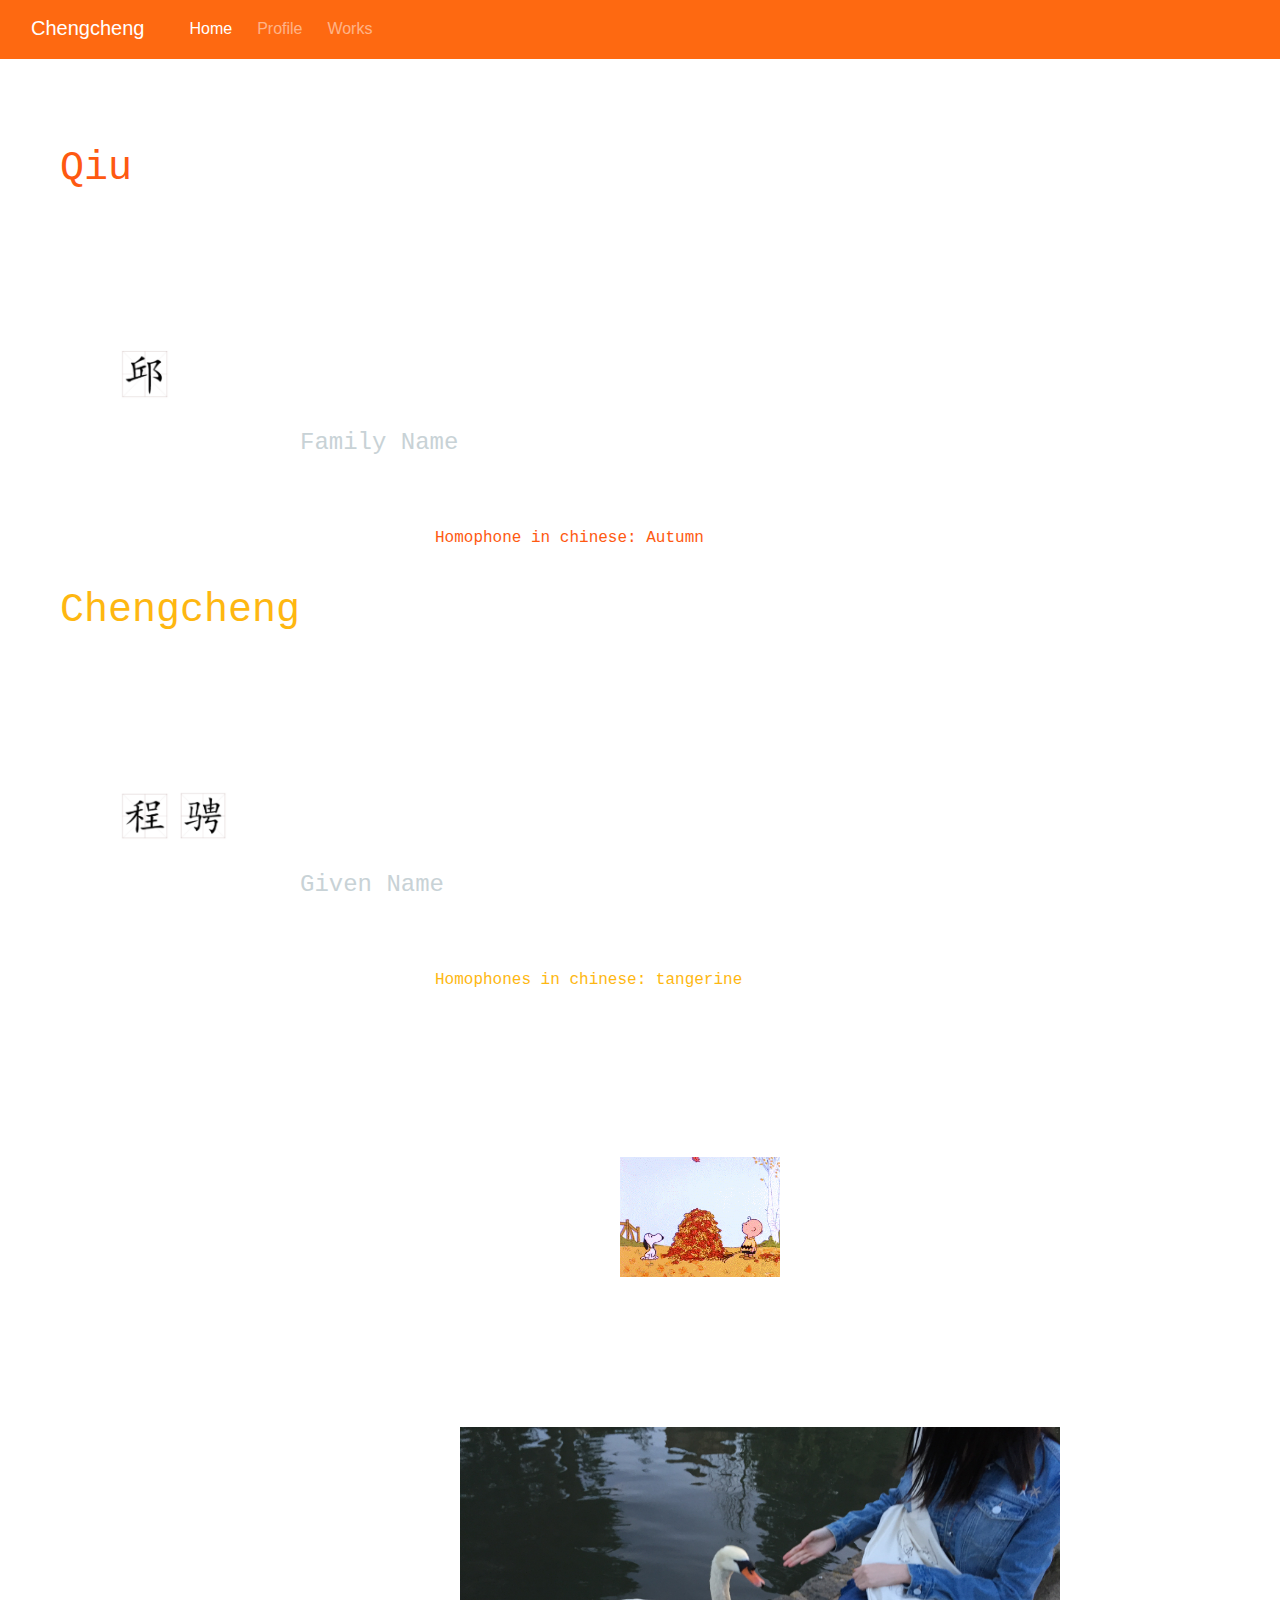
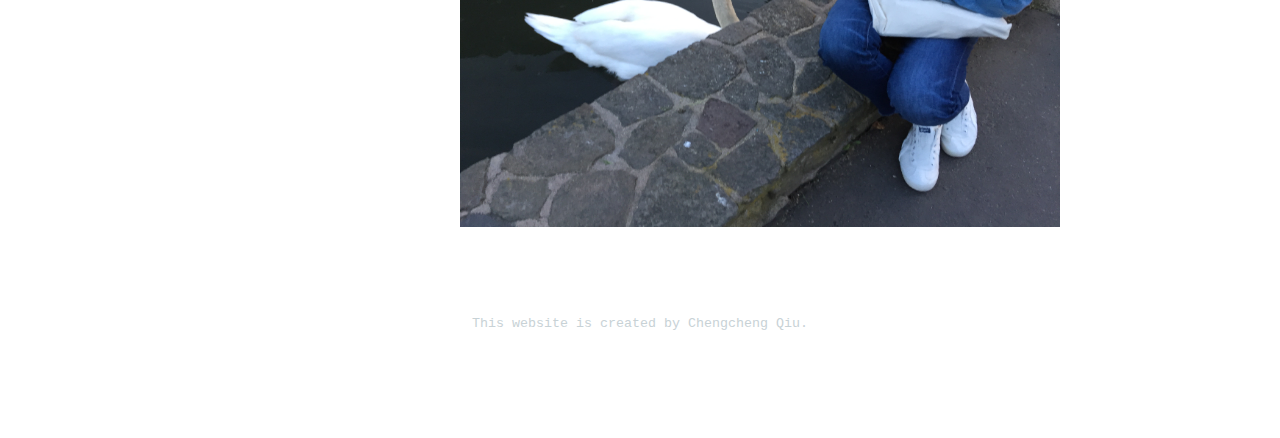
<file: index.html>
<!DOCTYPE html>
<html lang="en">
    <head>
        <!-- integrate Bootstrap -->
        <meta charset="utf-8"/>
        <meta name="viewport" content="width=device-width, initial-scale=1, shrink-to-fit=no"/>
        <link href="https://stackpath.bootstrapcdn.com/bootstrap/4.1.3/css/bootstrap.min.css" rel="stylesheet">

        <!-- integrate styles.css here -->
        <link href="styles.css" rel="stylesheet">

        <!-- integrate emoji -->
        <!-- reference from: https://afeld.github.io/emoji-css/> -->
        <link href="https://afeld.github.io/emoji-css/emoji.css" rel="stylesheet">

        <!-- title webpage -->
        <title>Chengcheng Qiu - Home </title>
    </head>

    <body class="bgif">

        <!-- Implement a navbar -->
        <!-- reference from: https://getbootstrap.com/docs/4.0/components/navbar/ -->
        <nav id="homeNavbar" class="navbar navbar-expand-lg navbar-dark" style="background-color: #FE6911;">
        <div class="container-fluid">

            <!-- navbar logo -->
            <a class="navbar-brand logo" href="index.html">
                Chengcheng &nbsp;<i class="em em-tangerine lg-tangerine"></i>&nbsp;<i class="em em-tangerine sm-tangerine"></i>
            </a>

            <!-- toggler button -->
            <button class="navbar-toggler" type="button" data-toggle="collapse" data-target="#navbarNav" aria-controls="navbarNav" aria-expanded="false" aria-label="Toggle navigation">
              <span class="navbar-toggler-icon"></span>
            </button>
            <!-- navbar options -->
            <div class="collapse navbar-collapse" id="navbarNav">
             <ul class="navbar-nav">
              <li class="active">
                <a class="nav-link" href="index.html">&nbsp;Home<span class="sr-only">(current)</span>&nbsp;&nbsp;</a>
              </li>
              <li class="nav-item">
                <a class="nav-link" href="profile.html">Profile&nbsp;&nbsp;</a>
              </li>
              <li class="nav-item">
                <a class="nav-link" href="works.html">Works&nbsp;&nbsp;</a>
              </li>
             </ul>
            </div>
        </div>
        </nav>

        <!-- header of page -->
        <header class="welcome_message">

        </header>

        <!-- introduce name on the home page-->
        <!-- 1. family name -->
        <div class="row align-items-center ">
            <div class="col">
                <h class="lastname_pinyin">
                    Qiu
                </h>
            </div>
        </div>
        <!-- chinese character of family name -->
        <div class="row" style="margin-left:120px;">
            <p class="name_character">
                <img alt="family name: Qiu" width="50" height="50" src="/picture/qiu.png"/>
            </p>
        </div>
        <!-- notes -->
        <p class="name_use">
            Family Name
        </p>
        <p class="lastnameNmore">
               Homophone in chinese: Autumn
        </p>

        <!-- 2. given name -->
        <h class="firstname_pinyin">
            Chengcheng
        </h>
        <!-- chinese character of given name -->
        <div class="row" style="margin-left:120px;">
            <p class="name_character">
                <img alt="given name: Cheng" width="50" height="50" src="/picture/cheng1.png"/>
                <img alt="Cheng" width="50" height="50" src="/picture/cheng2.png"/>
            </p>
        </div>
        <!-- notes -->
        <p class="name_use">
            Given Name
        </p>
        <p class="firstnameNmore">
            Homophones in chinese: tangerine
        </p>

        <!-- picture of fall -->
        <p class="fallpicture">
            <img alt="Fall" width="160" height="120" src="/picture/fall.gif"/>
        </p>
        <!-- picture of me -->
        <p class="homepicture">
            <img alt="To Here" width="600" height="400" src="/picture/cchomepage.jpg"/>
        </p>

        <!-- footer, resembles the logo -->
        <footer class="footnote">
            <i class="em em-tangerine sm-tangerine"></i> This website is created by Chengcheng Qiu. <i class="em em-tangerine lg-tangerine"></i>
            <pre>                                                               <i class="em em-tangerine sm-tangerine"></i></pre>
        </footer>

        <!-- Optional JavaScript, I'm using these in order to implement my navbar -->
        <!-- reference from: https://getbootstrap.com/docs/4.0/getting-started/introduction/ -->
        <!-- jQuery first, then Popper.js, then Bootstrap JS -->
        <script src="https://code.jquery.com/jquery-3.2.1.slim.min.js" integrity="sha384-KJ3o2DKtIkvYIK3UENzmM7KCkRr/rE9/Qpg6aAZGJwFDMVNA/GpGFF93hXpG5KkN" crossorigin="anonymous"></script>
        <script src="https://cdnjs.cloudflare.com/ajax/libs/popper.js/1.12.9/umd/popper.min.js" integrity="sha384-ApNbgh9B+Y1QKtv3Rn7W3mgPxhU9K/ScQsAP7hUibX39j7fakFPskvXusvfa0b4Q" crossorigin="anonymous"></script>
        <script src="https://maxcdn.bootstrapcdn.com/bootstrap/4.0.0/js/bootstrap.min.js" integrity="sha384-JZR6Spejh4U02d8jOt6vLEHfe/JQGiRRSQQxSfFWpi1MquVdAyjUar5+76PVCmYl" crossorigin="anonymous"></script>
    </body>
</html>
</file>
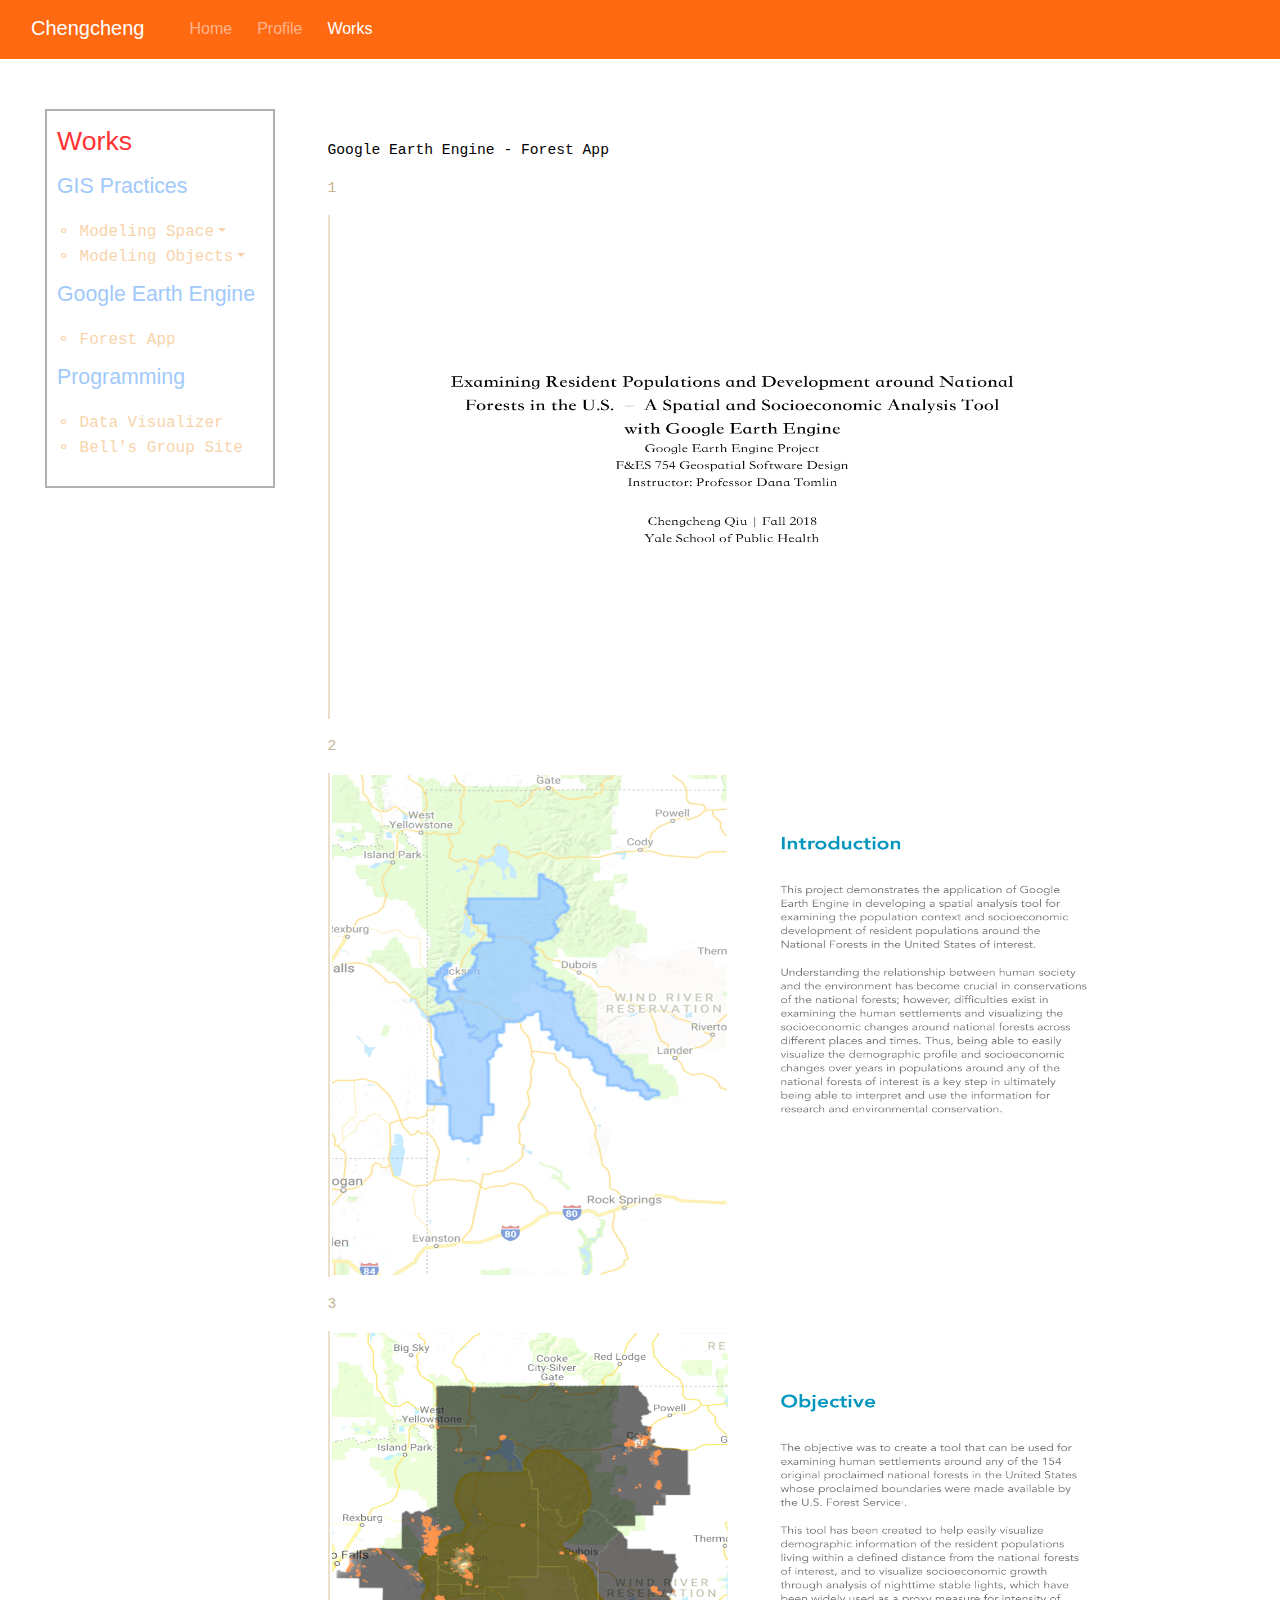
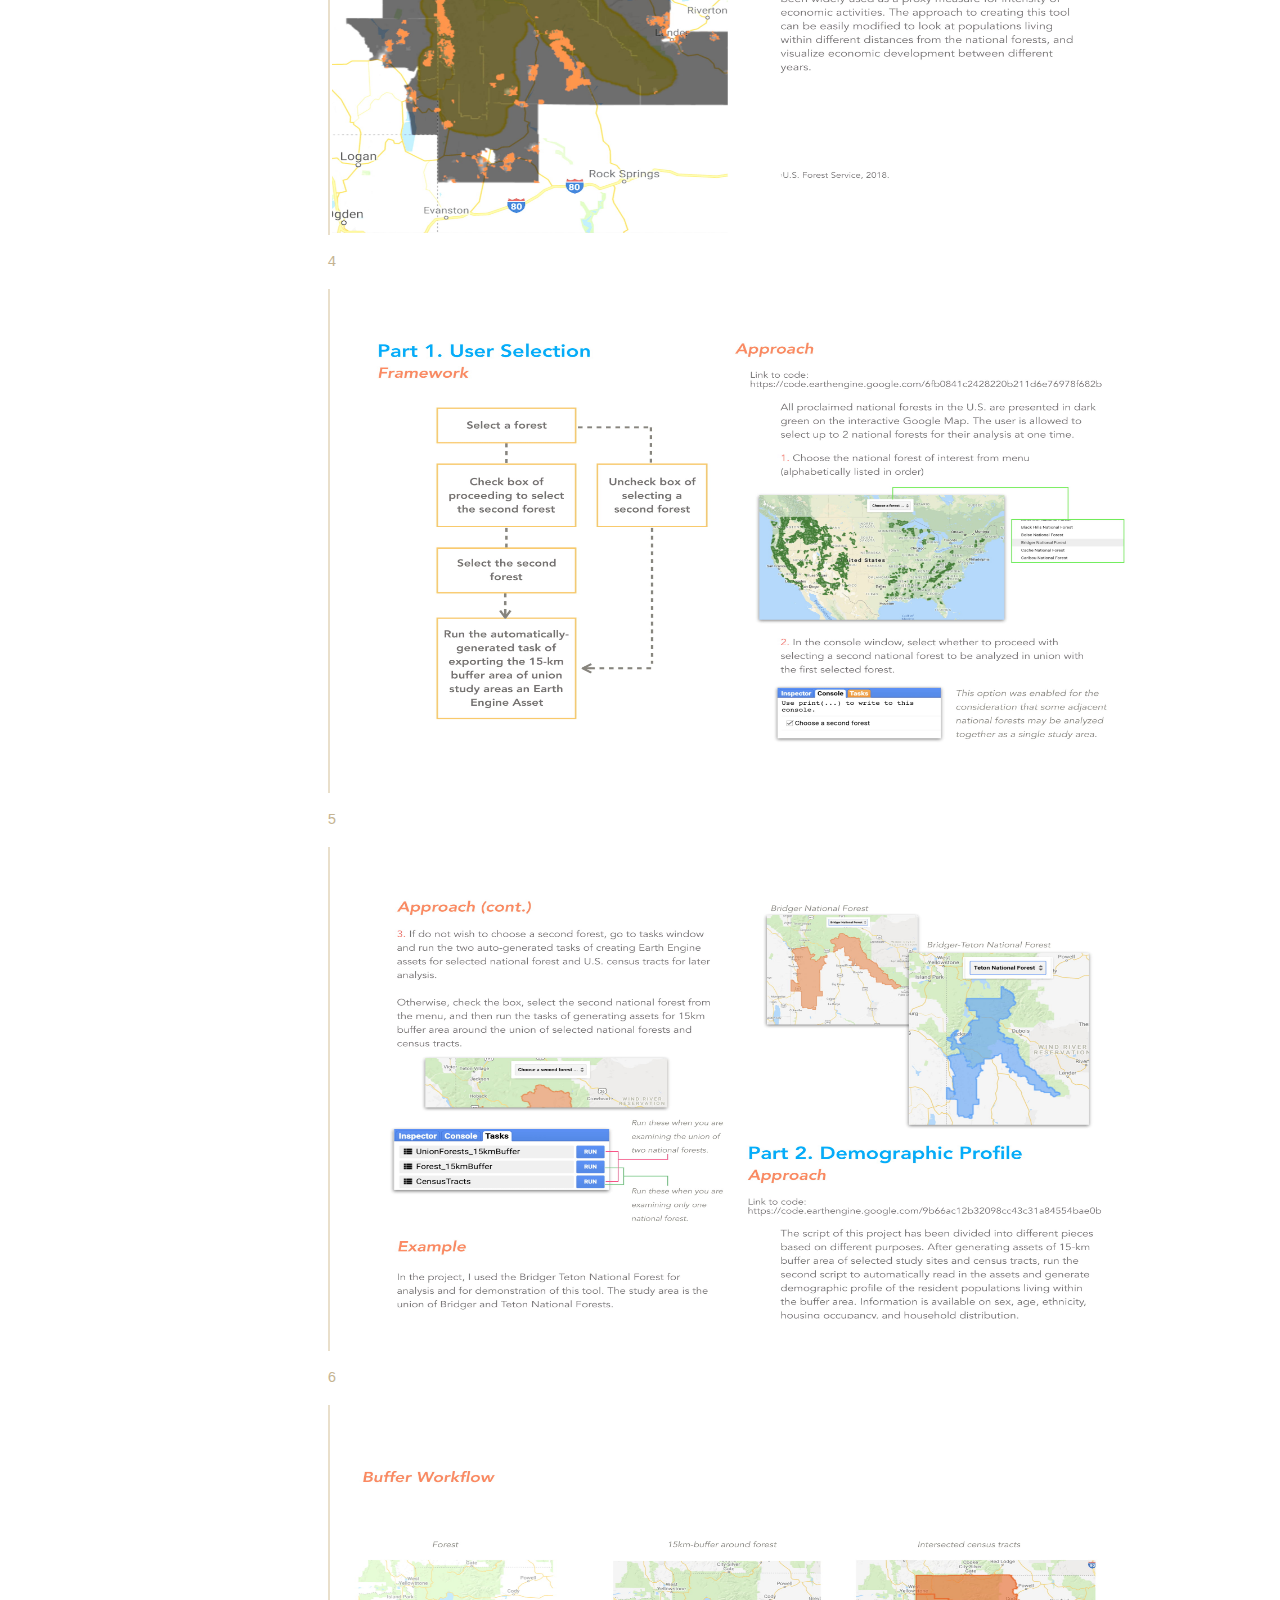
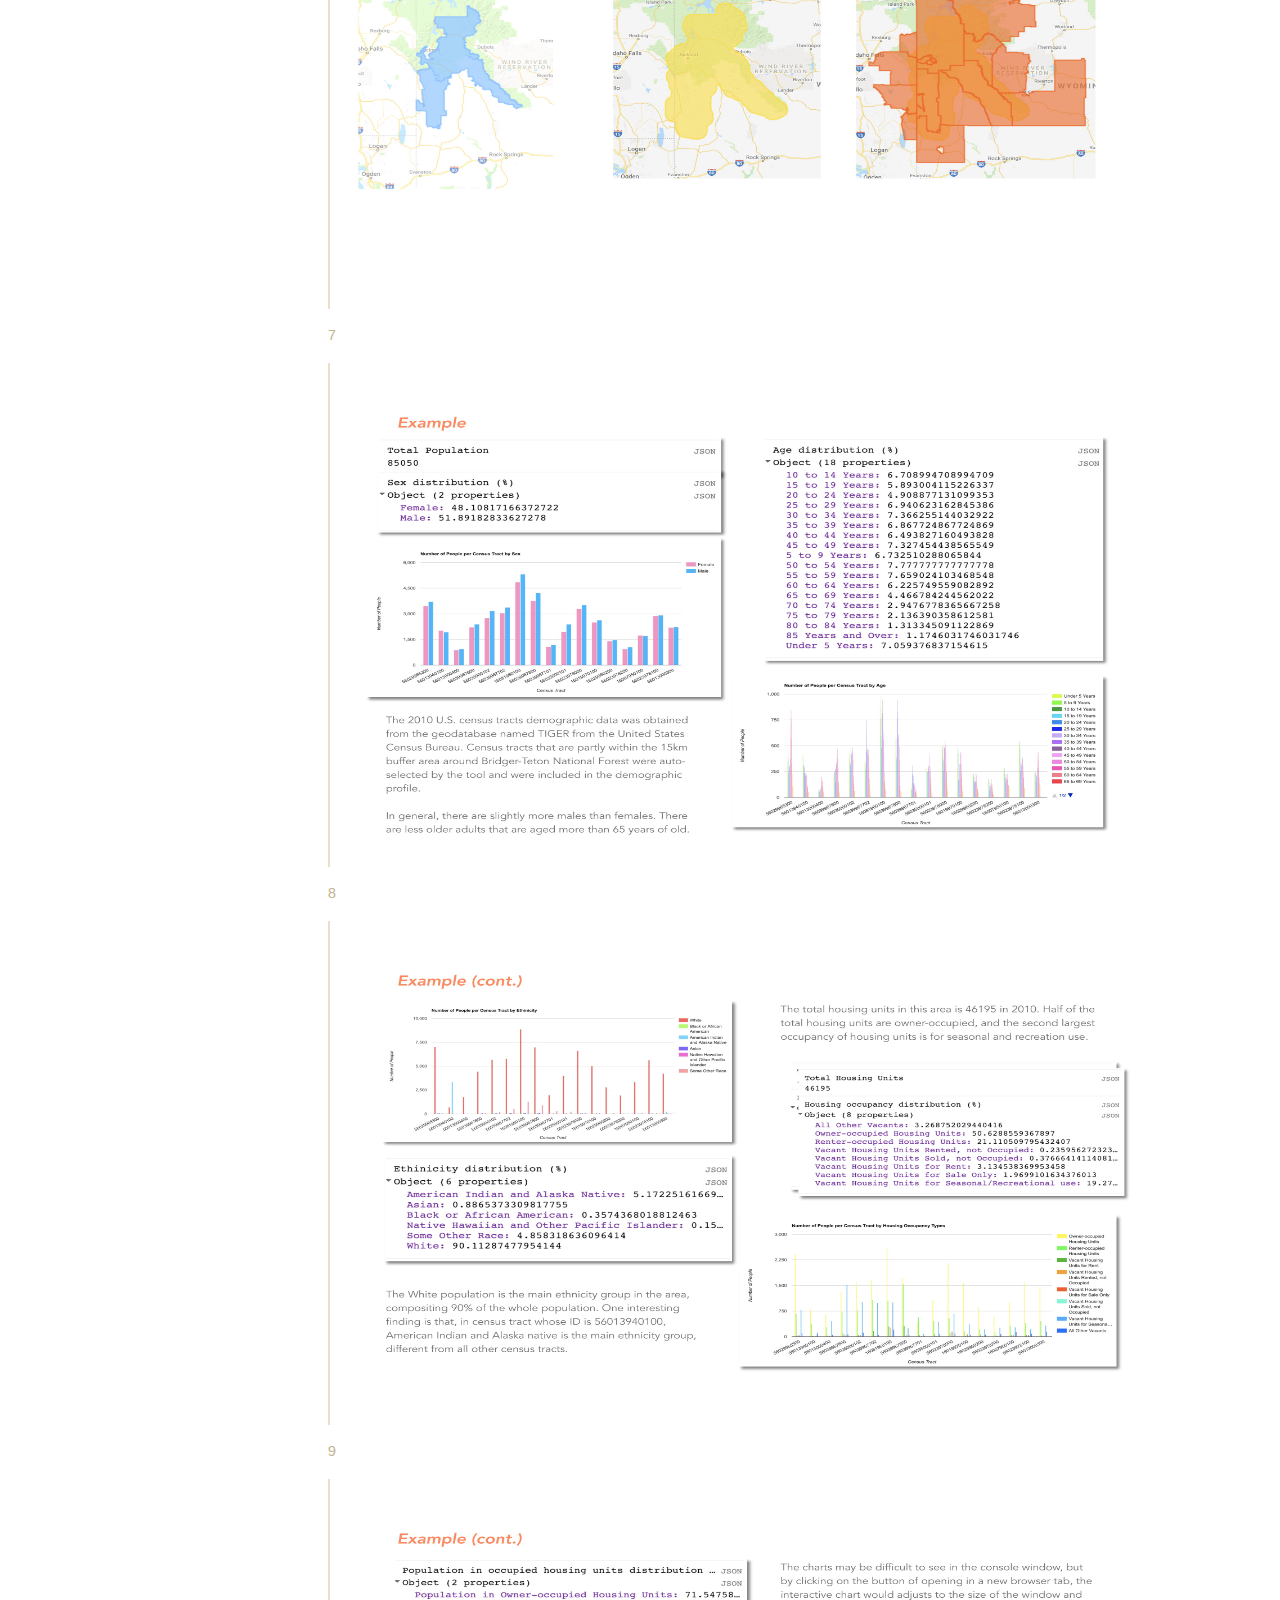
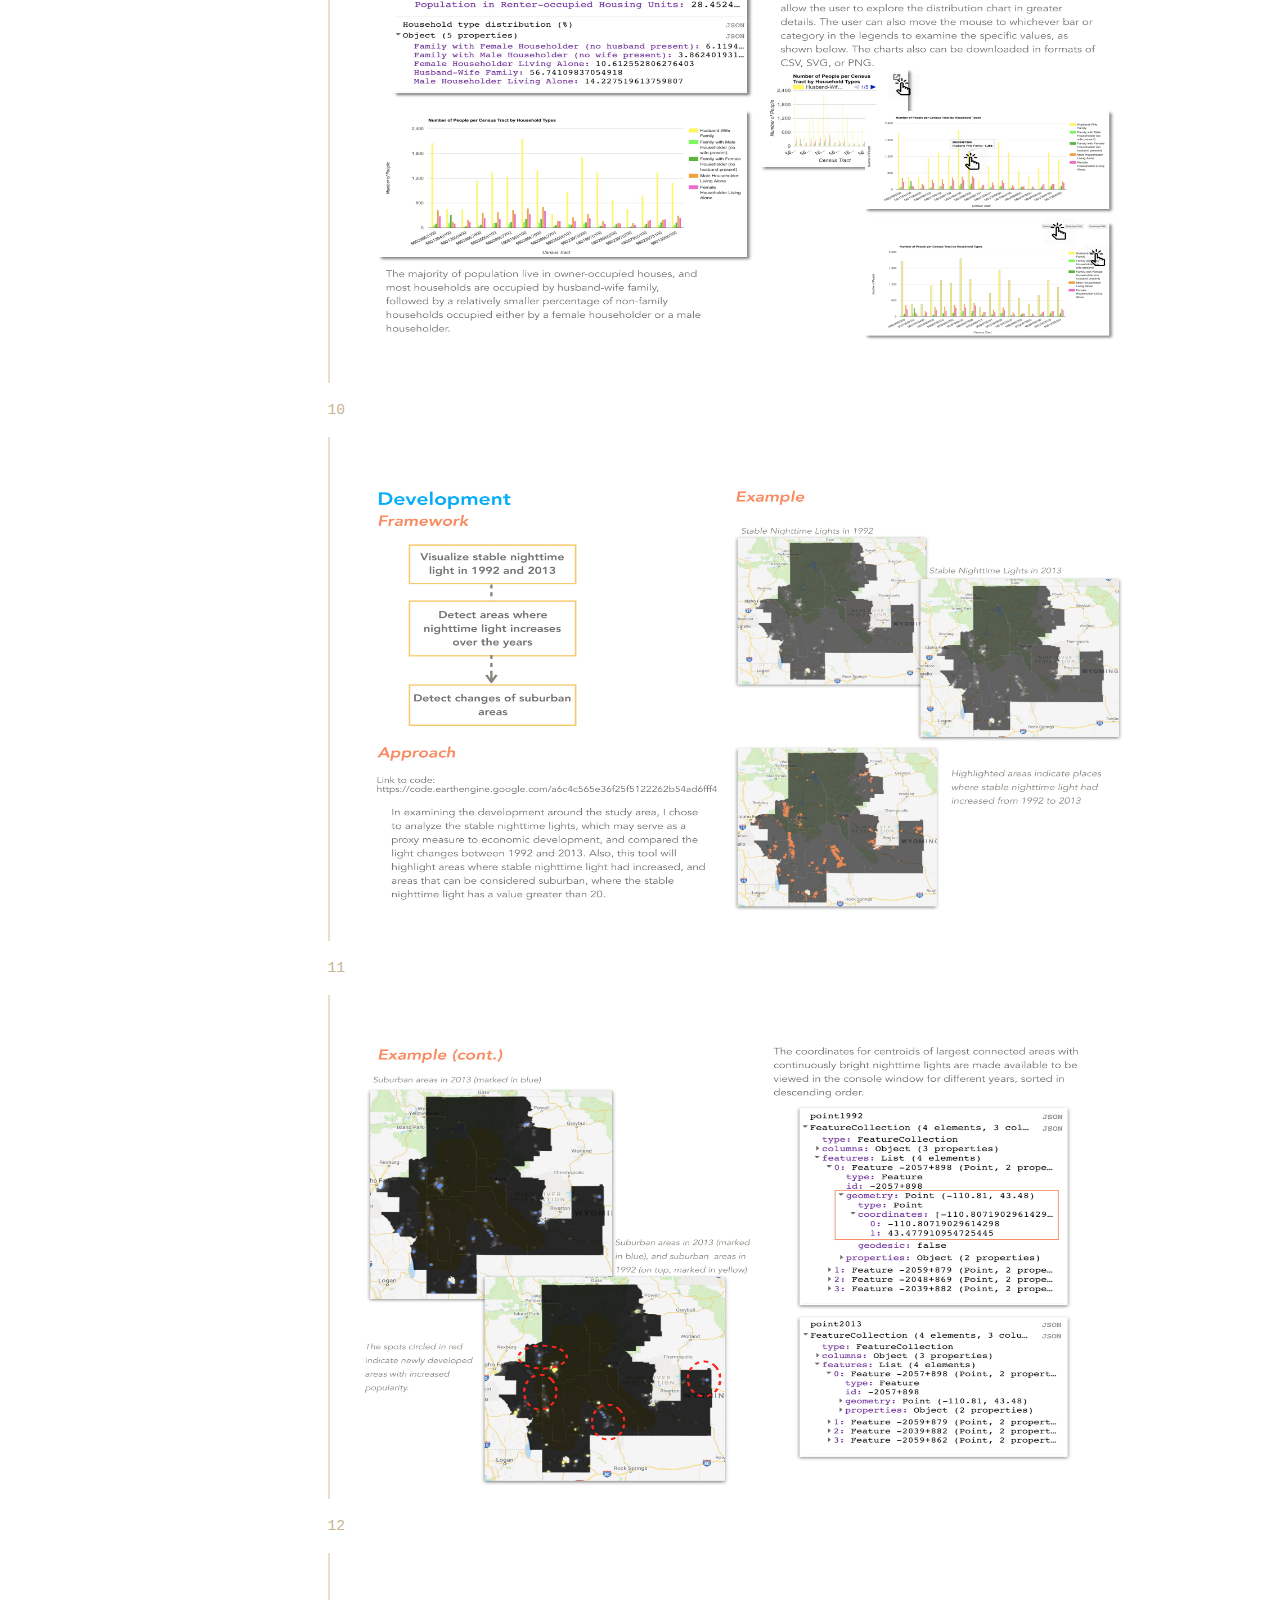
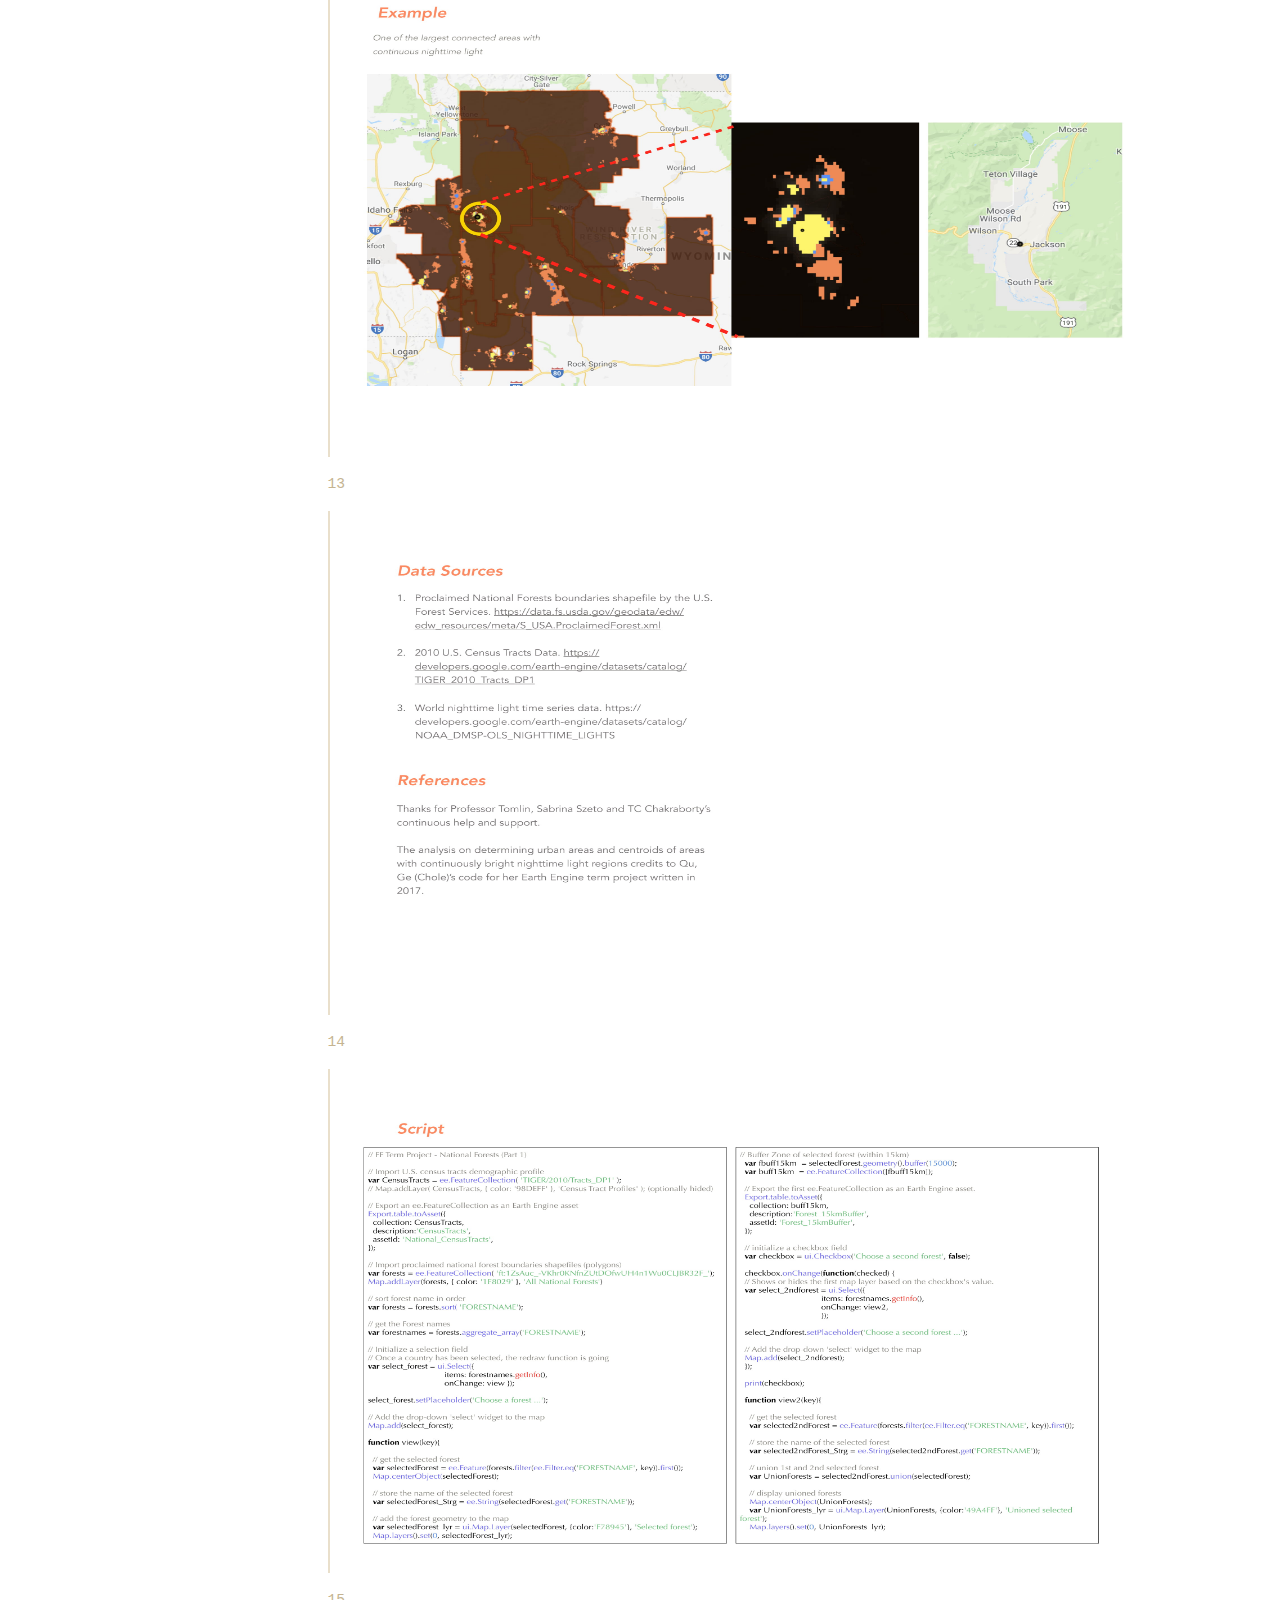
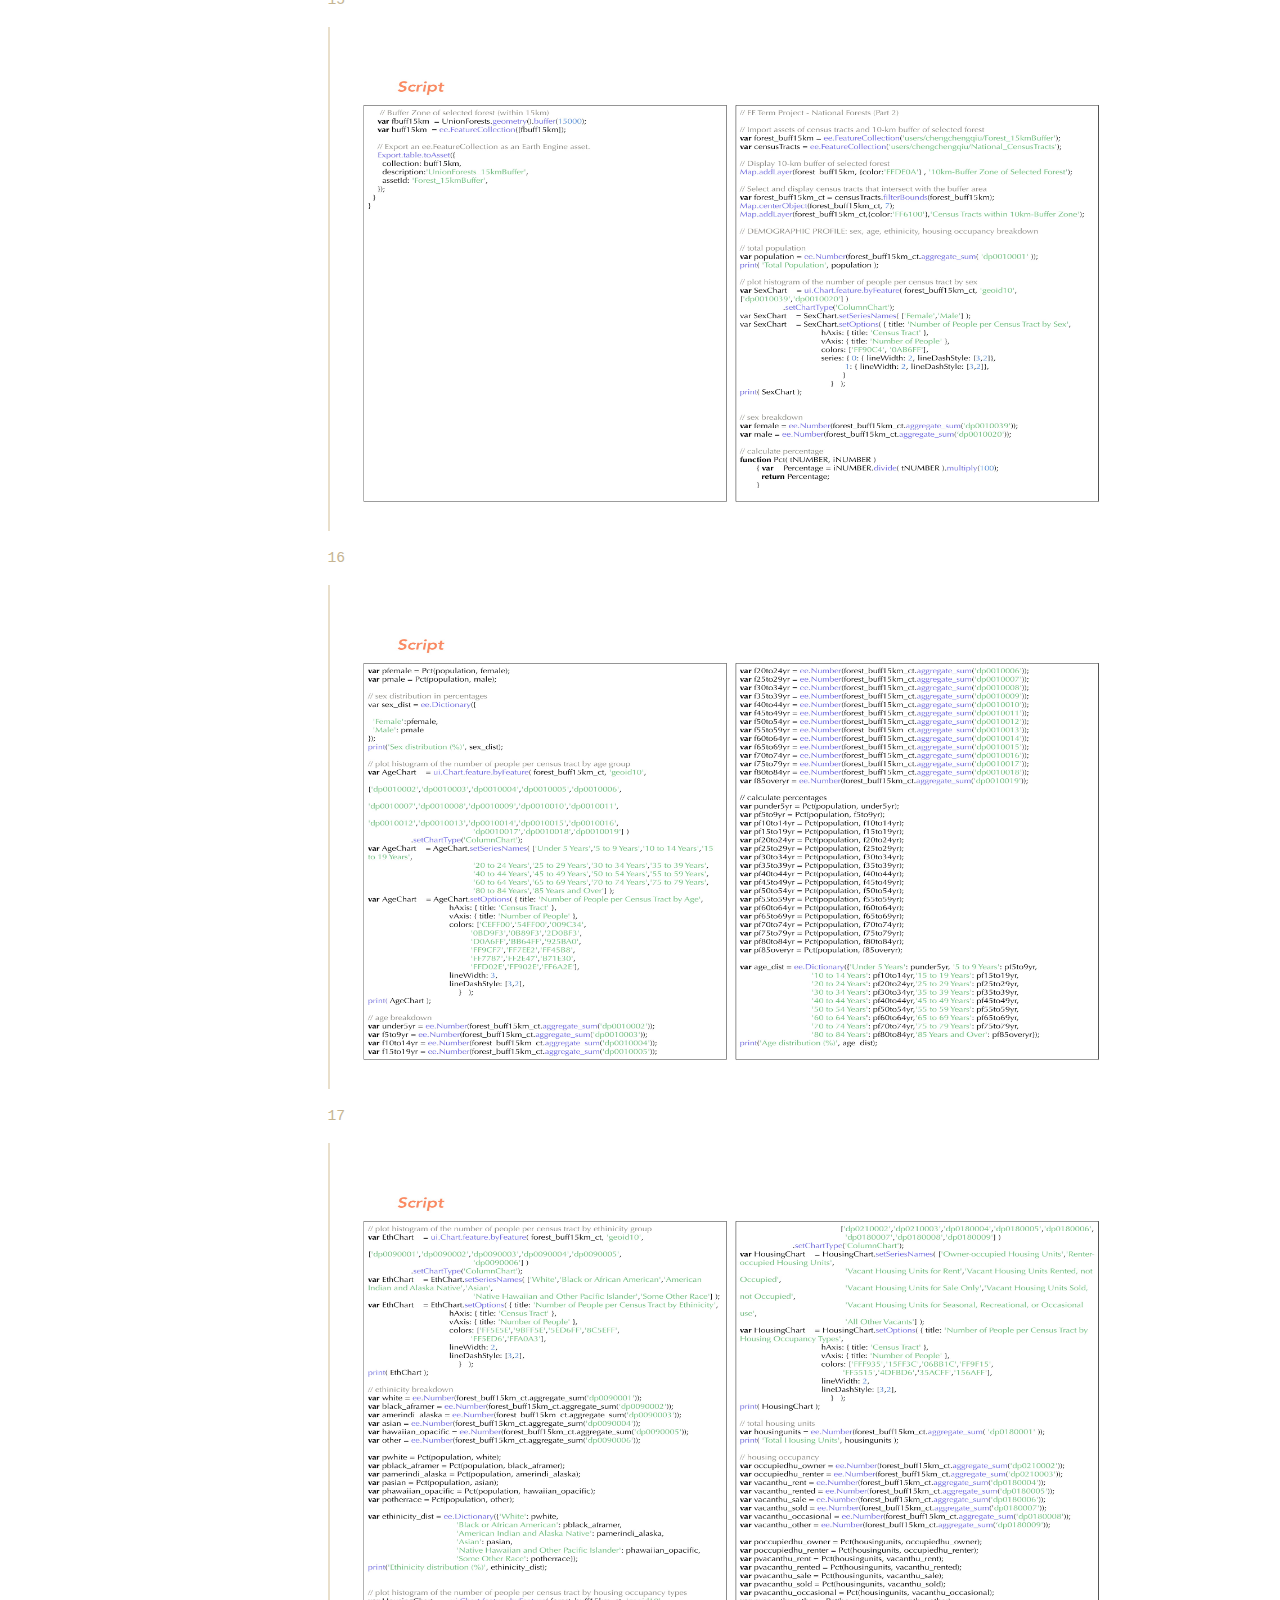
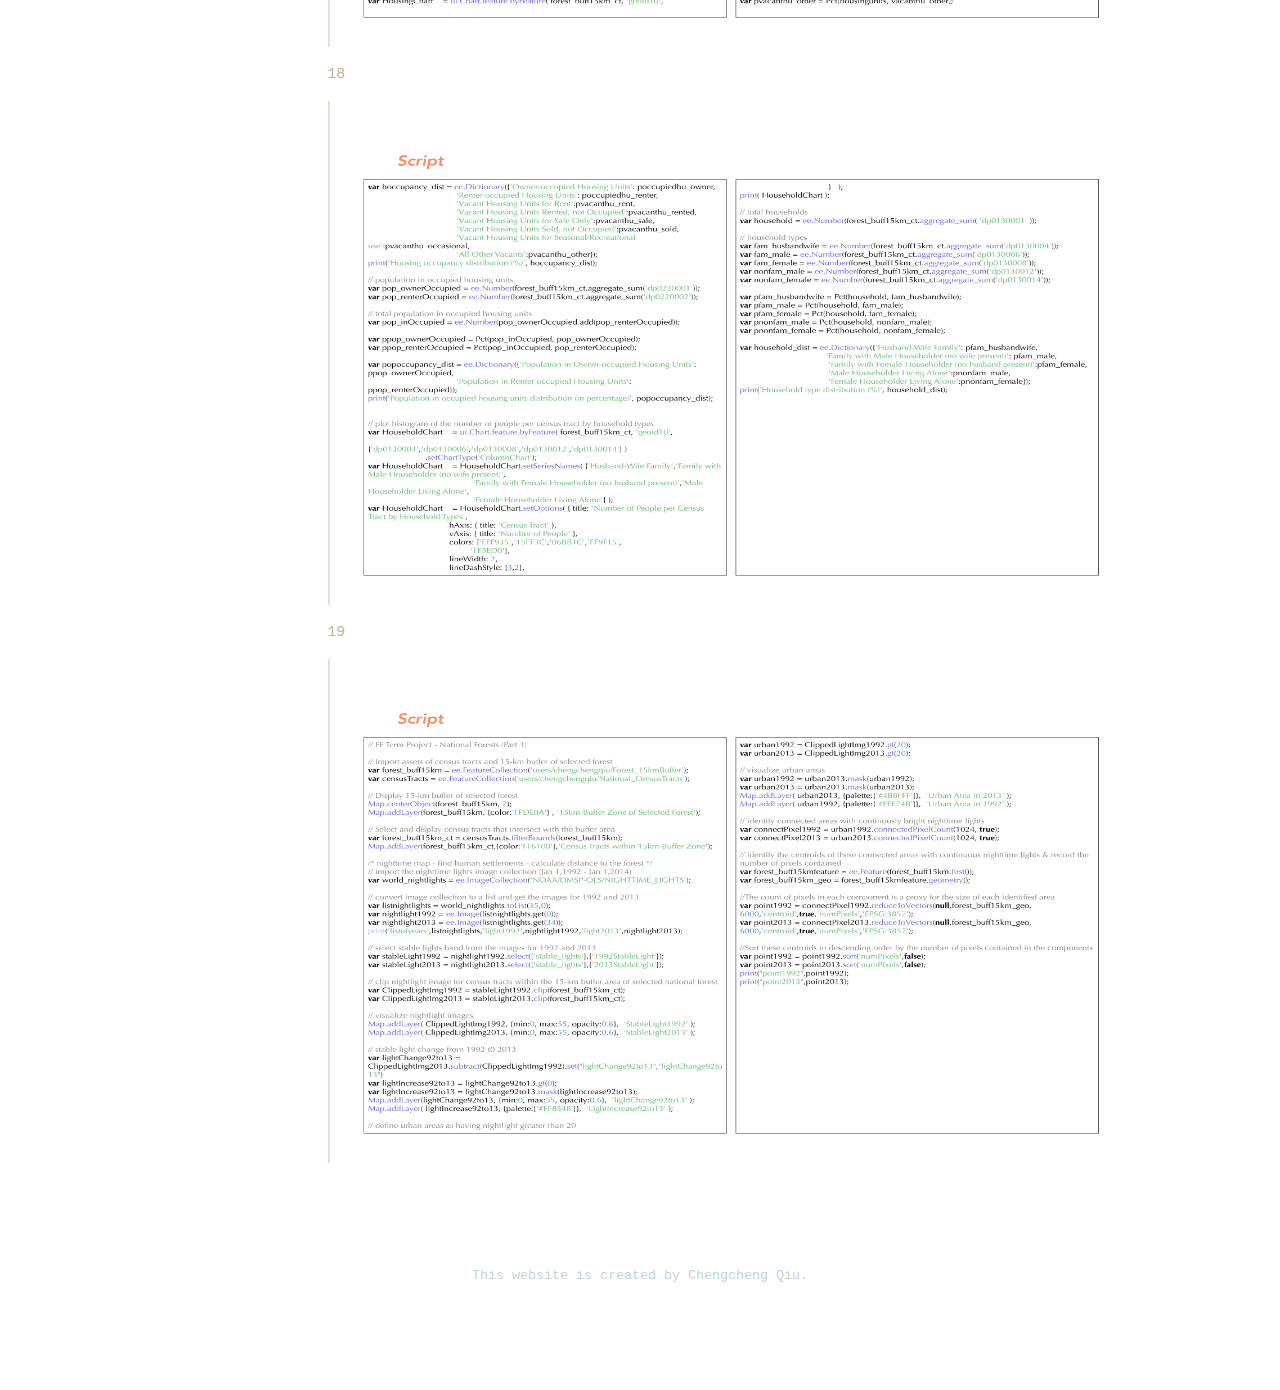
<file: EE1.html>
<!DOCTYPE html>
<html lang="en">
    <head>
        <!-- integrate Bootstrap -->
        <meta charset="utf-8"/>
        <meta name="viewport" content="width=device-width, initial-scale=1, shrink-to-fit=no"/>
        <link href="https://stackpath.bootstrapcdn.com/bootstrap/4.1.3/css/bootstrap.min.css" rel="stylesheet">

        <!-- integrate styles.css here -->
        <link href="styles.css" rel="stylesheet">

        <!-- integrate emoji -->
        <!-- reference from: https://afeld.github.io/emoji-css/> -->
        <link href="https://afeld.github.io/emoji-css/emoji.css" rel="stylesheet">


        <title>Chengcheng Qiu - Works</title>
    </head>

    <body>
        <!-- Implement a navbar -->
        <!-- reference from: https://getbootstrap.com/docs/4.0/components/navbar/ -->
        <nav id="homeNavbar" class="navbar navbar-expand-lg navbar-dark" style="background-color: #FE6911;">
        <div class="container-fluid">
          <!-- navbar logo -->
          <a class="navbar-brand logo" href="#">
              Chengcheng &nbsp;<i class="em em-tangerine lg-tangerine"></i>&nbsp;<i class="em em-tangerine sm-tangerine"></i>
          </a>

            <!-- toggler button -->
            <button class="navbar-toggler" type="button" data-toggle="collapse" data-target="#navbarNav" aria-controls="navbarNav" aria-expanded="false" aria-label="Toggle navigation">
              <span class="navbar-toggler-icon"></span>
            </button>
            <!-- navbar options -->
            <div class="collapse navbar-collapse" id="navbarNav">
             <ul class="navbar-nav">
               <li class="nav-item">
                 <a class="nav-link" href="index.html">&nbsp;Home&nbsp;&nbsp;</a>
               </li>
               <li class="nav-item">
                 <a class="nav-link" href="profile.html">Profile&nbsp;&nbsp;</a>
               </li>
               <li class="active">
                 <a class="nav-link" href="works.html">Works&nbsp;&nbsp;<span class="sr-only">(current)</span></a>
               </li>
             </ul>
            </div>
        </div>
        </nav>

        <div class="row">
        <!-- left-hand side menu for selecting works -->
        <div class="col-sm-3">
        <div class="wrapper">
            <!-- Sidebar -->
            <nav id="sidebar">
                <div class="sidebar-header">
                    <h class="submenu_title" >Works</h>
                </div>

                <ul class="list-unstyled components">
                    <p class="submenu_subtitle">GIS Practices</p>
                    <li class="active">
                        <a href="#homeSubmenu" data-toggle="collapse" aria-expanded="false"
                        class="dropdown-toggle submenu_listing submenu">&#9900;&nbsp;Modeling Space</a>

                        <ul class="collapse list-unstyled submenu_item" id="homeSubmenu">
                            <li>
                                <a href="space1.html" class="submenu">Exercise 1</a>
                            </li>
                            <li>
                                <a href="space2.html" class="submenu">Exercise 2</a>
                            </li>
                            <li>
                                <a href="space3.html" class="submenu">Exercise 3</a>
                            </li>
                        </ul>
                    </li>
                    <li>
                        <a href="#pageSubmenu" data-toggle="collapse" aria-expanded="false"
                        class="dropdown-toggle submenu_listing submenu">&#9900;&nbsp;Modeling Objects</a>

                        <ul class="collapse list-unstyled submenu_item" id="pageSubmenu">
                            <li>
                                <a href="object1.html" class="submenu">Exercise 1</a>
                            </li>
                            <li>
                                <a href="object2.html" class="submenu">Exercise 2</a>
                            </li>
                        </ul>
                    </li>

                    <p class="submenu_subtitle">Google Earth Engine</p>
                    <li>
                        <a href="EE1.html" class="submenu_listing submenu">&#9900;&nbsp;Forest App</a>
                    </li>
                    <p class="submenu_subtitle">Programming</p>
                      <li>
                          <a href="#" class="submenu_listing submenu">&#9900;&nbsp;Data Visualizer</a>
                      </li>
                      <li>
                          <a href="#" class="submenu_listing submenu">&#9900;&nbsp;Bell's Group Site</a>
                      </li>
                </ul>
            </nav>

        </div>
        </div>

        <div class="col">
          <p class="content_description">
            Google Earth Engine - Forest App<br>
          </p>
          <p class="pagenumber">1</p>
          <p class="contents">
            <img src="/works/EE1/1.jpg" width="800px" height="500px">
          </p>
          <p class="pagenumber">2</p>
          <p class="contents">
            <img src="/works/EE1/2.jpg" width="800px" height="500px">
          </p>
          <p class="pagenumber">3</p>
          <p class="contents">
            <img src="/works/EE1/3.jpg" width="800px" height="500px">
          </p>
          <p class="pagenumber">4</p>
          <p class="contents">
            <img src="/works/EE1/4.jpg" width="800px" height="500px">
          </p>
          <p class="pagenumber">5</p>
          <p class="contents">
            <img src="/works/EE1/5.jpg" width="800px" height="500px">
          </p>
          <p class="pagenumber">6</p>
          <p class="contents">
            <img src="/works/EE1/6.jpg" width="800px" height="500px">
          </p>
          <p class="pagenumber">7</p>
          <p class="contents">
            <img src="/works/EE1/7.jpg" width="800px" height="500px">
          </p>
          <p class="pagenumber">8</p>
          <p class="contents">
            <img src="/works/EE1/8.jpg" width="800px" height="500px">
          </p>
          <p class="pagenumber">9</p>
          <p class="contents">
            <img src="/works/EE1/9.jpg" width="800px" height="500px">
          </p>
          <p class="pagenumber">10</p>
          <p class="contents">
            <img src="/works/EE1/10.jpg" width="800px" height="500px">
          </p>
          <p class="pagenumber">11</p>
          <p class="contents">
            <img src="/works/EE1/11.jpg" width="800px" height="500px">
          </p>
          <p class="pagenumber">12</p>
          <p class="contents">
            <img src="/works/EE1/12.jpg" width="800px" height="500px">
          </p>
          <p class="pagenumber">13</p>
          <p class="contents">
            <img src="/works/EE1/13.jpg" width="800px" height="500px">
          </p>
          <p class="pagenumber">14</p>
          <p class="contents">
            <img src="/works/EE1/14.jpg" width="800px" height="500px">
          </p>
          <p class="pagenumber">15</p>
          <p class="contents">
            <img src="/works/EE1/15.jpg" width="800px" height="500px">
          </p>
          <p class="pagenumber">16</p>
          <p class="contents">
            <img src="/works/EE1/16.jpg" width="800px" height="500px">
          </p>
          <p class="pagenumber">17</p>
          <p class="contents">
            <img src="/works/EE1/17.jpg" width="800px" height="500px">
          </p>
          <p class="pagenumber">18</p>
          <p class="contents">
            <img src="/works/EE1/18.jpg" width="800px" height="500px">
          </p>
          <p class="pagenumber">19</p>
          <p class="contents">
            <img src="/works/EE1/19.jpg" width="800px" height="500px">
          </p>
        </div>
      </div>

          <!-- footer, resembles the logo -->
          <footer class="footnote">
              <i class="em em-tangerine sm-tangerine"></i> This website is created by Chengcheng Qiu. <i class="em em-tangerine lg-tangerine"></i>
              <pre>                                                               <i class="em em-tangerine sm-tangerine"></i></pre>
          </footer>

        <!-- Optional JavaScript, I'm using these in order to implement my navbar -->
        <!-- reference from: https://getbootstrap.com/docs/4.0/getting-started/introduction/ -->
        <!-- jQuery first, then Popper.js, then Bootstrap JS -->
        <script src="https://code.jquery.com/jquery-3.2.1.slim.min.js" integrity="sha384-KJ3o2DKtIkvYIK3UENzmM7KCkRr/rE9/Qpg6aAZGJwFDMVNA/GpGFF93hXpG5KkN" crossorigin="anonymous"></script>
        <script src="https://cdnjs.cloudflare.com/ajax/libs/popper.js/1.12.9/umd/popper.min.js" integrity="sha384-ApNbgh9B+Y1QKtv3Rn7W3mgPxhU9K/ScQsAP7hUibX39j7fakFPskvXusvfa0b4Q" crossorigin="anonymous"></script>
        <script src="https://maxcdn.bootstrapcdn.com/bootstrap/4.0.0/js/bootstrap.min.js" integrity="sha384-JZR6Spejh4U02d8jOt6vLEHfe/JQGiRRSQQxSfFWpi1MquVdAyjUar5+76PVCmYl" crossorigin="anonymous"></script>
    </body>
</html>
</file>
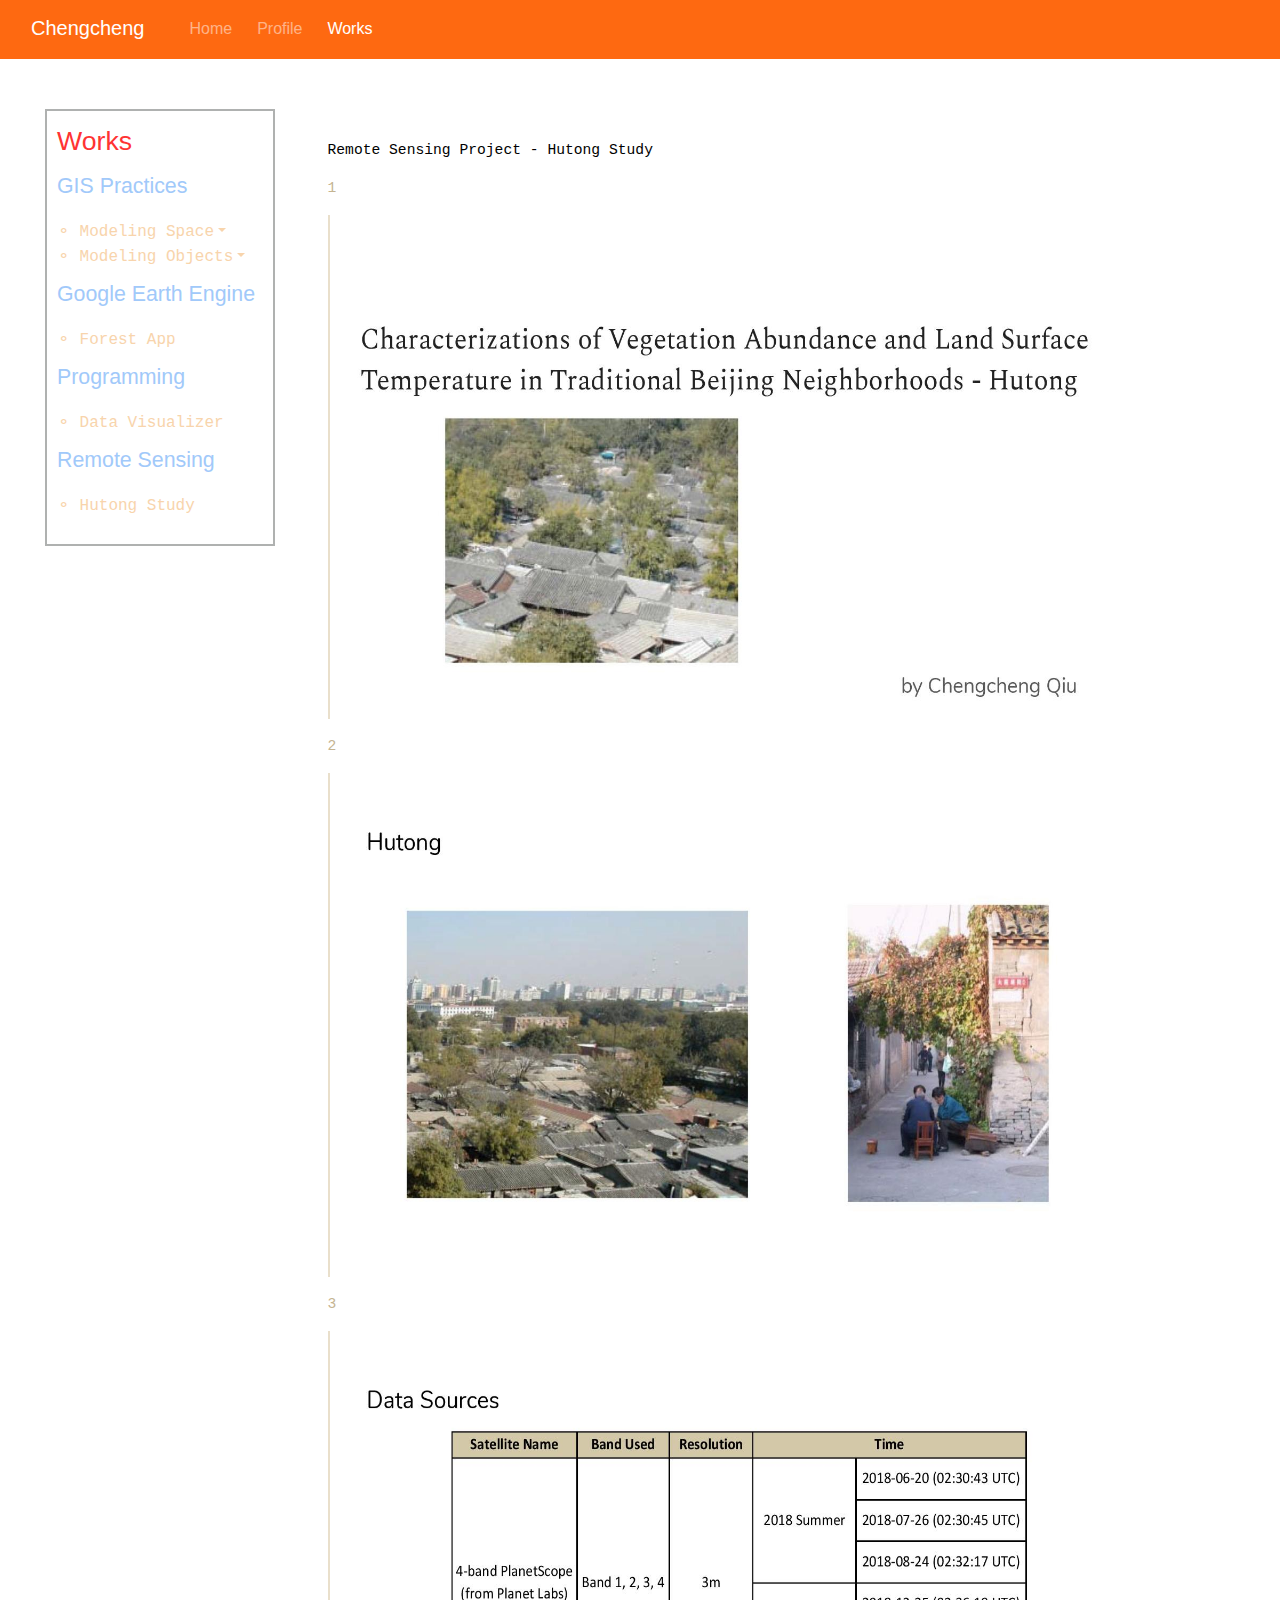
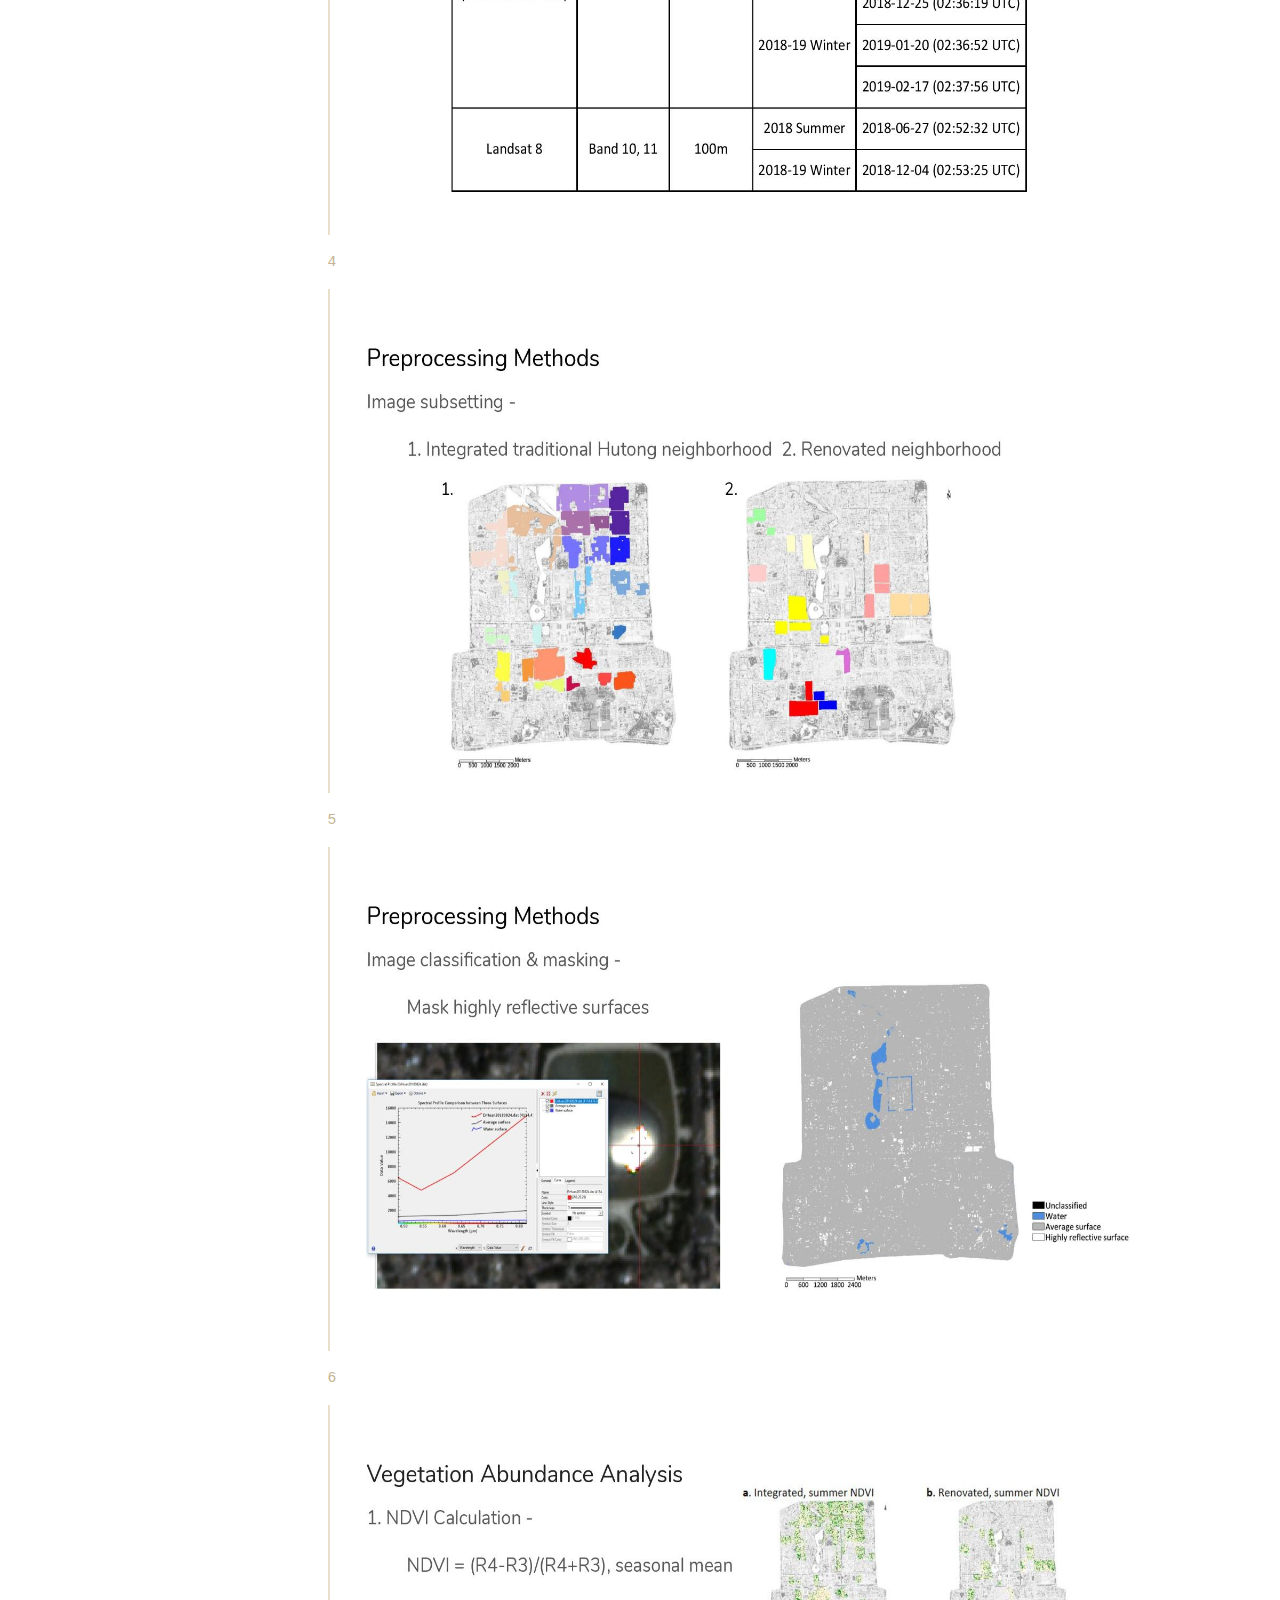
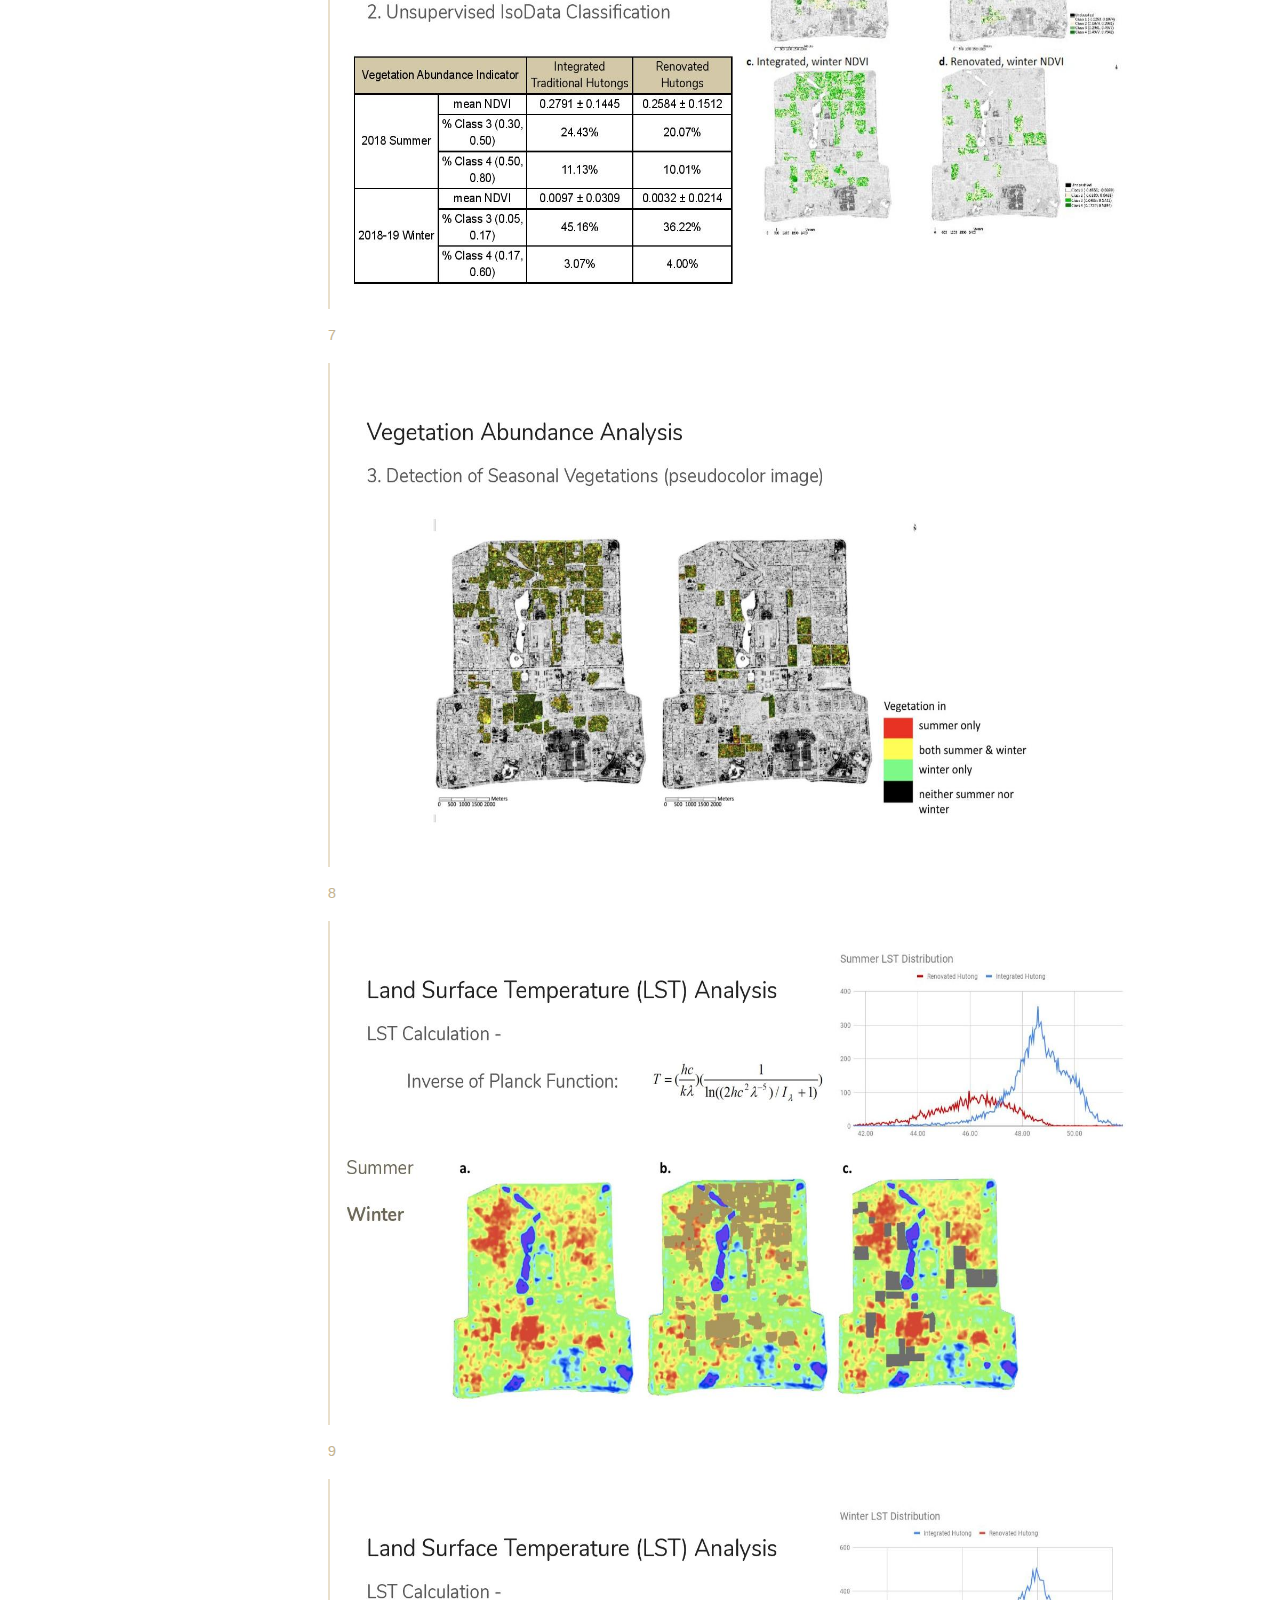
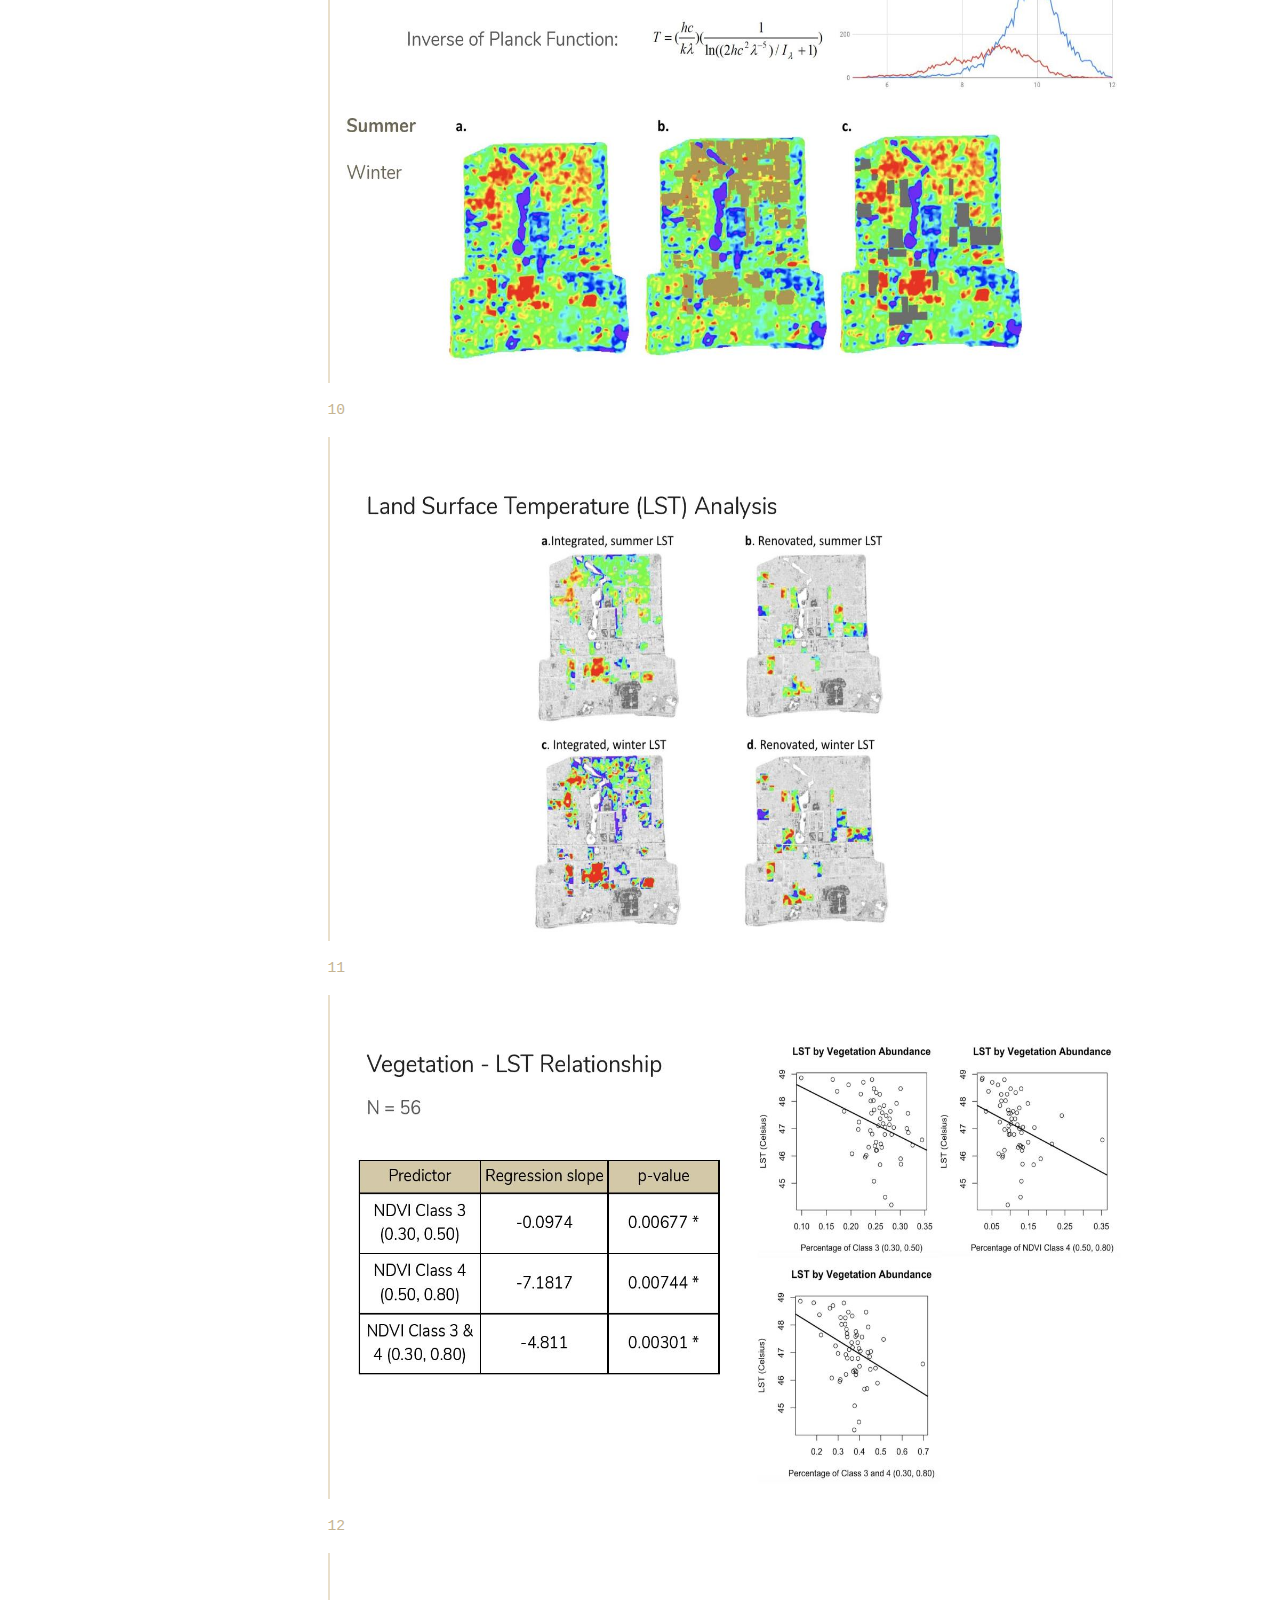
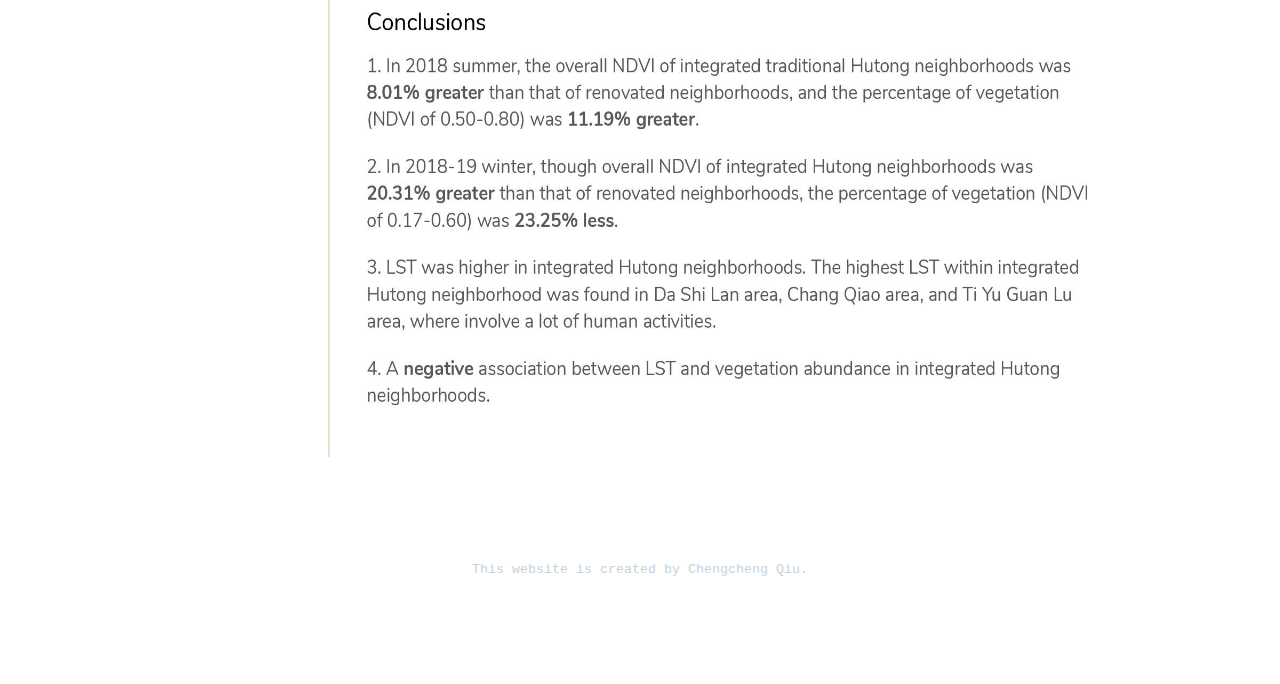
<file: hutong.html>
<!DOCTYPE html>
<html lang="en">
    <head>
        <!-- integrate Bootstrap -->
        <meta charset="utf-8"/>
        <meta name="viewport" content="width=device-width, initial-scale=1, shrink-to-fit=no"/>
        <link href="https://stackpath.bootstrapcdn.com/bootstrap/4.1.3/css/bootstrap.min.css" rel="stylesheet">

        <!-- integrate styles.css here -->
        <link href="styles.css" rel="stylesheet">

        <!-- integrate emoji -->
        <!-- reference from: https://afeld.github.io/emoji-css/> -->
        <link href="https://afeld.github.io/emoji-css/emoji.css" rel="stylesheet">


        <title>Chengcheng Qiu - Works</title>
    </head>

    <body>
        <!-- Implement a navbar -->
        <!-- reference from: https://getbootstrap.com/docs/4.0/components/navbar/ -->
        <nav id="homeNavbar" class="navbar navbar-expand-lg navbar-dark" style="background-color: #FE6911;">
        <div class="container-fluid">
          <!-- navbar logo -->
          <a class="navbar-brand logo" href="index.html">
              Chengcheng &nbsp;<i class="em em-tangerine lg-tangerine"></i>&nbsp;<i class="em em-tangerine sm-tangerine"></i>
          </a>

            <!-- toggler button -->
            <button class="navbar-toggler" type="button" data-toggle="collapse" data-target="#navbarNav" aria-controls="navbarNav" aria-expanded="false" aria-label="Toggle navigation">
              <span class="navbar-toggler-icon"></span>
            </button>
            <!-- navbar options -->
            <div class="collapse navbar-collapse" id="navbarNav">
             <ul class="navbar-nav">
               <li class="nav-item">
                 <a class="nav-link" href="index.html">&nbsp;Home&nbsp;&nbsp;</a>
               </li>
               <li class="nav-item">
                 <a class="nav-link" href="profile.html">Profile&nbsp;&nbsp;</a>
               </li>
               <li class="active">
                 <a class="nav-link" href="works.html">Works&nbsp;&nbsp;<span class="sr-only">(current)</span></a>
               </li>
             </ul>
            </div>
        </div>
        </nav>

        <div class="row">
        <!-- left-hand side menu for selecting works -->
        <div class="col-sm-3">
        <div class="wrapper">
            <!-- Sidebar -->
            <nav id="sidebar">
                <div class="sidebar-header">
                    <a href="works.html" class="submenu_title">Works</a>
                </div>

                <ul class="list-unstyled components">
                    <p class="submenu_subtitle">GIS Practices</p>
                    <li class="active">
                        <a href="#homeSubmenu" data-toggle="collapse" aria-expanded="false"
                        class="dropdown-toggle submenu_listing submenu">&#9900;&nbsp;Modeling Space</a>

                        <ul class="collapse list-unstyled submenu_item" id="homeSubmenu">
                            <li>
                                <a href="space1.html" class="submenu">Exercise 1</a>
                            </li>
                            <li>
                                <a href="space2.html" class="submenu">Exercise 2</a>
                            </li>
                            <li>
                                <a href="space3.html" class="submenu">Exercise 3</a>
                            </li>
                            <li>
                                <a href="space4.html" class="submenu">Exercise 4</a>
                            </li>
                        </ul>
                    </li>
                    <li>
                        <a href="#pageSubmenu" data-toggle="collapse" aria-expanded="false"
                        class="dropdown-toggle submenu_listing submenu">&#9900;&nbsp;Modeling Objects</a>

                        <ul class="collapse list-unstyled submenu_item" id="pageSubmenu">
                          <li>
                              <a href="object1.html" class="submenu">Exercise 1</a>
                          </li>
                        </ul>
                    </li>

                    <p class="submenu_subtitle">Google Earth Engine</p>
                    <li>
                        <a href="EE1.html" class="submenu_listing submenu">&#9900;&nbsp;Forest App</a>
                    </li>
                    <p class="submenu_subtitle">Programming</p>
                      <li>
                          <a href="visualizer.html" class="submenu_listing submenu">&#9900;&nbsp;Data Visualizer</a>
                      </li>
                    <p class="submenu_subtitle">Remote Sensing</p>
                      <li>
                          <a href="hutong.html" class="submenu_listing submenu">&#9900;&nbsp;Hutong Study</a>
                      </li>
                </ul>
            </nav>

        </div>
        </div>

        <div class="col">
          <p class="content_description">
            Remote Sensing Project - Hutong Study
          </p>
          <p class="pagenumber">1</p>
          <p class="contents">
            <img src="/works/hutong/1.jpg" width="800px" height="500px">
          </p>
          <p class="pagenumber">2</p>
          <p class="contents">
            <img src="/works/hutong/2.jpg" width="800px" height="500px">
          </p>
          <p class="pagenumber">3</p>
          <p class="contents">
            <img src="/works/hutong/3.jpg" width="800px" height="500px">
          </p>
          <p class="pagenumber">4</p>
          <p class="contents">
            <img src="/works/hutong/4.jpg" width="800px" height="500px">
          </p>
          <p class="pagenumber">5</p>
          <p class="contents">
            <img src="/works/hutong/5.jpg" width="800px" height="500px">
          </p>
          <p class="pagenumber">6</p>
          <p class="contents">
            <img src="/works/hutong/6.jpg" width="800px" height="500px">
          </p>
          <p class="pagenumber">7</p>
          <p class="contents">
            <img src="/works/hutong/7.jpg" width="800px" height="500px">
          </p>
          <p class="pagenumber">8</p>
          <p class="contents">
            <img src="/works/hutong/8.jpg" width="800px" height="500px">
          </p>
          <p class="pagenumber">9</p>
          <p class="contents">
            <img src="/works/hutong/9.jpg" width="800px" height="500px">
          </p>
          <p class="pagenumber">10</p>
          <p class="contents">
            <img src="/works/hutong/10.jpg" width="800px" height="500px">
          </p>
          <p class="pagenumber">11</p>
          <p class="contents">
            <img src="/works/hutong/11.jpg" width="800px" height="500px">
          </p>
          <p class="pagenumber">12</p>
          <p class="contents">
            <img src="/works/hutong/12.jpg" width="800px" height="500px">
          </p>
        </div>
      </div>

          <!-- footer, resembles the logo -->
          <footer class="footnote">
              <i class="em em-tangerine sm-tangerine"></i> This website is created by Chengcheng Qiu. <i class="em em-tangerine lg-tangerine"></i>
              <pre>                                                               <i class="em em-tangerine sm-tangerine"></i></pre>
          </footer>

        <!-- Optional JavaScript, I'm using these in order to implement my navbar -->
        <!-- reference from: https://getbootstrap.com/docs/4.0/getting-started/introduction/ -->
        <!-- jQuery first, then Popper.js, then Bootstrap JS -->
        <script src="https://code.jquery.com/jquery-3.2.1.slim.min.js" integrity="sha384-KJ3o2DKtIkvYIK3UENzmM7KCkRr/rE9/Qpg6aAZGJwFDMVNA/GpGFF93hXpG5KkN" crossorigin="anonymous"></script>
        <script src="https://cdnjs.cloudflare.com/ajax/libs/popper.js/1.12.9/umd/popper.min.js" integrity="sha384-ApNbgh9B+Y1QKtv3Rn7W3mgPxhU9K/ScQsAP7hUibX39j7fakFPskvXusvfa0b4Q" crossorigin="anonymous"></script>
        <script src="https://maxcdn.bootstrapcdn.com/bootstrap/4.0.0/js/bootstrap.min.js" integrity="sha384-JZR6Spejh4U02d8jOt6vLEHfe/JQGiRRSQQxSfFWpi1MquVdAyjUar5+76PVCmYl" crossorigin="anonymous"></script>
    </body>
</html>
</file>
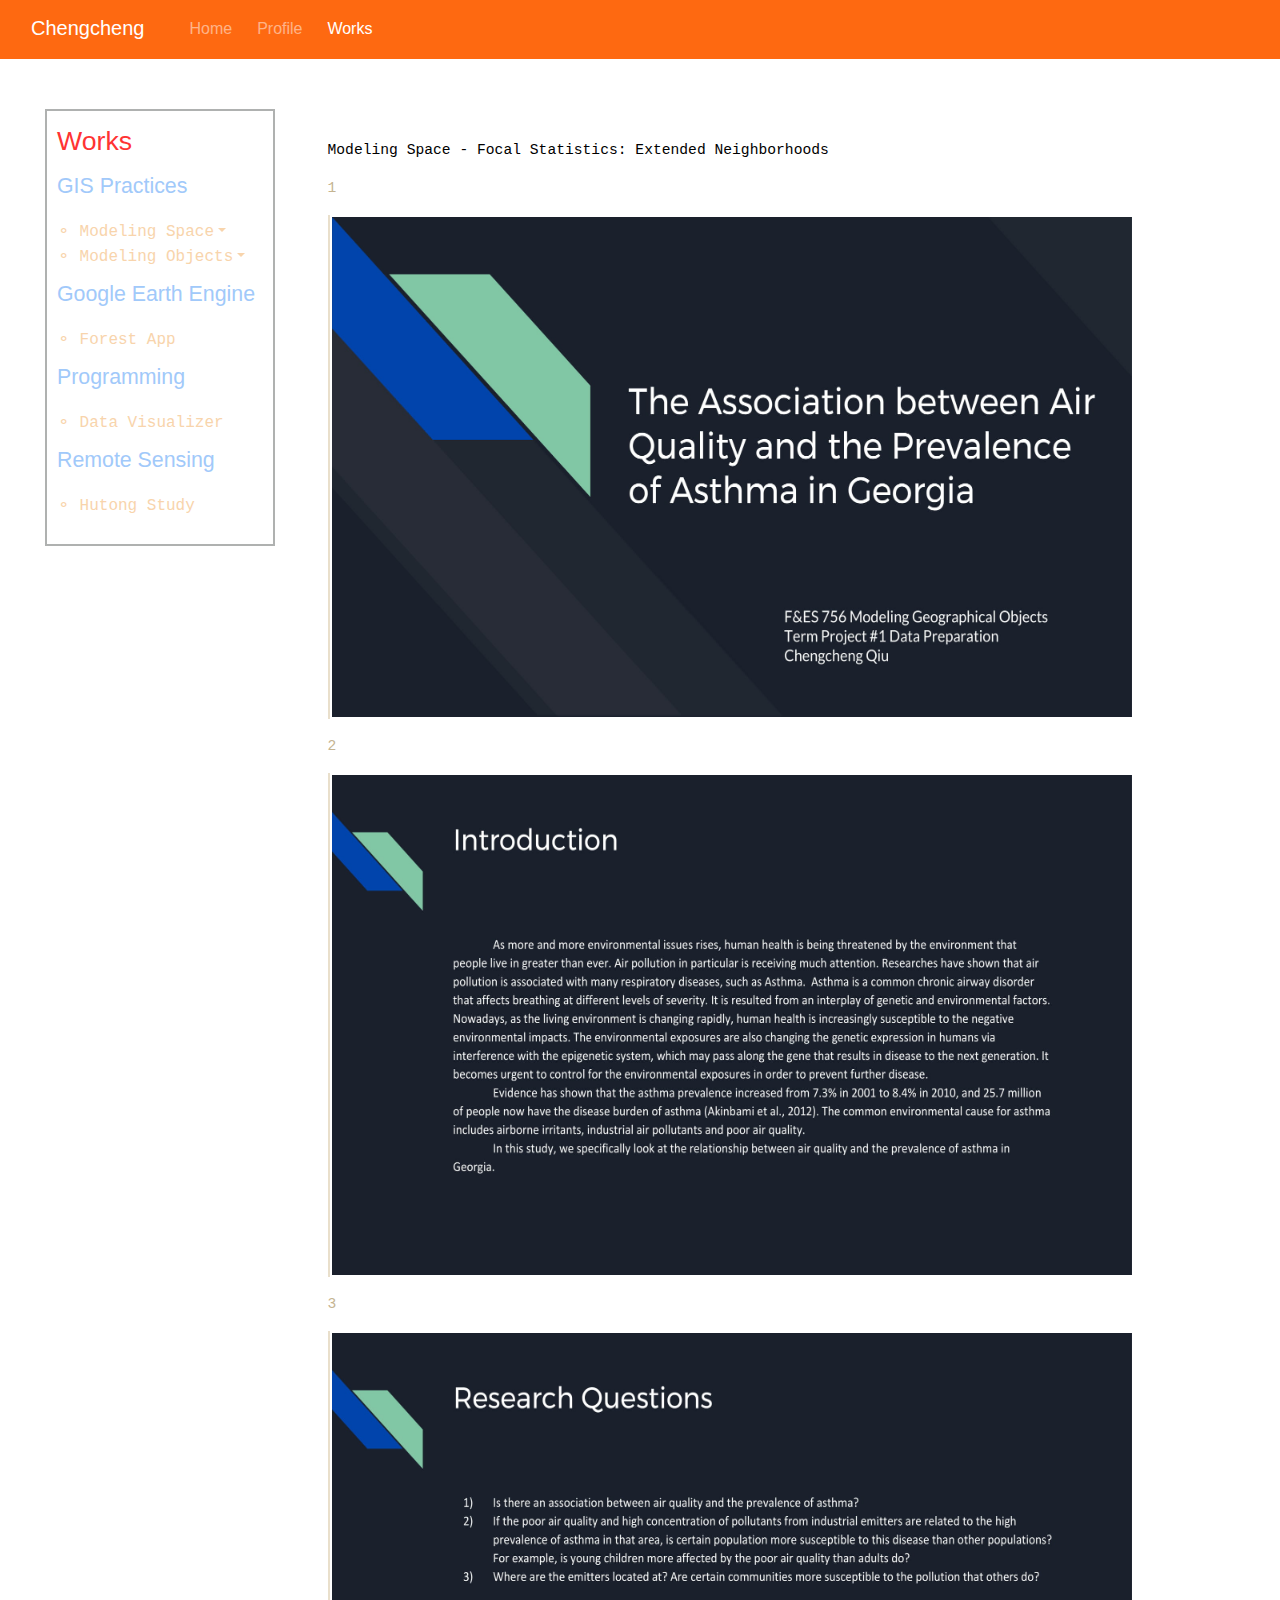
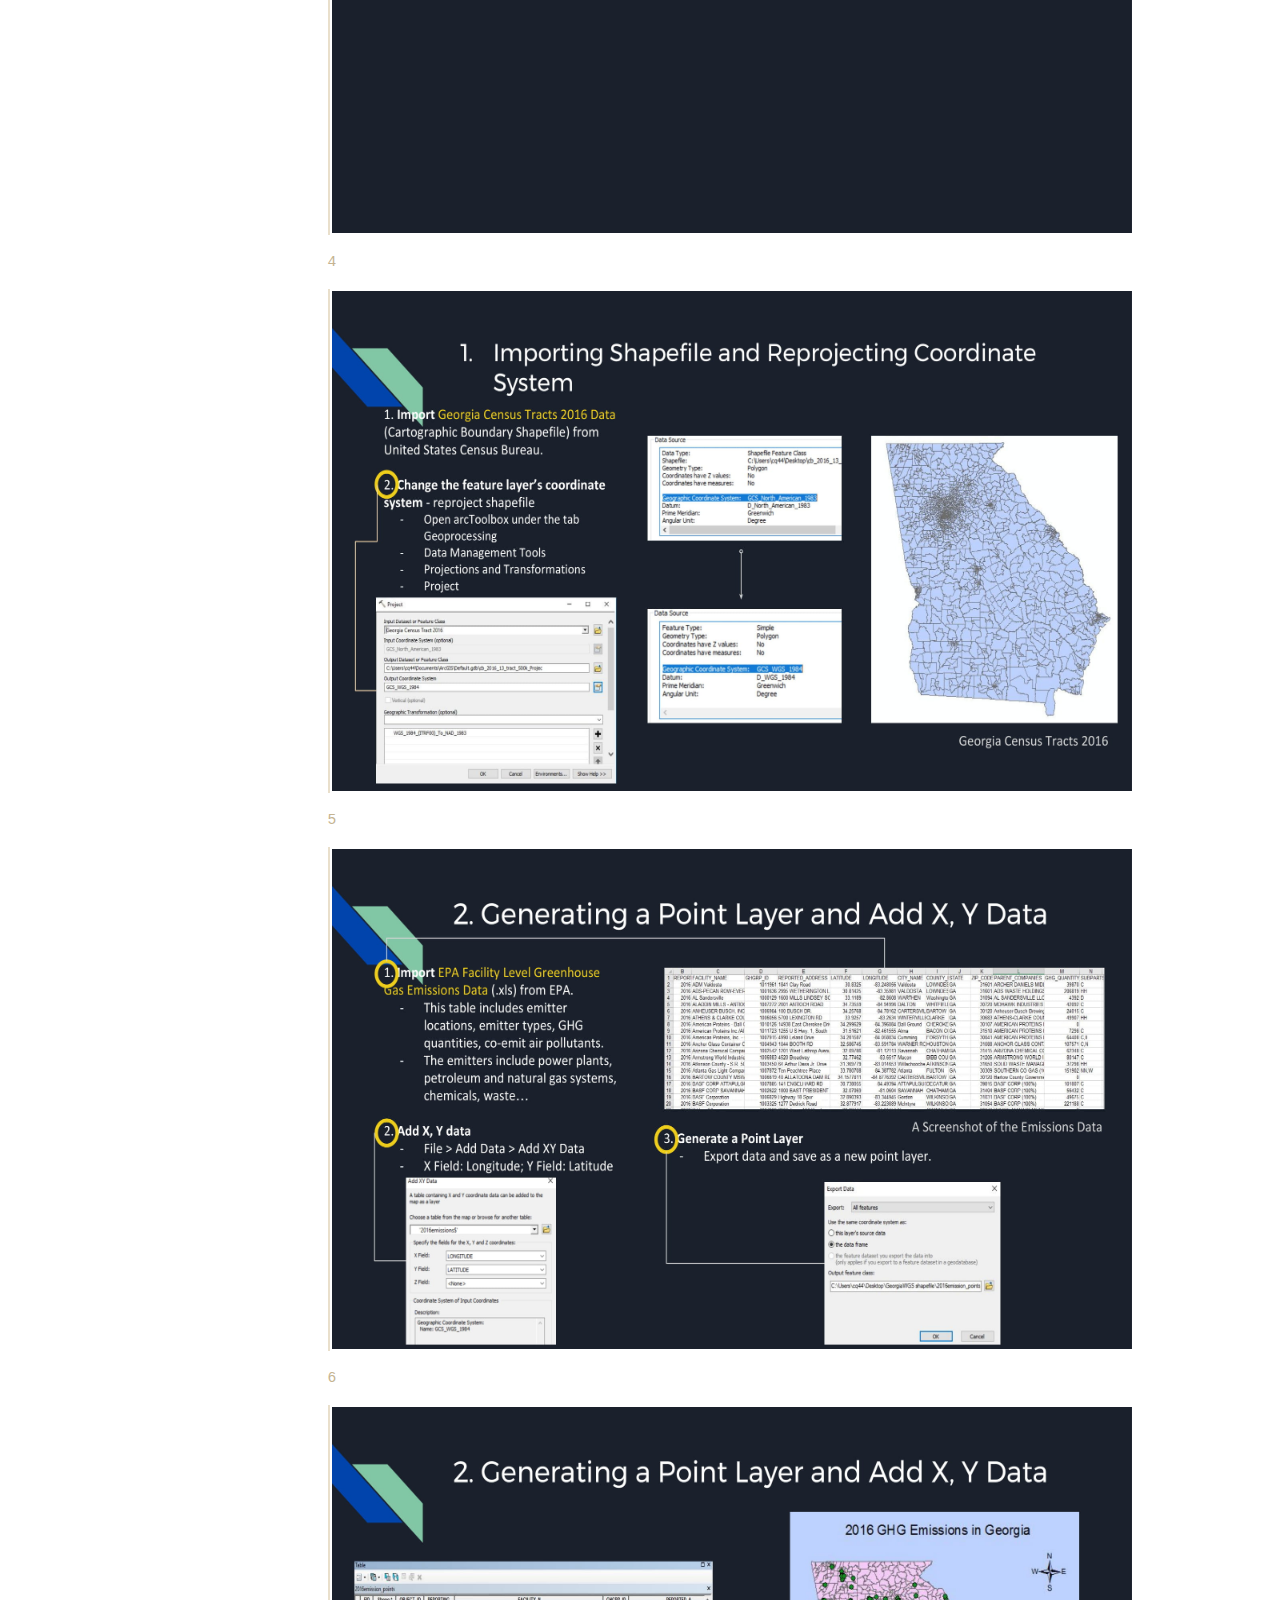
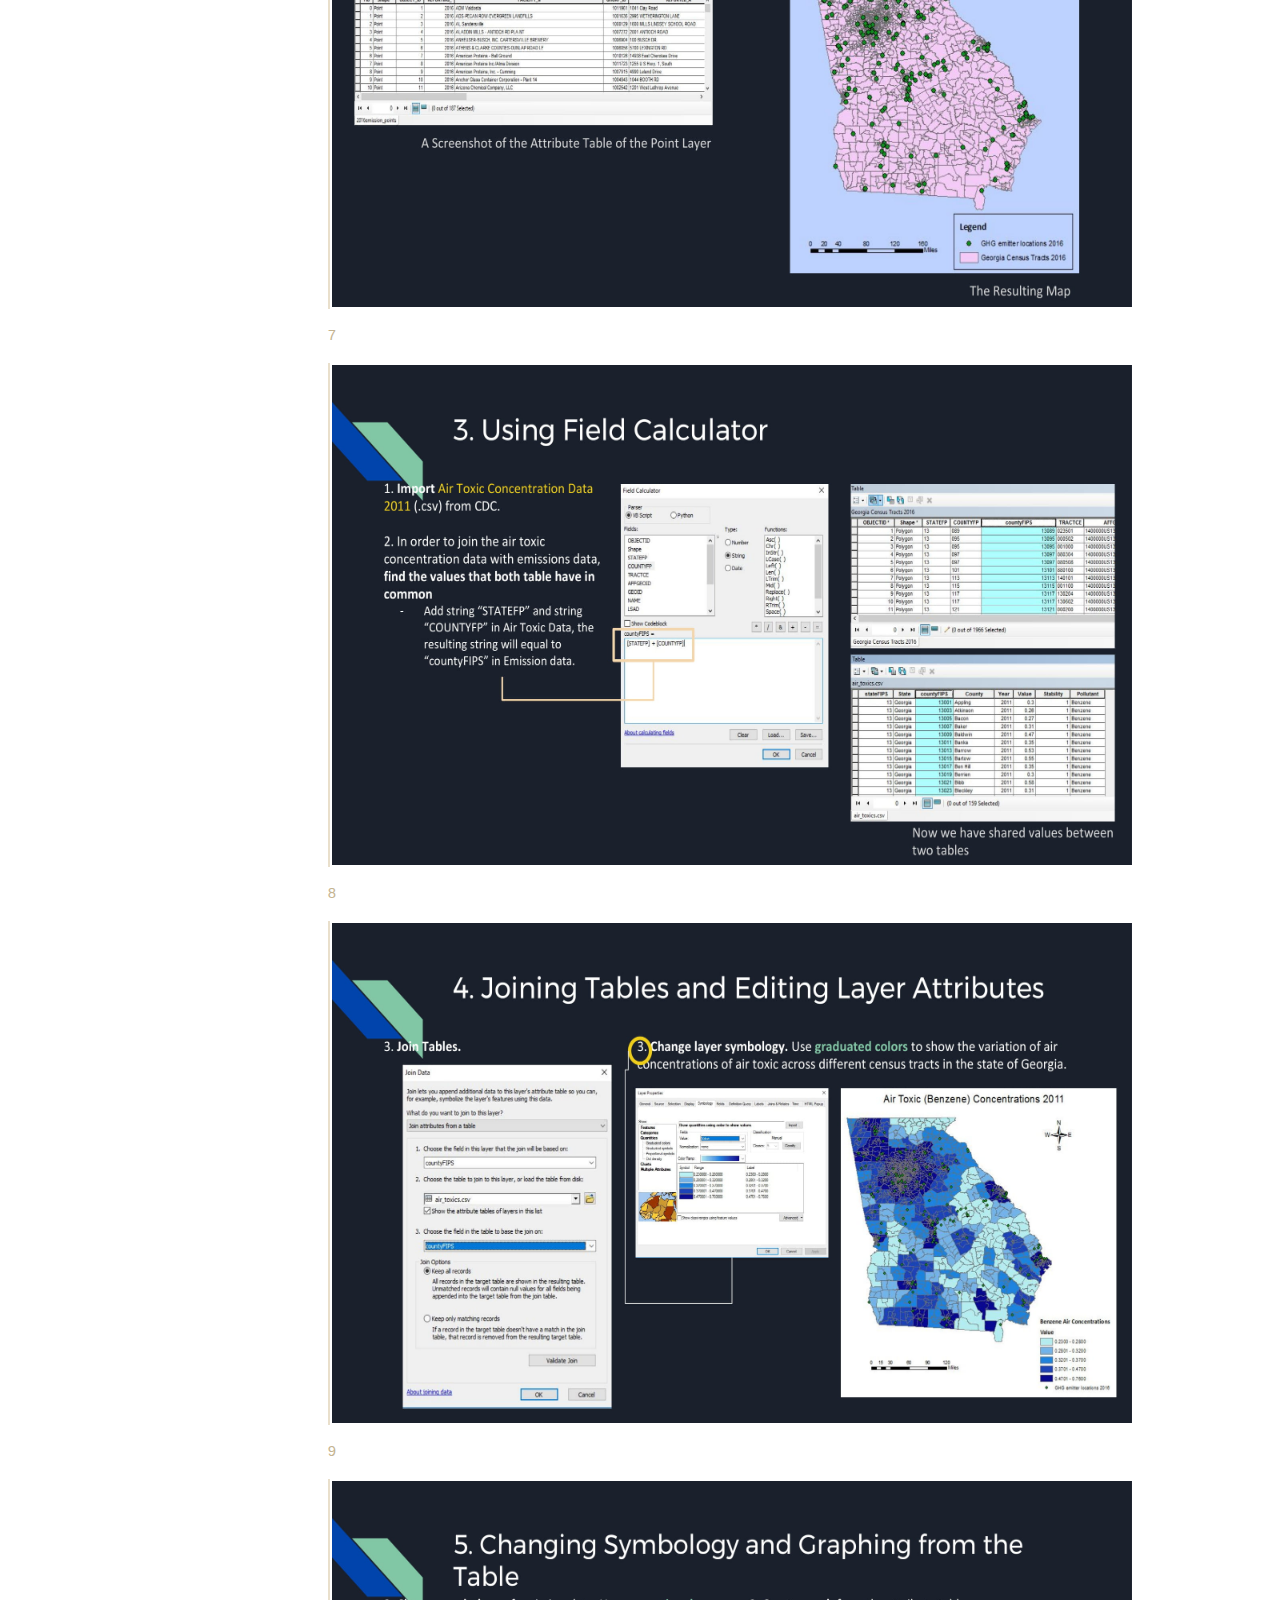
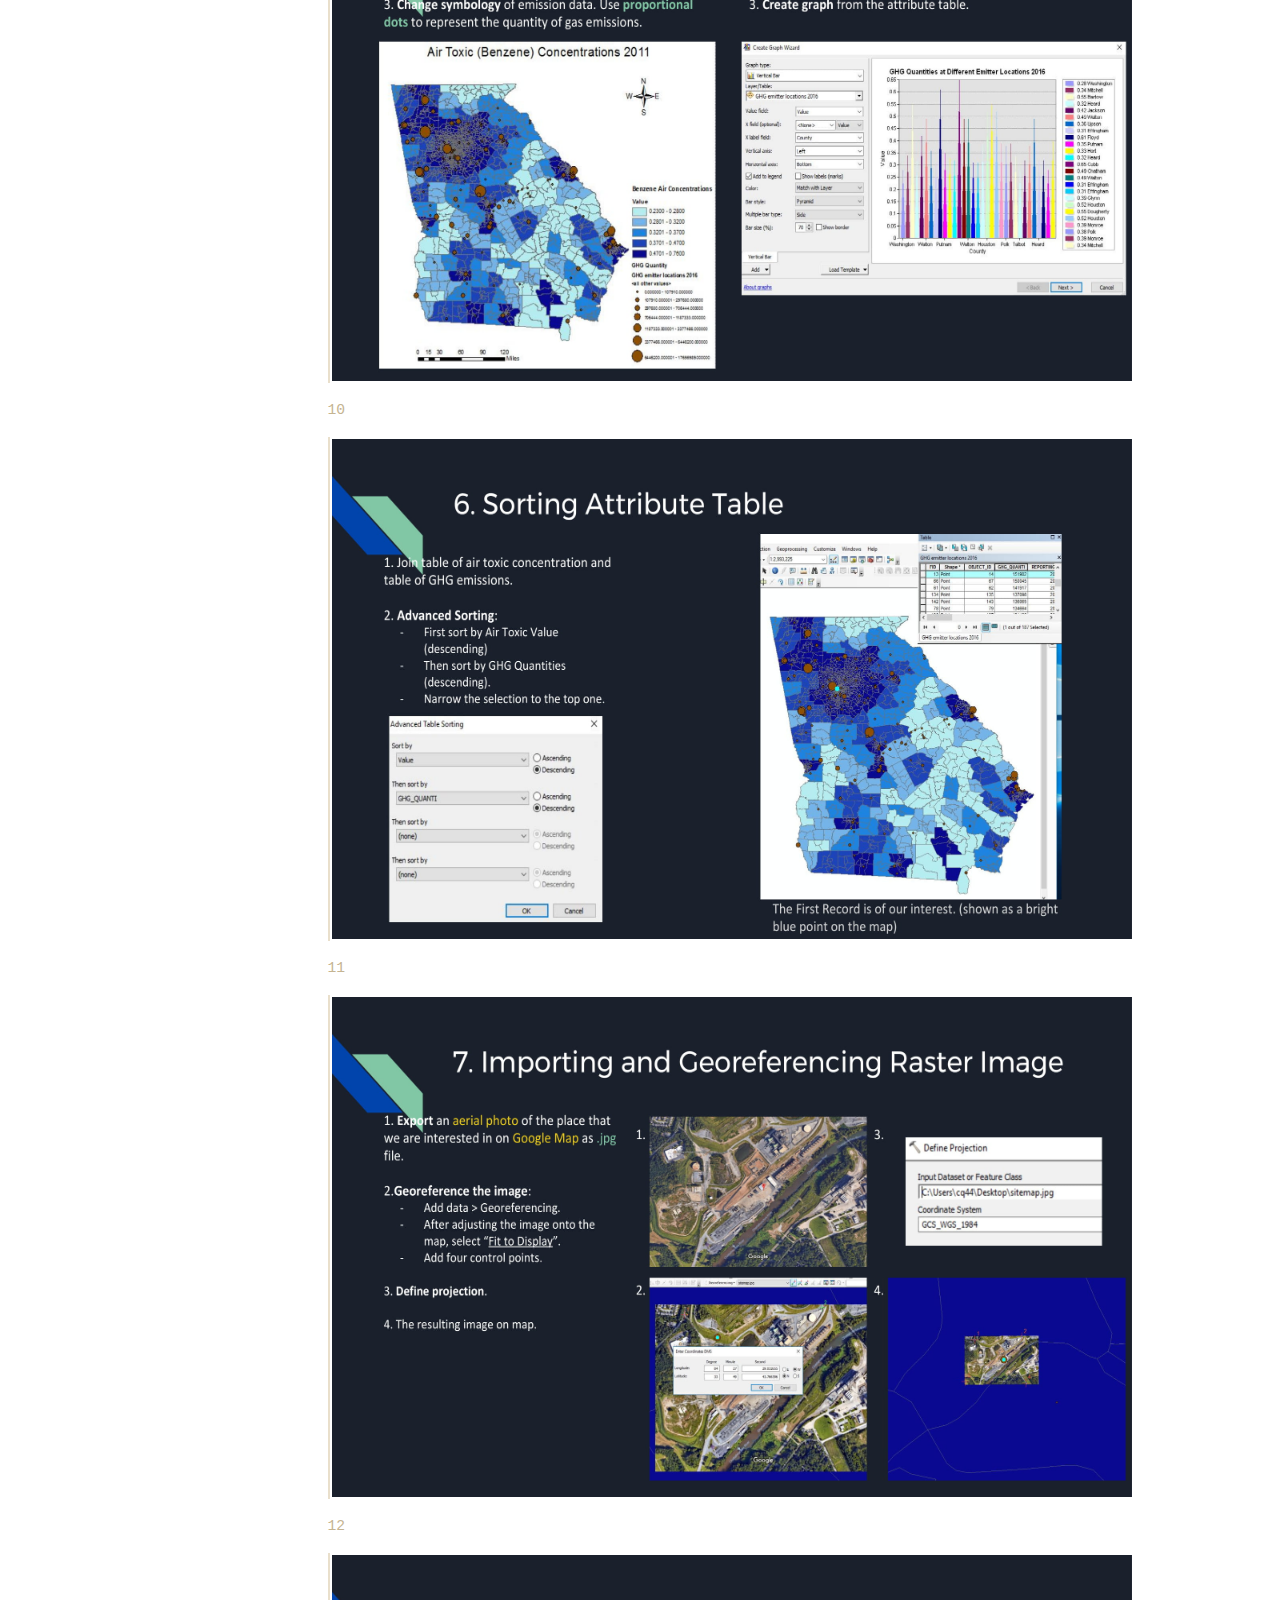
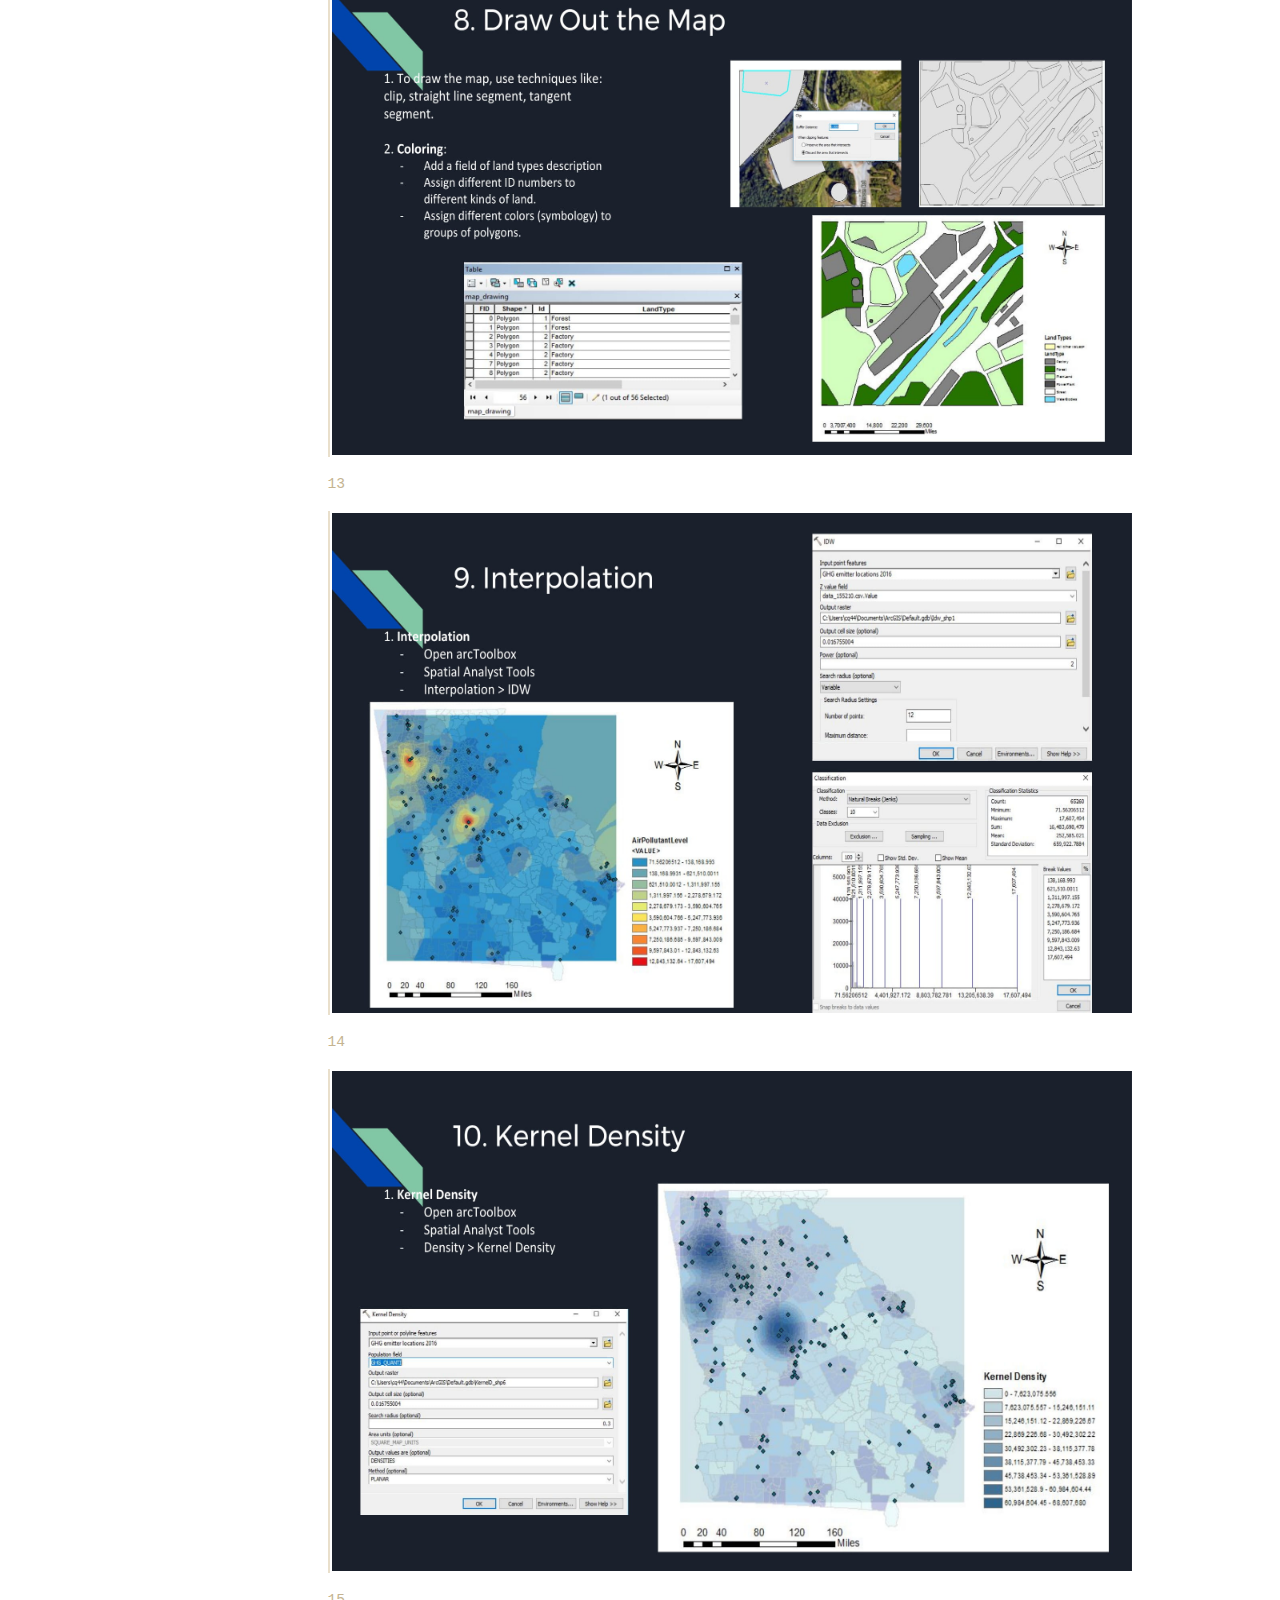
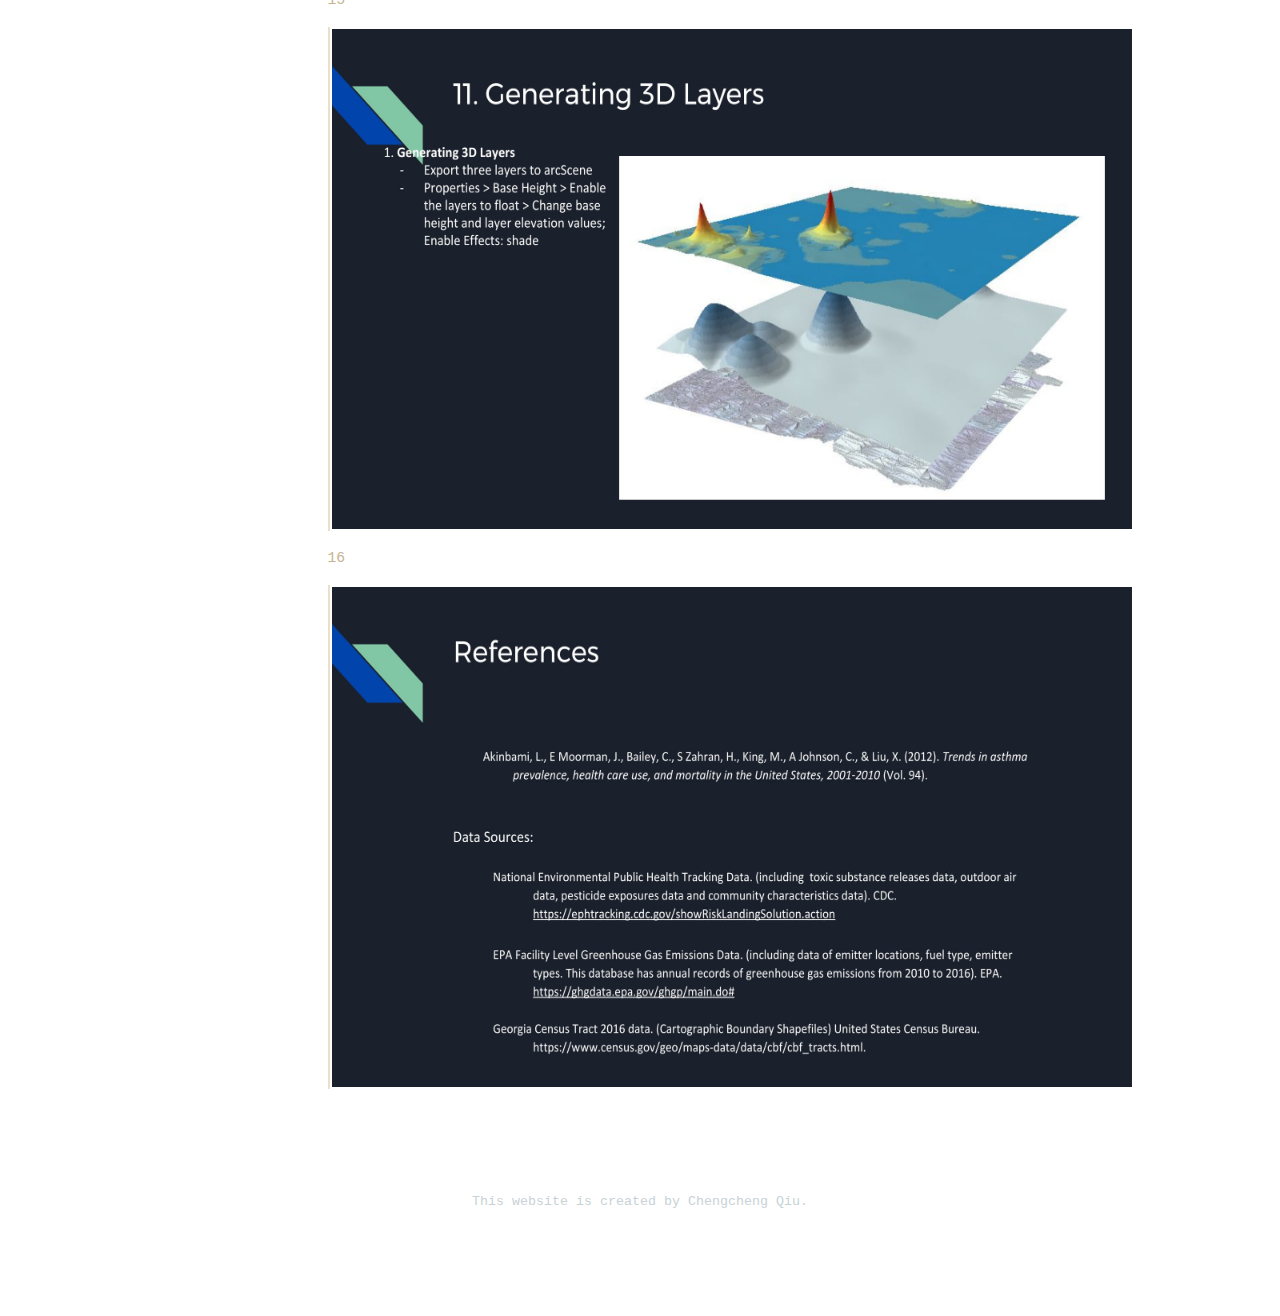
<file: object1.html>
<!DOCTYPE html>
<html lang="en">
    <head>
        <!-- integrate Bootstrap -->
        <meta charset="utf-8"/>
        <meta name="viewport" content="width=device-width, initial-scale=1, shrink-to-fit=no"/>
        <link href="https://stackpath.bootstrapcdn.com/bootstrap/4.1.3/css/bootstrap.min.css" rel="stylesheet">

        <!-- integrate styles.css here -->
        <link href="styles.css" rel="stylesheet">

        <!-- integrate emoji -->
        <!-- reference from: https://afeld.github.io/emoji-css/> -->
        <link href="https://afeld.github.io/emoji-css/emoji.css" rel="stylesheet">


        <title>Chengcheng Qiu - Works</title>
    </head>

    <body>
        <!-- Implement a navbar -->
        <!-- reference from: https://getbootstrap.com/docs/4.0/components/navbar/ -->
        <nav id="homeNavbar" class="navbar navbar-expand-lg navbar-dark" style="background-color: #FE6911;">
        <div class="container-fluid">
          <!-- navbar logo -->
          <a class="navbar-brand logo" href="index.html">
              Chengcheng &nbsp;<i class="em em-tangerine lg-tangerine"></i>&nbsp;<i class="em em-tangerine sm-tangerine"></i>
          </a>

            <!-- toggler button -->
            <button class="navbar-toggler" type="button" data-toggle="collapse" data-target="#navbarNav" aria-controls="navbarNav" aria-expanded="false" aria-label="Toggle navigation">
              <span class="navbar-toggler-icon"></span>
            </button>
            <!-- navbar options -->
            <div class="collapse navbar-collapse" id="navbarNav">
             <ul class="navbar-nav">
               <li class="nav-item">
                 <a class="nav-link" href="index.html">&nbsp;Home&nbsp;&nbsp;</a>
               </li>
               <li class="nav-item">
                 <a class="nav-link" href="profile.html">Profile&nbsp;&nbsp;</a>
               </li>
               <li class="active">
                 <a class="nav-link" href="works.html">Works&nbsp;&nbsp;<span class="sr-only">(current)</span></a>
               </li>
             </ul>
            </div>
        </div>
        </nav>

        <div class="row">
        <!-- left-hand side menu for selecting works -->
        <div class="col-sm-3">
        <div class="wrapper">
            <!-- Sidebar -->
            <nav id="sidebar">
                <div class="sidebar-header">
                    <a href="works.html" class="submenu_title">Works</a>
                </div>

                <ul class="list-unstyled components">
                    <p class="submenu_subtitle">GIS Practices</p>
                    <li class="active">
                        <a href="#homeSubmenu" data-toggle="collapse" aria-expanded="false"
                        class="dropdown-toggle submenu_listing submenu">&#9900;&nbsp;Modeling Space</a>

                        <ul class="collapse list-unstyled submenu_item" id="homeSubmenu">
                            <li>
                                <a href="space1.html" class="submenu">Exercise 1</a>
                            </li>
                            <li>
                                <a href="space2.html" class="submenu">Exercise 2</a>
                            </li>
                            <li>
                                <a href="space3.html" class="submenu">Exercise 3</a>
                            </li>
                            <li>
                                <a href="space4.html" class="submenu">Exercise 4</a>
                            </li>
                        </ul>
                    </li>
                    <li>
                        <a href="#pageSubmenu" data-toggle="collapse" aria-expanded="false"
                        class="dropdown-toggle submenu_listing submenu">&#9900;&nbsp;Modeling Objects</a>

                        <ul class="collapse list-unstyled submenu_item" id="pageSubmenu">
                          <li>
                              <a href="object1.html" class="submenu">Exercise 1</a>
                          </li>
                        </ul>
                    </li>

                    <p class="submenu_subtitle">Google Earth Engine</p>
                    <li>
                        <a href="EE1.html" class="submenu_listing submenu">&#9900;&nbsp;Forest App</a>
                    </li>
                    <p class="submenu_subtitle">Programming</p>
                      <li>
                          <a href="visualizer.html" class="submenu_listing submenu">&#9900;&nbsp;Data Visualizer</a>
                      </li>
                    <p class="submenu_subtitle">Remote Sensing</p>
                      <li>
                          <a href="hutong.html" class="submenu_listing submenu">&#9900;&nbsp;Hutong Study</a>
                      </li>
                </ul>
            </nav>

        </div>
        </div>

        <div class="col">
          <p class="content_description">
            Modeling Space - Focal Statistics: Extended Neighborhoods
          </p>
          <p class="pagenumber">1</p>
          <p class="contents">
            <img src="/works/termproject1/1.jpg" width="800px" height="500px">
          </p>
          <p class="pagenumber">2</p>
          <p class="contents">
            <img src="/works/termproject1/2.jpg" width="800px" height="500px">
          </p>
          <p class="pagenumber">3</p>
          <p class="contents">
            <img src="/works/termproject1/3.jpg" width="800px" height="500px">
          </p>
          <p class="pagenumber">4</p>
          <p class="contents">
            <img src="/works/termproject1/4.jpg" width="800px" height="500px">
          </p>
          <p class="pagenumber">5</p>
          <p class="contents">
            <img src="/works/termproject1/5.jpg" width="800px" height="500px">
          </p>
          <p class="pagenumber">6</p>
          <p class="contents">
            <img src="/works/termproject1/6.jpg" width="800px" height="500px">
          </p>
          <p class="pagenumber">7</p>
          <p class="contents">
            <img src="/works/termproject1/7.jpg" width="800px" height="500px">
          </p>
          <p class="pagenumber">8</p>
          <p class="contents">
            <img src="/works/termproject1/8.jpg" width="800px" height="500px">
          </p>
          <p class="pagenumber">9</p>
          <p class="contents">
            <img src="/works/termproject1/9.jpg" width="800px" height="500px">
          </p>
          <p class="pagenumber">10</p>
          <p class="contents">
            <img src="/works/termproject1/10.jpg" width="800px" height="500px">
          </p>
          <p class="pagenumber">11</p>
          <p class="contents">
            <img src="/works/termproject1/11.jpg" width="800px" height="500px">
          </p>
          <p class="pagenumber">12</p>
          <p class="contents">
            <img src="/works/termproject1/12.jpg" width="800px" height="500px">
          </p>
          <p class="pagenumber">13</p>
          <p class="contents">
            <img src="/works/termproject1/13.jpg" width="800px" height="500px">
          </p>
          <p class="pagenumber">14</p>
          <p class="contents">
            <img src="/works/termproject1/14.jpg" width="800px" height="500px">
          </p>
          <p class="pagenumber">15</p>
          <p class="contents">
            <img src="/works/termproject1/15.jpg" width="800px" height="500px">
          </p>
          <p class="pagenumber">16</p>
          <p class="contents">
            <img src="/works/termproject1/16.jpg" width="800px" height="500px">
          </p>
        </div>
      </div>

          <!-- footer, resembles the logo -->
          <footer class="footnote">
              <i class="em em-tangerine sm-tangerine"></i> This website is created by Chengcheng Qiu. <i class="em em-tangerine lg-tangerine"></i>
              <pre>                                                               <i class="em em-tangerine sm-tangerine"></i></pre>
          </footer>

        <!-- Optional JavaScript, I'm using these in order to implement my navbar -->
        <!-- reference from: https://getbootstrap.com/docs/4.0/getting-started/introduction/ -->
        <!-- jQuery first, then Popper.js, then Bootstrap JS -->
        <script src="https://code.jquery.com/jquery-3.2.1.slim.min.js" integrity="sha384-KJ3o2DKtIkvYIK3UENzmM7KCkRr/rE9/Qpg6aAZGJwFDMVNA/GpGFF93hXpG5KkN" crossorigin="anonymous"></script>
        <script src="https://cdnjs.cloudflare.com/ajax/libs/popper.js/1.12.9/umd/popper.min.js" integrity="sha384-ApNbgh9B+Y1QKtv3Rn7W3mgPxhU9K/ScQsAP7hUibX39j7fakFPskvXusvfa0b4Q" crossorigin="anonymous"></script>
        <script src="https://maxcdn.bootstrapcdn.com/bootstrap/4.0.0/js/bootstrap.min.js" integrity="sha384-JZR6Spejh4U02d8jOt6vLEHfe/JQGiRRSQQxSfFWpi1MquVdAyjUar5+76PVCmYl" crossorigin="anonymous"></script>
    </body>
</html>
</file>
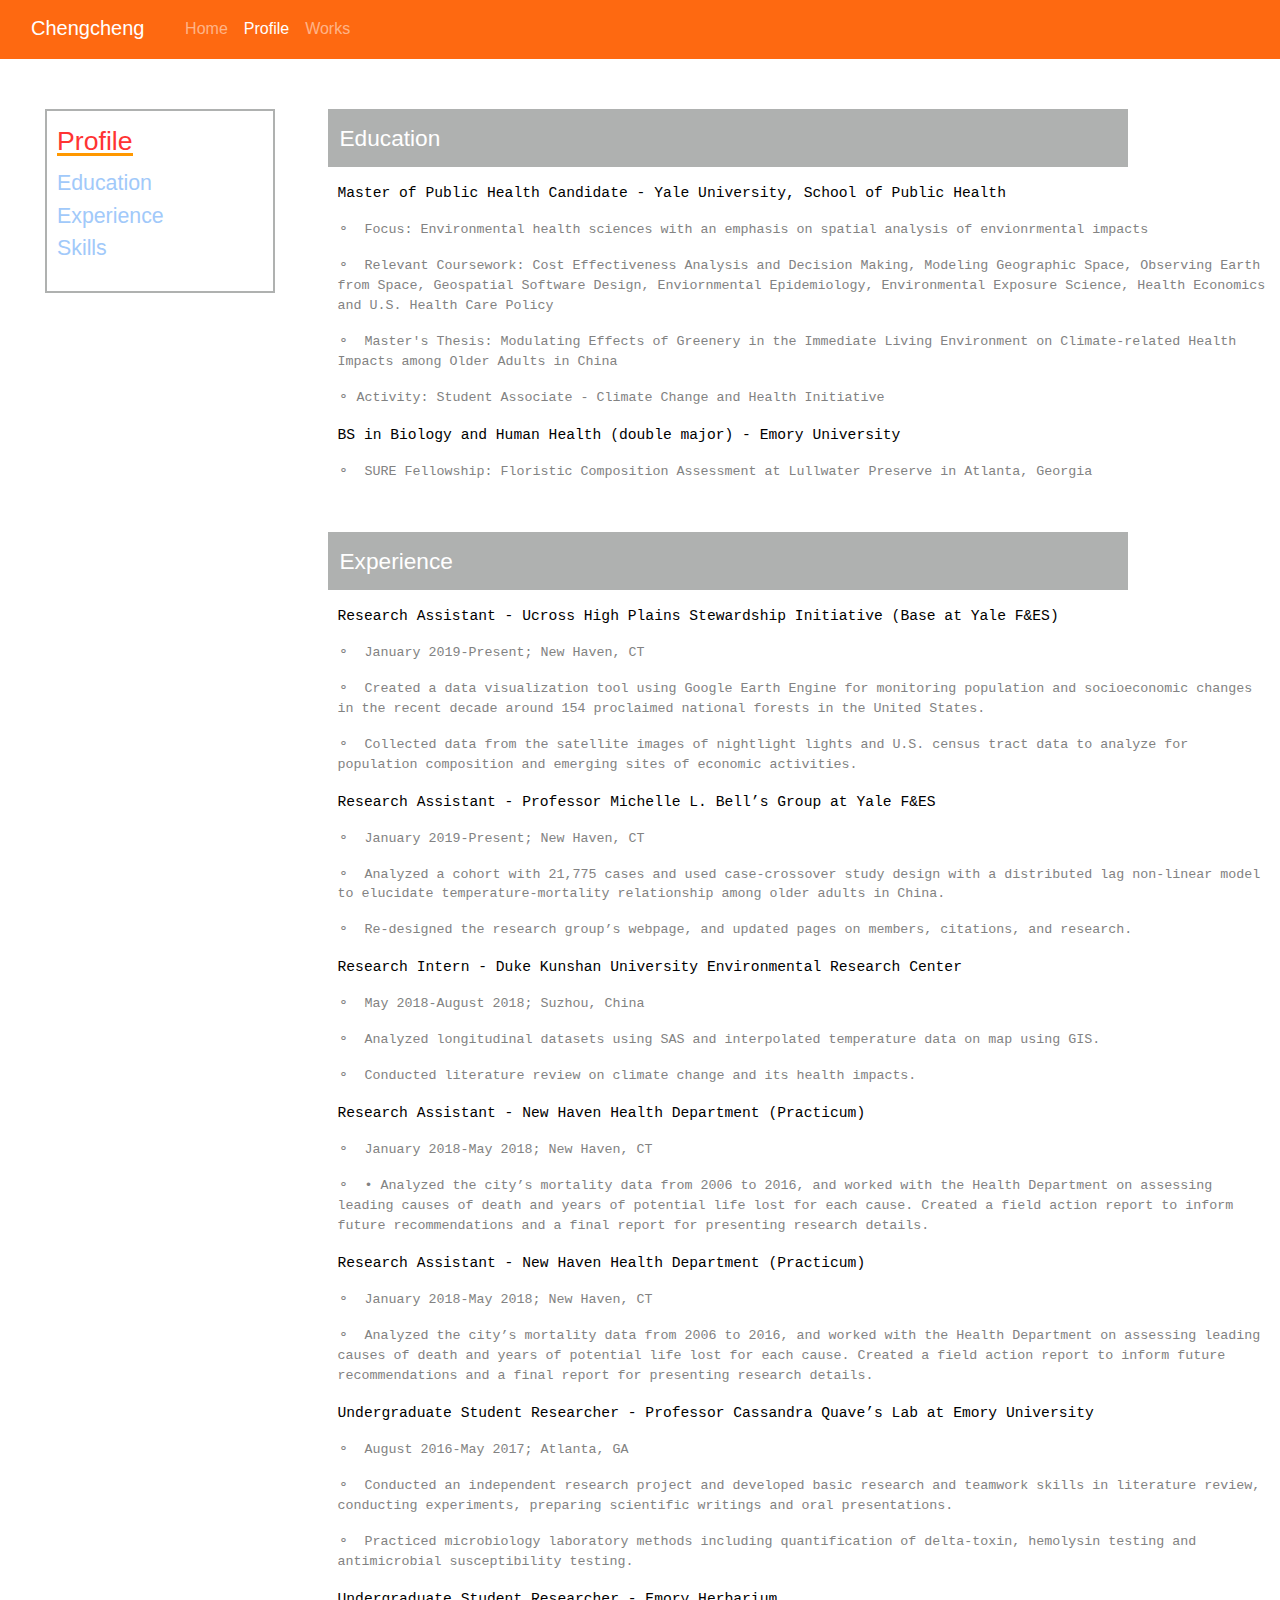
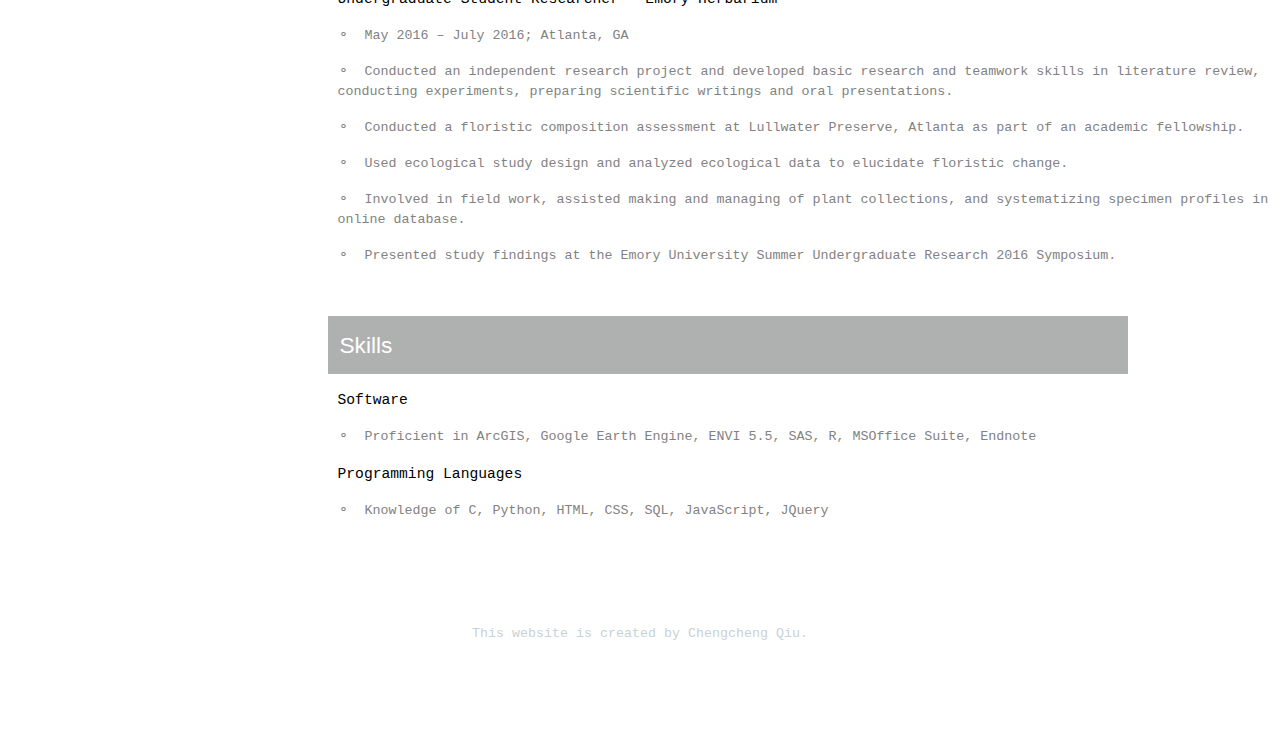
<file: profile.html>
<!DOCTYPE html>
<html lang="en">
    <head>
        <!-- integrate Bootstrap -->
        <meta charset="utf-8"/>
        <meta name="viewport" content="width=device-width, initial-scale=1, shrink-to-fit=no"/>
        <link href="https://stackpath.bootstrapcdn.com/bootstrap/4.1.3/css/bootstrap.min.css" rel="stylesheet">

        <!-- integrate styles.css here -->
        <link href="styles.css" rel="stylesheet">

        <!-- integrate emoji -->
        <!-- reference from: https://afeld.github.io/emoji-css/> -->
        <link href="https://afeld.github.io/emoji-css/emoji.css" rel="stylesheet">

        <!-- title webpage -->
        <title>Chengcheng Qiu - Profile</title>
    </head>

    <body>
        <!-- Implement a navbar -->
        <!-- reference from: https://getbootstrap.com/docs/4.0/components/navbar/ -->
        <nav id="homeNavbar" class="navbar navbar-expand-lg navbar-dark" style="background-color: #FE6911;">
        <div class="container-fluid">

            <!-- navbar logo -->
            <a class="navbar-brand logo" href="index.html">
                Chengcheng &nbsp;<i class="em em-tangerine lg-tangerine"></i>&nbsp;<i class="em em-tangerine sm-tangerine"></i>
            </a>
            <!-- toggler button -->
            <button class="navbar-toggler" type="button" data-toggle="collapse" data-target="#navbarNav" aria-controls="navbarNav" aria-expanded="false" aria-label="Toggle navigation">
              <span class="navbar-toggler-icon"></span>
            </button>
            <!-- navbar options -->
            <div class="collapse navbar-collapse" id="navbarNav">
             <ul class="navbar-nav">
              <li class="nav-item">
                <a class="nav-link" href="index.html">Home</a>
              </li>
              <li class="active">
                <a class="nav-link" href="profile.html">Profile<span class="sr-only">(current)</span></a>
              </li>
              <li class="nav-item">
                <a class="nav-link" href="works.html">Works</a>
              </li>
             </ul>
            </div>
        </div>
        </nav>

        <!-- first section -->
        <div class="row">
        <!-- left-hand side menu -->
        <div class="col-sm-3">
          <div class="wrapper">
              <!-- Sidebar -->
              <nav id="sidebar">
                  <div class="sidebar-header">
                      <a href="profile.html" class="submenu_title menu" >Profile</h>
                  </div>

                  <ul class="list-unstyled components">
                      <li><a href="#education" class="submenu_subtitle submenu">Education</a></li>
                      <li><a href="#experience" class="submenu_subtitle submenu">Experience</a></li>
                      <li><a href="#skill" class="submenu_subtitle submenu">Skills</a></li>
                  </ul>
              </nav>
          </div>
        </div>

        <div class="col">
          <div id="education" class="profile_wrapper"> Education </div>
            <p class="profile_title"> Master of Public Health Candidate - Yale University, School of Public Health </p>
              <p class="profile_content"> &#9900;&nbsp; Focus: Environmental health sciences with an emphasis on spatial
                analysis of envionrmental impacts</p>
              <p class="profile_content"> &#9900;&nbsp; Relevant Coursework: Cost Effectiveness Analysis and Decision
                Making, Modeling Geographic Space, Observing Earth from Space, Geospatial Software Design,
                Enviornmental Epidemiology, Environmental Exposure Science, Health Economics and U.S. Health Care Policy</p>
              <p class="profile_content"> &#9900;&nbsp; Master's Thesis: Modulating Effects of Greenery in the Immediate
                Living Environment on Climate-related Health Impacts among Older Adults in China</p>
              <p class="profile_content"> &#9900;&nbsp;Activity: Student Associate - Climate Change and Health Initiative</p>
            <p class="profile_title"> BS in Biology and Human Health (double major) - Emory University </p>
              <p class="profile_content"> &#9900;&nbsp; SURE Fellowship: Floristic Composition Assessment at Lullwater
                Preserve in Atlanta, Georgia</p>

          <div id="experience" class="profile_wrapper"> Experience </div>
          <p class="profile_title"> Research Assistant - Ucross High Plains Stewardship Initiative (Base at Yale F&ES) </p>
            <p class="profile_content"> &#9900;&nbsp; January 2019-Present; New Haven, CT <p>
            <p class="profile_content"> &#9900;&nbsp; Created a data visualization tool using Google Earth Engine for monitoring population and
              socioeconomic changes in the recent decade around 154 proclaimed national forests in the United States.</p>
            <p class="profile_content"> &#9900;&nbsp; Collected data from the satellite images of nightlight lights and U.S. census tract data
              to analyze for population composition and emerging sites of economic activities.  </p>

          <p class="profile_title"> Research Assistant - Professor Michelle L. Bell’s Group at Yale F&ES </p>
            <p class="profile_content"> &#9900;&nbsp; January 2019-Present; New Haven, CT <p>
            <p class="profile_content"> &#9900;&nbsp; Analyzed a cohort with 21,775 cases and used case-crossover study design with a
              distributed lag non-linear model to elucidate temperature-mortality relationship among older adults in China.</p>
            <p class="profile_content"> &#9900;&nbsp; Re-designed the research group’s webpage, and updated pages on members, citations, and research.  </p>

          <p class="profile_title"> Research Intern - Duke Kunshan University Environmental Research Center </p>
            <p class="profile_content"> &#9900;&nbsp; May 2018-August 2018; Suzhou, China <p>
            <p class="profile_content"> &#9900;&nbsp; Analyzed longitudinal datasets using SAS and interpolated temperature data on map using GIS.</p>
            <p class="profile_content"> &#9900;&nbsp; Conducted literature review on climate change and its health impacts. </p>

          <p class="profile_title"> Research Assistant - New Haven Health Department (Practicum) </p>
            <p class="profile_content"> &#9900;&nbsp; January 2018-May 2018; New Haven, CT <p>
            <p class="profile_content"> &#9900;&nbsp; •	Analyzed the city’s mortality data from 2006 to 2016, and worked with the Health Department on
              assessing leading causes of death and years of potential life lost for each cause. Created a field action report to inform future
              recommendations and a final report for presenting research details.

          <p class="profile_title"> Research Assistant - New Haven Health Department (Practicum) </p>
            <p class="profile_content"> &#9900;&nbsp; January 2018-May 2018; New Haven, CT <p>
            <p class="profile_content"> &#9900;&nbsp; Analyzed the city’s mortality data from 2006 to 2016, and worked with the Health Department on
              assessing leading causes of death and years of potential life lost for each cause. Created a field action report to inform future
              recommendations and a final report for presenting research details.

          <p class="profile_title"> Undergraduate Student Researcher - Professor Cassandra Quave’s Lab at Emory University </p>
            <p class="profile_content"> &#9900;&nbsp; August 2016-May 2017; Atlanta, GA <p>
            <p class="profile_content"> &#9900;&nbsp; Conducted an independent research project and developed basic research
              and teamwork skills in literature review, conducting experiments, preparing scientific writings and oral
              presentations.</p>
            <p class="profile_content"> &#9900;&nbsp; Practiced microbiology laboratory methods including quantification of
              delta-toxin, hemolysin testing and antimicrobial susceptibility testing.</p>

          <p class="profile_title"> Undergraduate Student Researcher - Emory Herbarium </p>
            <p class="profile_content"> &#9900;&nbsp; May 2016 – July 2016; Atlanta, GA <p>
            <p class="profile_content"> &#9900;&nbsp; Conducted an independent research project and developed basic research
              and teamwork skills in literature review, conducting experiments, preparing scientific writings and oral
              presentations.</p>
            <p class="profile_content"> &#9900;&nbsp; Conducted a floristic composition assessment at Lullwater Preserve, Atlanta as part of an academic fellowship.</p>
            <p class="profile_content"> &#9900;&nbsp; Used ecological study design and analyzed ecological data to elucidate floristic change. </p>
            <p class="profile_content"> &#9900;&nbsp; Involved in field work, assisted making and managing of plant collections, and systematizing specimen profiles in online database.  </p>
            <p class="profile_content"> &#9900;&nbsp; Presented study findings at the Emory University Summer Undergraduate Research 2016 Symposium. </p>

          <div id="skill" class="profile_wrapper"> Skills </div>
          <p class="profile_title"> Software </p>
            <p class="profile_content"> &#9900;&nbsp; Proficient in ArcGIS, Google Earth Engine, ENVI 5.5, SAS, R, MSOffice Suite, Endnote</p>
          <p class="profile_title"> Programming Languages </p>
            <p class="profile_content"> &#9900;&nbsp; Knowledge of C, Python, HTML, CSS, SQL, JavaScript, JQuery</p>
        </div>
      </div>
        <!-- footer, resembles the logo -->
        <footer class="footnote">
            <i class="em em-tangerine sm-tangerine"></i> This website is created by Chengcheng Qiu. <i class="em em-tangerine lg-tangerine"></i>
            <pre>                                                               <i class="em em-tangerine sm-tangerine"></i></pre>
        </footer>

        <!-- Optional JavaScript, I'm using these in order to implement my navbar -->
        <!-- reference from: https://getbootstrap.com/docs/4.0/getting-started/introduction/ -->
        <!-- jQuery first, then Popper.js, then Bootstrap JS -->
        <script src="https://code.jquery.com/jquery-3.2.1.slim.min.js" integrity="sha384-KJ3o2DKtIkvYIK3UENzmM7KCkRr/rE9/Qpg6aAZGJwFDMVNA/GpGFF93hXpG5KkN" crossorigin="anonymous"></script>
        <script src="https://cdnjs.cloudflare.com/ajax/libs/popper.js/1.12.9/umd/popper.min.js" integrity="sha384-ApNbgh9B+Y1QKtv3Rn7W3mgPxhU9K/ScQsAP7hUibX39j7fakFPskvXusvfa0b4Q" crossorigin="anonymous"></script>
        <script src="https://maxcdn.bootstrapcdn.com/bootstrap/4.0.0/js/bootstrap.min.js" integrity="sha384-JZR6Spejh4U02d8jOt6vLEHfe/JQGiRRSQQxSfFWpi1MquVdAyjUar5+76PVCmYl" crossorigin="anonymous"></script>
    </body>
</html>
</file>
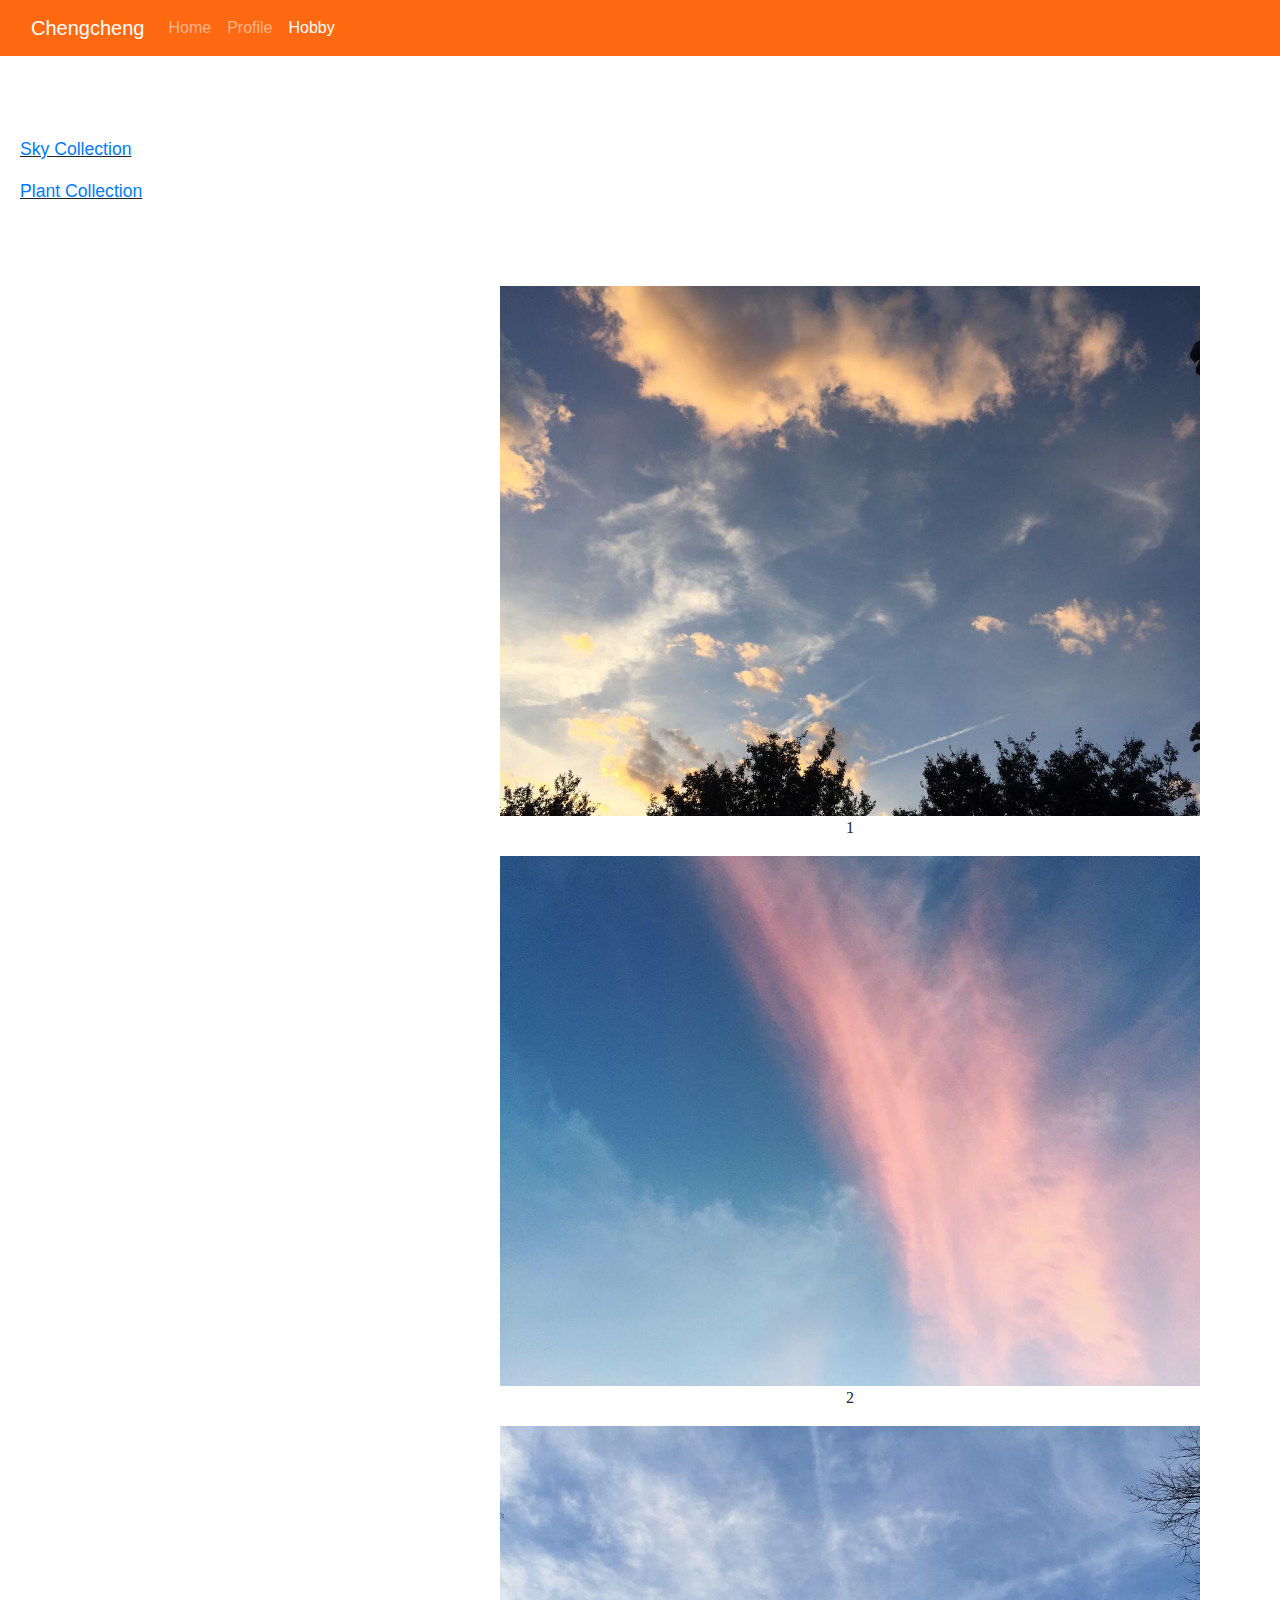
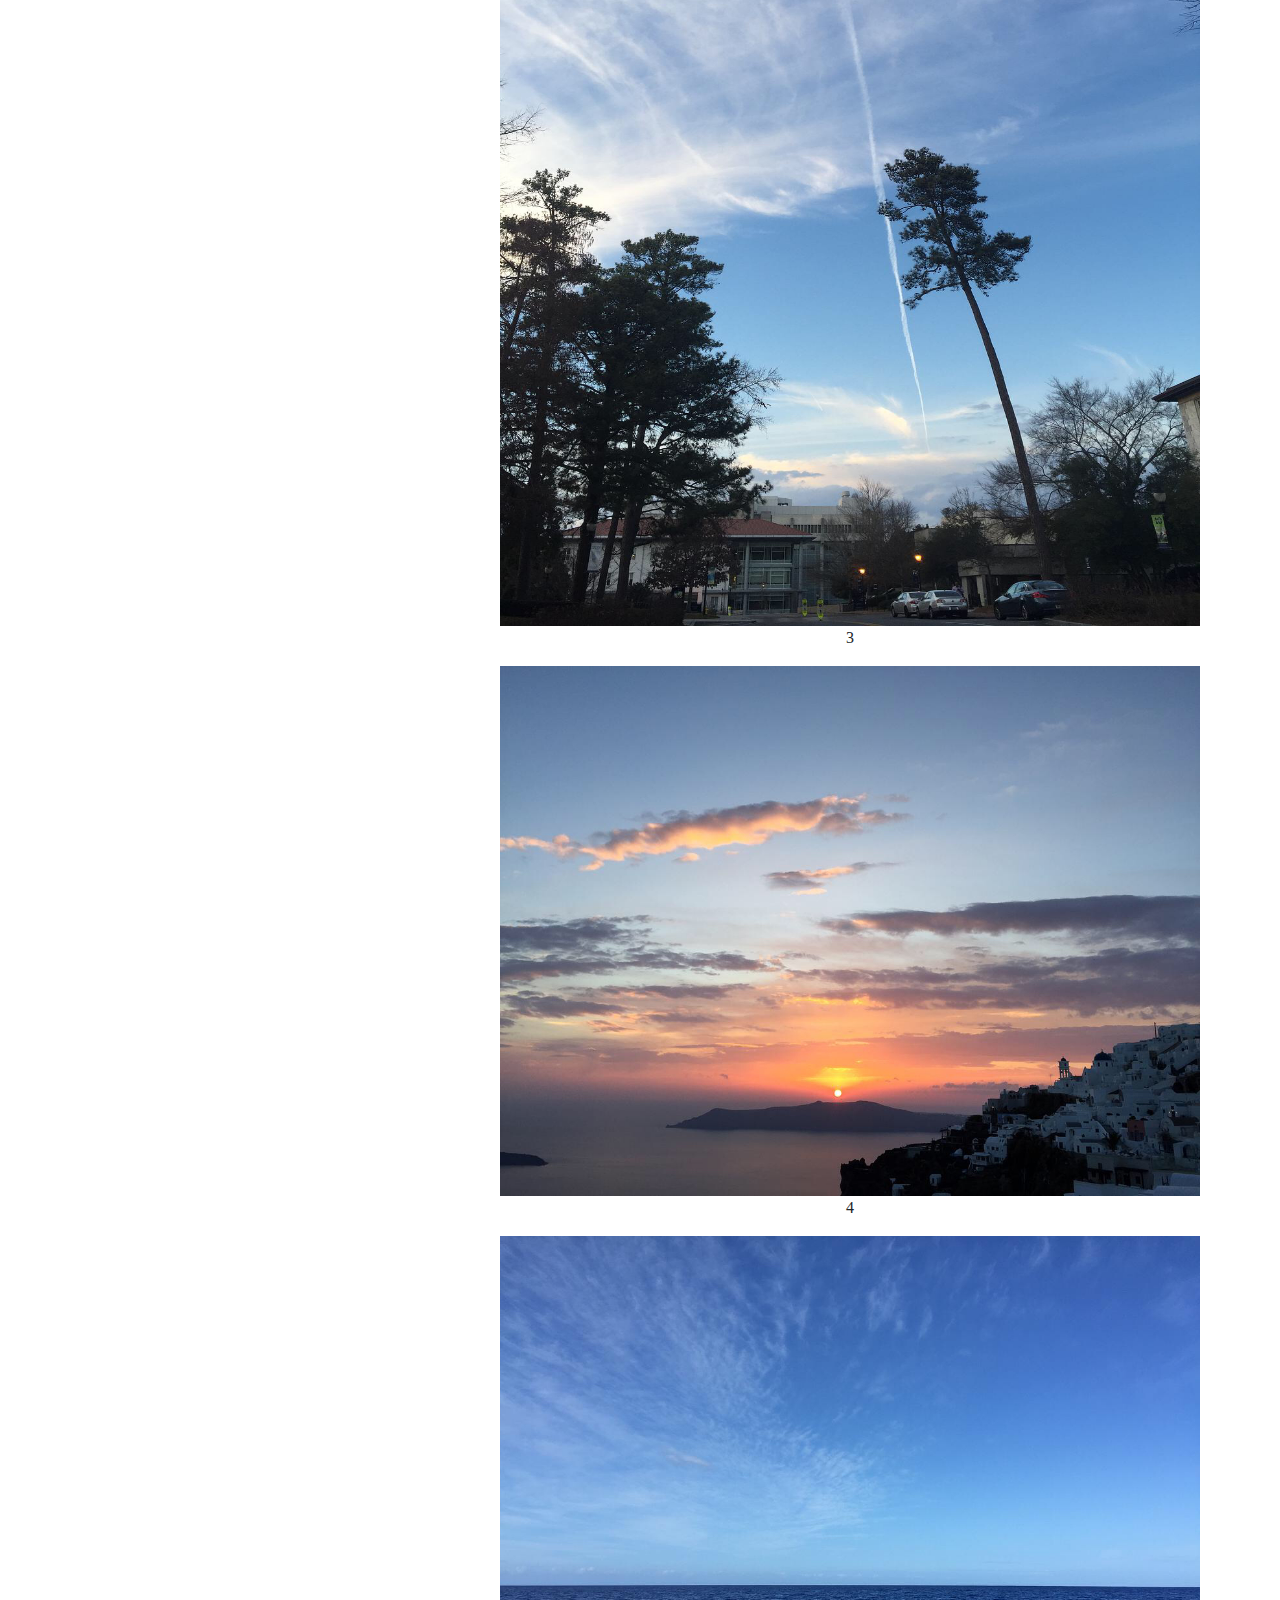
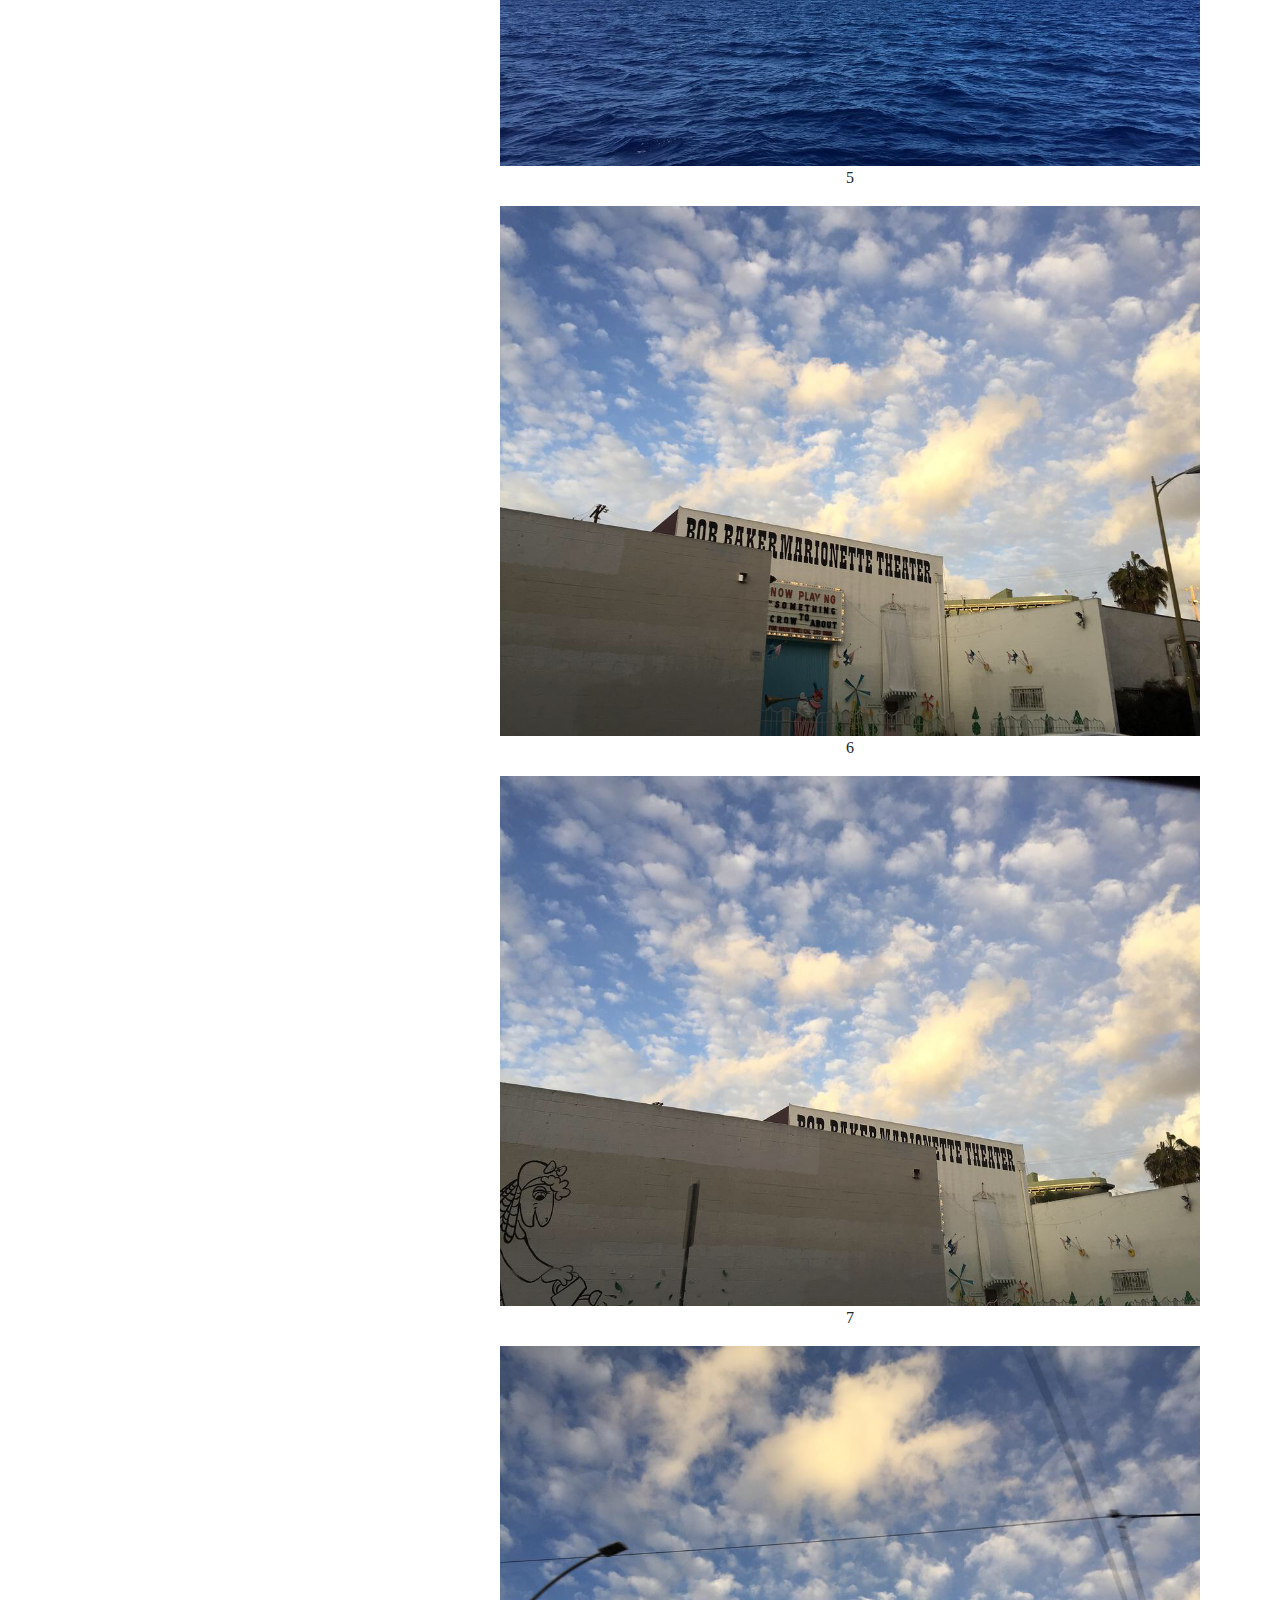
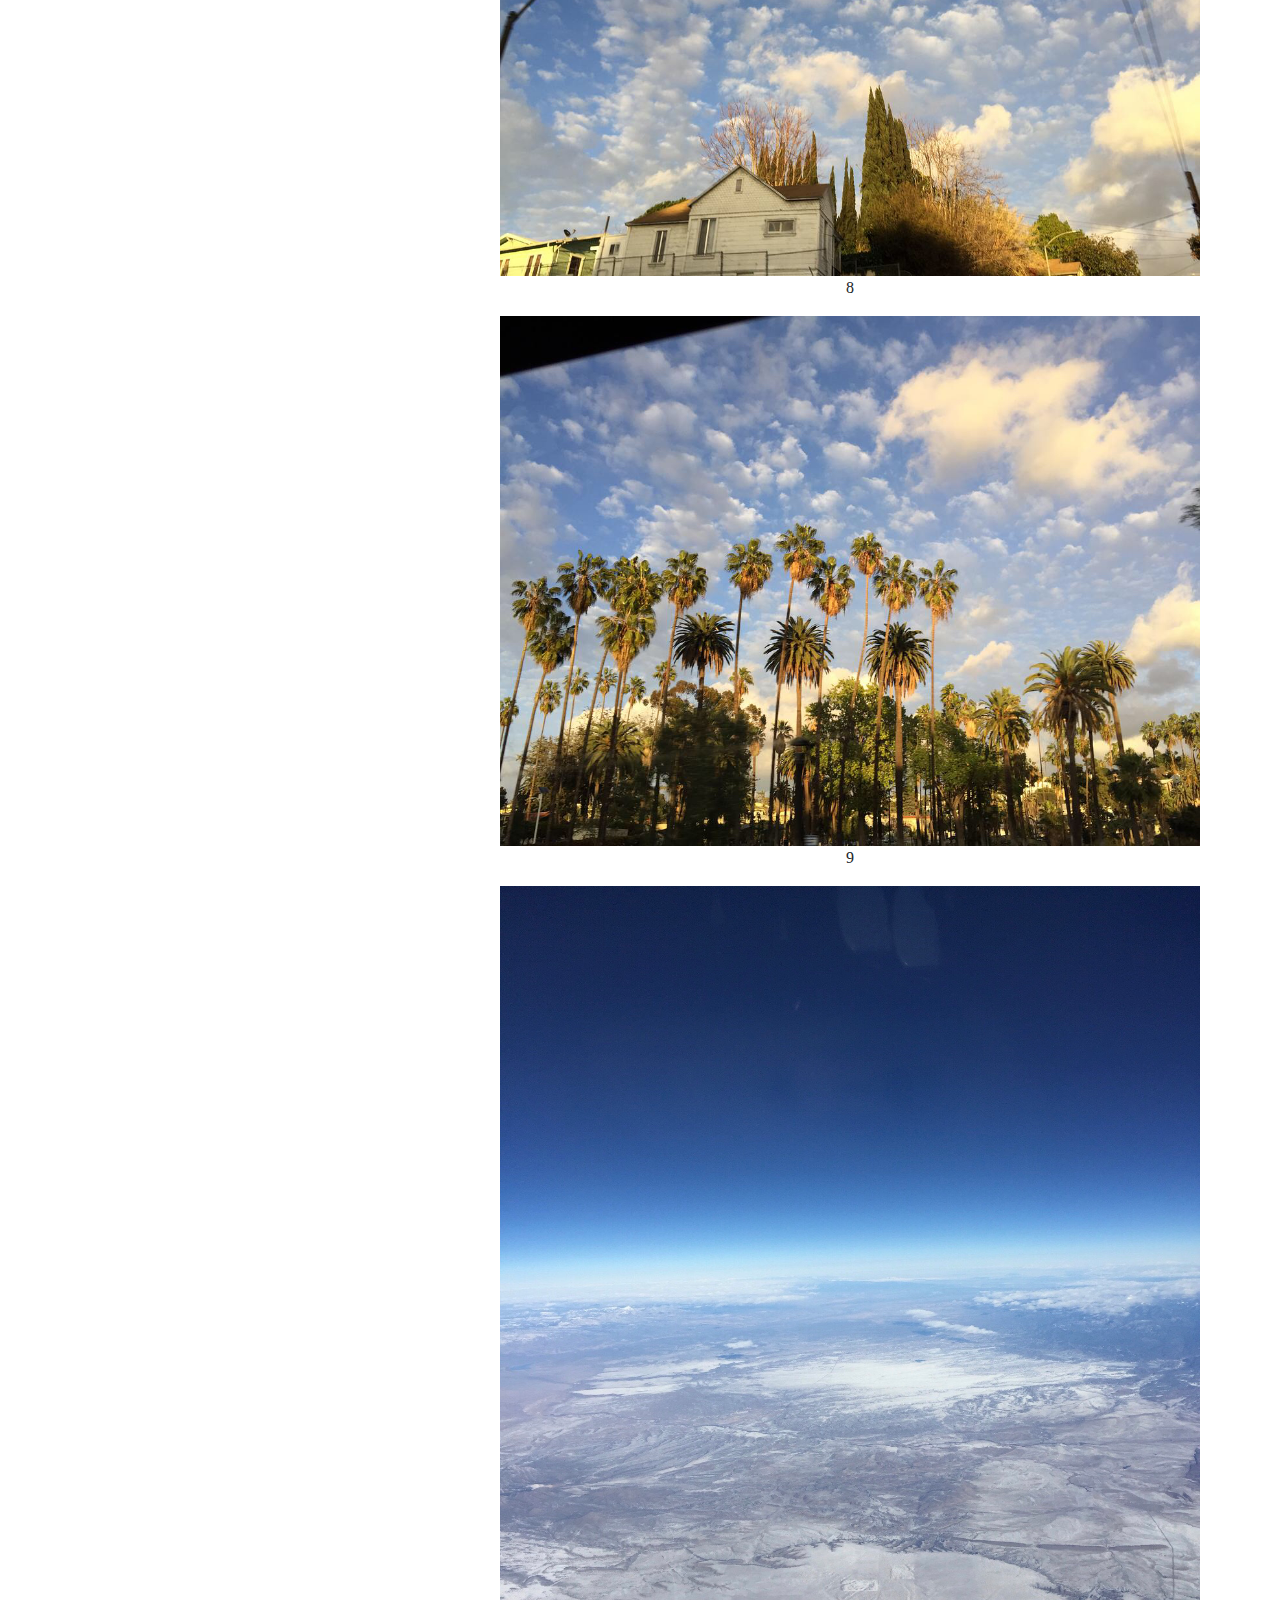
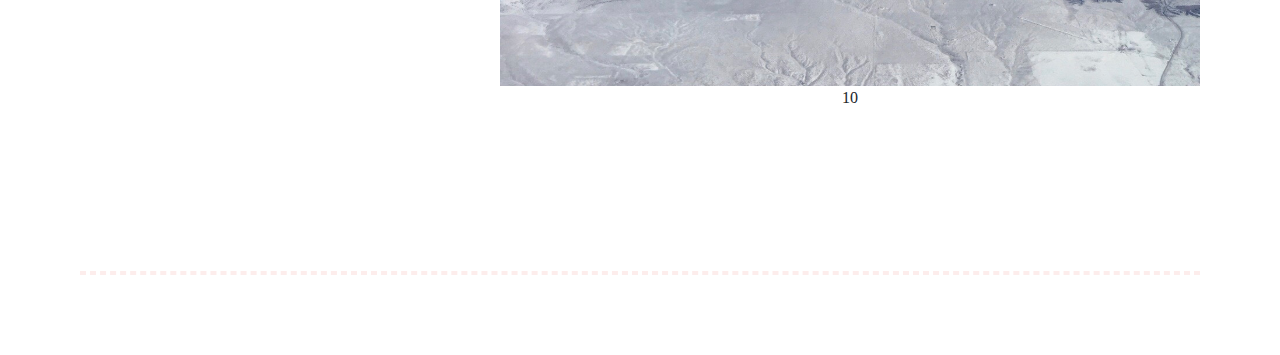
<file: sky.html>
<!DOCTYPE html>
<html lang="en">
    <head>
        <!-- integrate Bootstrap -->
        <meta charset="utf-8"/>
        <meta name="viewport" content="width=device-width, initial-scale=1, shrink-to-fit=no"/>
        <link href="https://stackpath.bootstrapcdn.com/bootstrap/4.1.3/css/bootstrap.min.css" rel="stylesheet">

        <!-- integrate styles.css here -->
        <link href="styles.css" rel="stylesheet">

        <!-- integrate emoji -->
        <!-- reference from: https://afeld.github.io/emoji-css/> -->
        <link href="https://afeld.github.io/emoji-css/emoji.css" rel="stylesheet">


        <title>Cc's Sky Collection</title>
    </head>

    <body class="bgif">
        <!-- Implement a navbar -->
        <!-- reference from: https://getbootstrap.com/docs/4.0/components/navbar/ -->
        <nav id="homeNavbar" class="navbar navbar-expand-lg navbar-dark" style="background-color: #FE6911;">
        <div class="container-fluid">

            <!-- navbar logo -->
            <a class="navbar-brand" href="#">
              Chengcheng <i class="em em-tangerine"></i> <i class="em em-tangerine"></i>
            </a>
            <!-- toggler button -->
            <button class="navbar-toggler" type="button" data-toggle="collapse" data-target="#navbarNav" aria-controls="navbarNav" aria-expanded="false" aria-label="Toggle navigation">
              <span class="navbar-toggler-icon"></span>
            </button>
            <!-- navbar options -->
            <div class="collapse navbar-collapse" id="navbarNav">
             <ul class="navbar-nav">
              <li class="nav-item">
                <a class="nav-link" href="index.html">Home</a>
              </li>
              <li class="nav-item">
                <a class="nav-link" href="about.html">Profile</a>
              </li>
              <li class="active">
                <a class="nav-link" href="hobby.html">Hobby<span class="sr-only">(current)</span></a>
              </li>
             </ul>
            </div>
        </div>
        </nav>

        <!-- menu for selecting photo collections -->
        <div class="simpletext">
            <p>
                <a href="sky.html">Sky Collection</a>
            </p>
            <p>
                <a href="plant.html">Plant Collection</a>
            </p>
        </div>

        <!-- listing photos on the right hand side -->
        <div class="text3">
            <p>
                <img alt="" width="700" height="530" src="/picture/sky1.JPG"/>
                <br>1
            </p>
            <p>
                <img alt="" width="700" height="530" src="/picture/sky2.JPG"/>
                <br>2
            </p>
            <p>
                <img alt="" width="700" height="800" src="/picture/sky3.JPG"/>
                <br>3
            </p>
            <p>
                <img alt="" width="700" height="530" src="/picture/sky4.JPG"/>
                <br>4
            </p>
            <p>
                <img alt="" width="700" height="530" src="/picture/sky5.JPG"/>
                <br>5
            </p>
            <p>
                <img alt="" width="700" height="530" src="/picture/sky6.JPG"/>
                <br>6
            </p>
            <p>
                <img alt="" width="700" height="530" src="/picture/sky7.JPG"/>
                <br>7
            </p>
            <p>
                <img alt="" width="700" height="530" src="/picture/sky8.JPG"/>
                <br>8
            </p>
            <p>
                <img alt="" width="700" height="530" src="/picture/sky9.JPG"/>
                <br>9
            </p>
            <p>
                <img alt="" width="700" height="800" src="/picture/sky10.jpg"/>
                <br>10
            </p>

        </div>

        <!-- footer, resembles the logo -->
        <footer class="dashed">
            <i class="em em-tangerine"></i> <i class="em em-tangerine"></i>
        </footer>

        <!-- Optional JavaScript, I'm using these in order to implement my navbar -->
        <!-- reference from: https://getbootstrap.com/docs/4.0/getting-started/introduction/ -->
        <!-- jQuery first, then Popper.js, then Bootstrap JS -->
        <script src="https://code.jquery.com/jquery-3.2.1.slim.min.js" integrity="sha384-KJ3o2DKtIkvYIK3UENzmM7KCkRr/rE9/Qpg6aAZGJwFDMVNA/GpGFF93hXpG5KkN" crossorigin="anonymous"></script>
        <script src="https://cdnjs.cloudflare.com/ajax/libs/popper.js/1.12.9/umd/popper.min.js" integrity="sha384-ApNbgh9B+Y1QKtv3Rn7W3mgPxhU9K/ScQsAP7hUibX39j7fakFPskvXusvfa0b4Q" crossorigin="anonymous"></script>
        <script src="https://maxcdn.bootstrapcdn.com/bootstrap/4.0.0/js/bootstrap.min.js" integrity="sha384-JZR6Spejh4U02d8jOt6vLEHfe/JQGiRRSQQxSfFWpi1MquVdAyjUar5+76PVCmYl" crossorigin="anonymous"></script>
    </body>
</html>
</file>
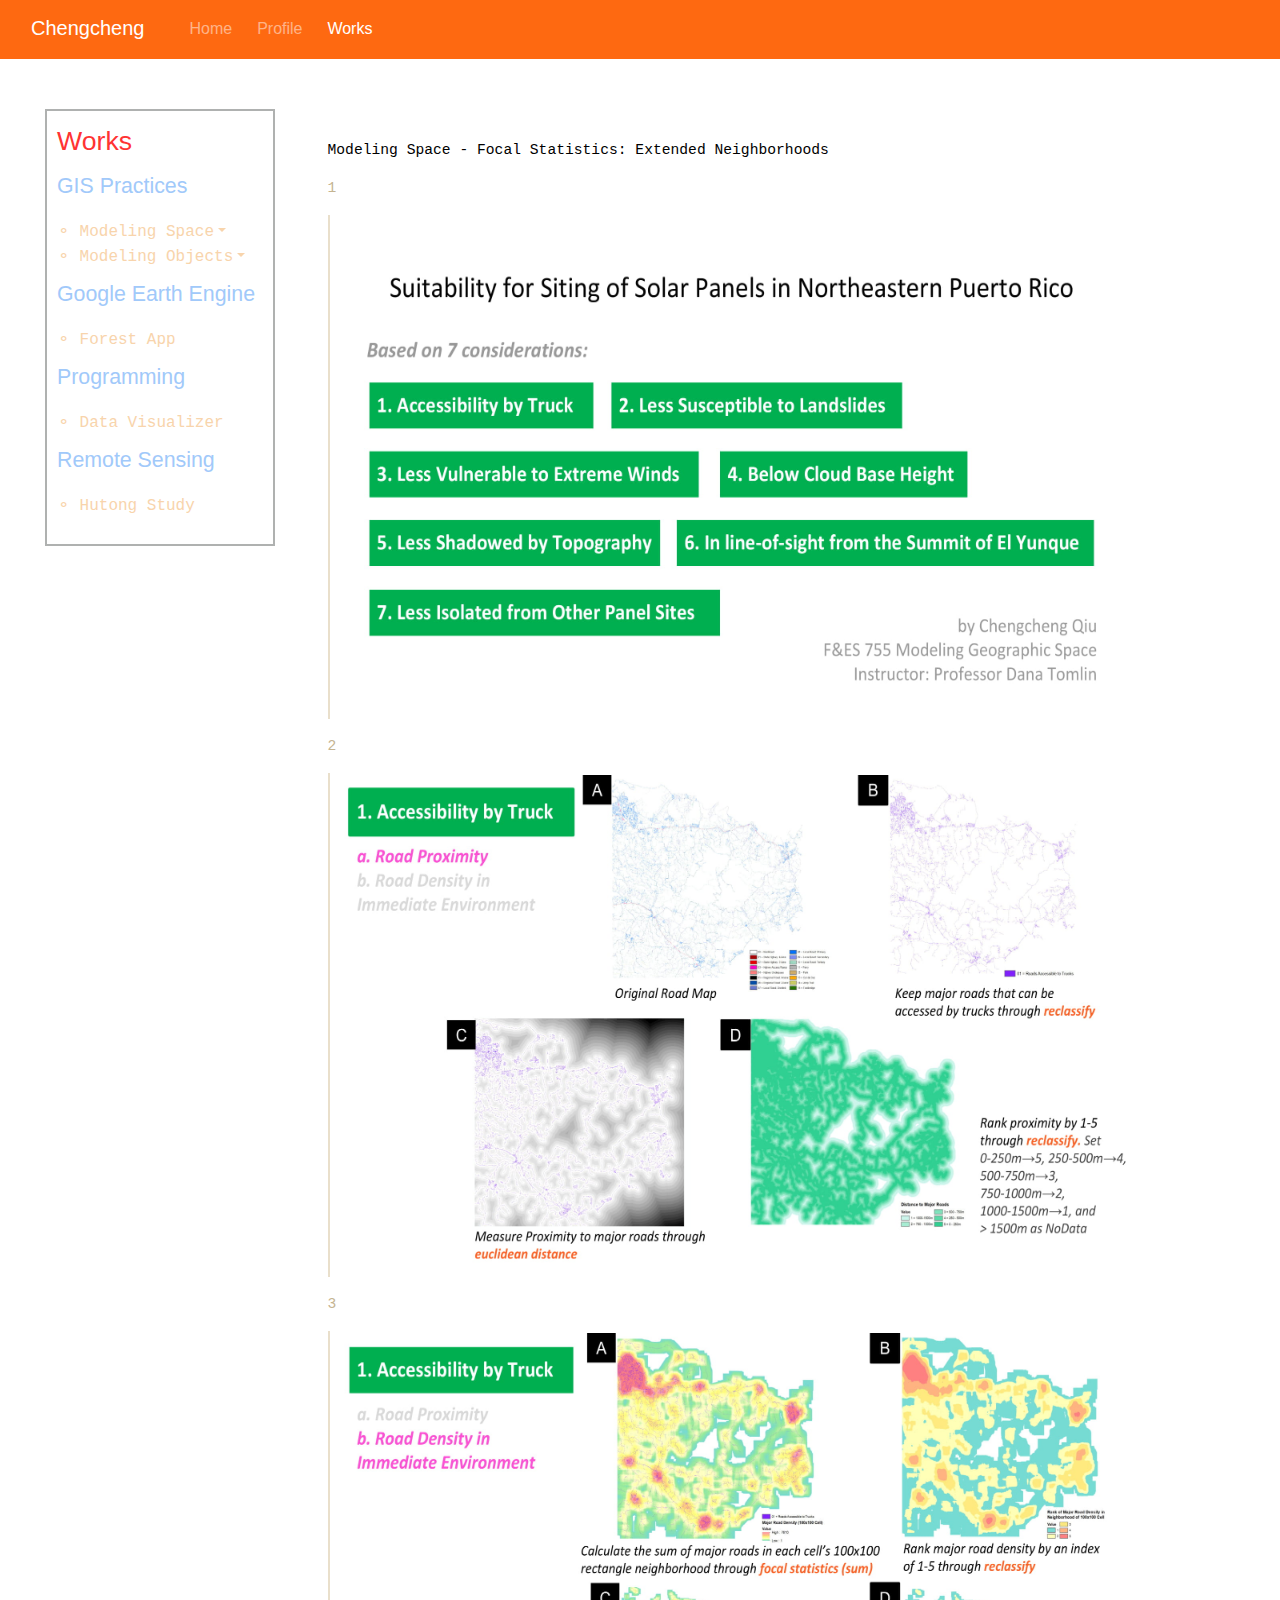
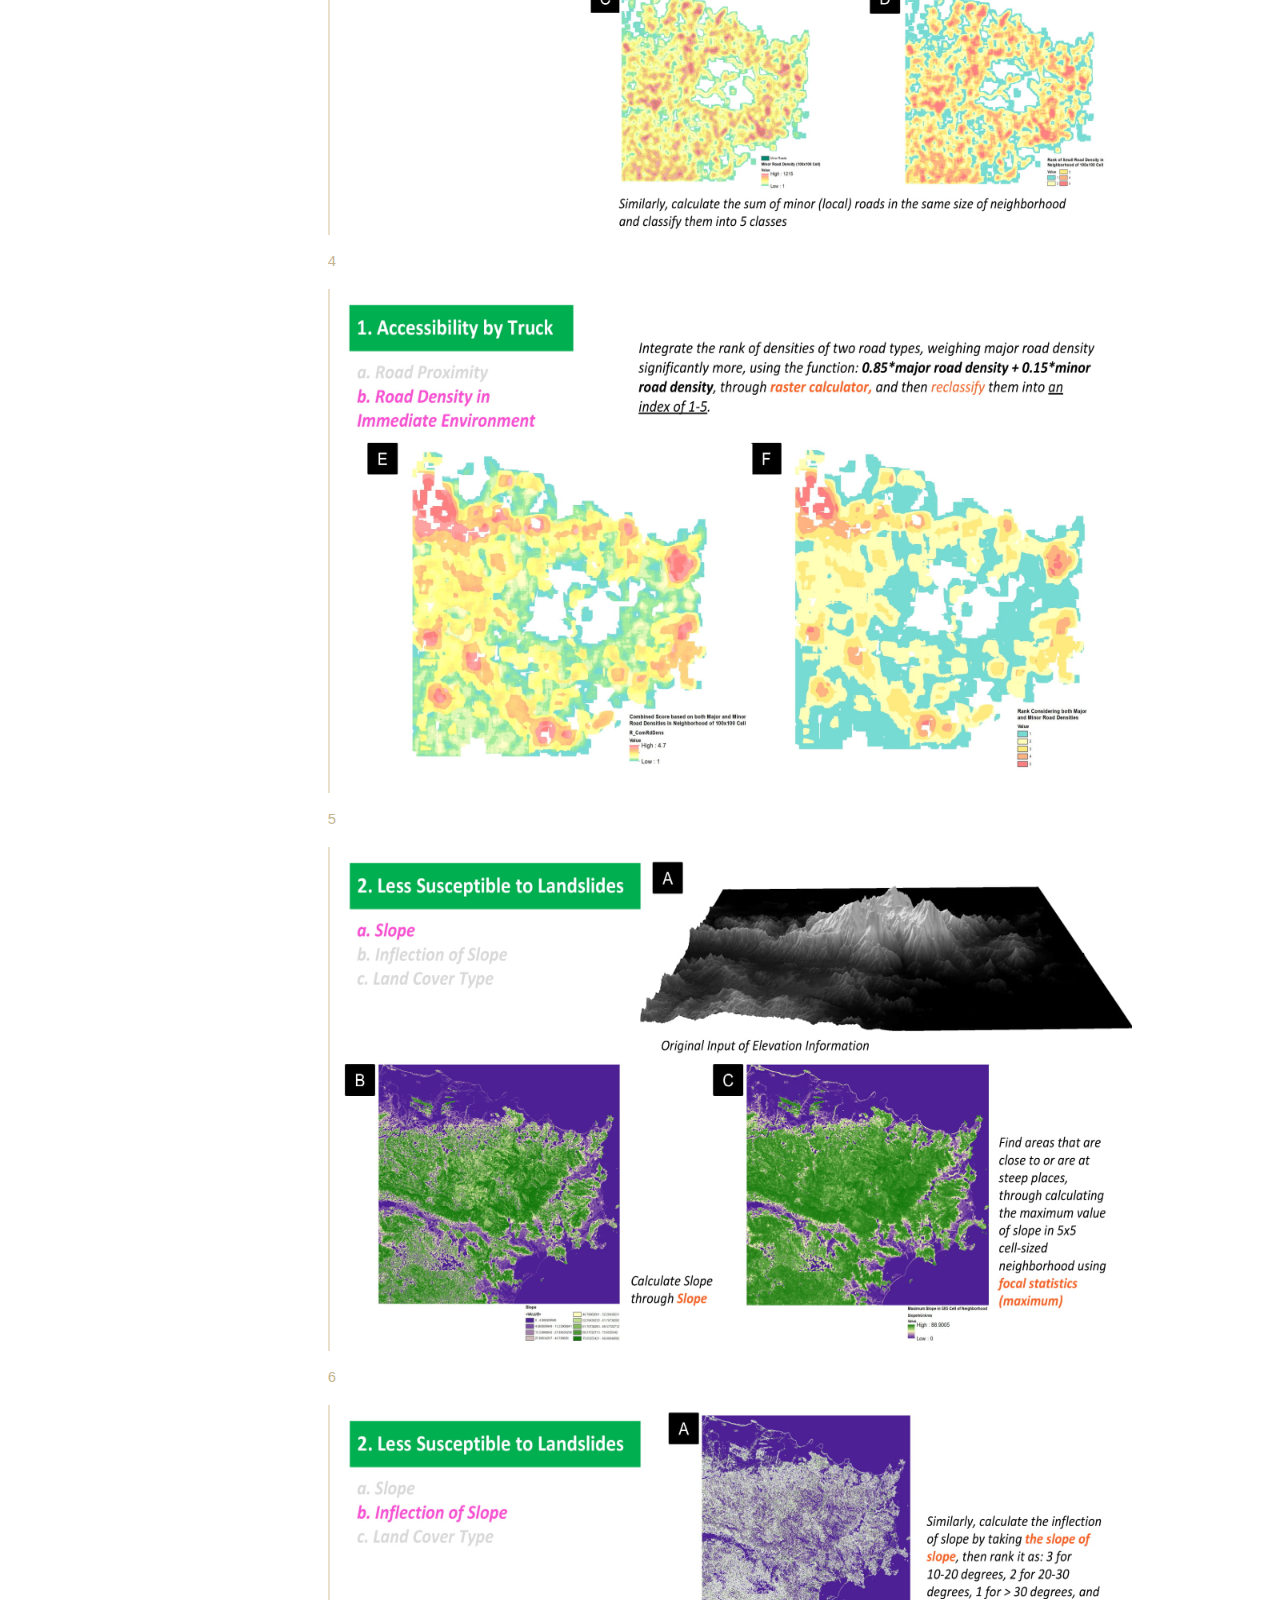
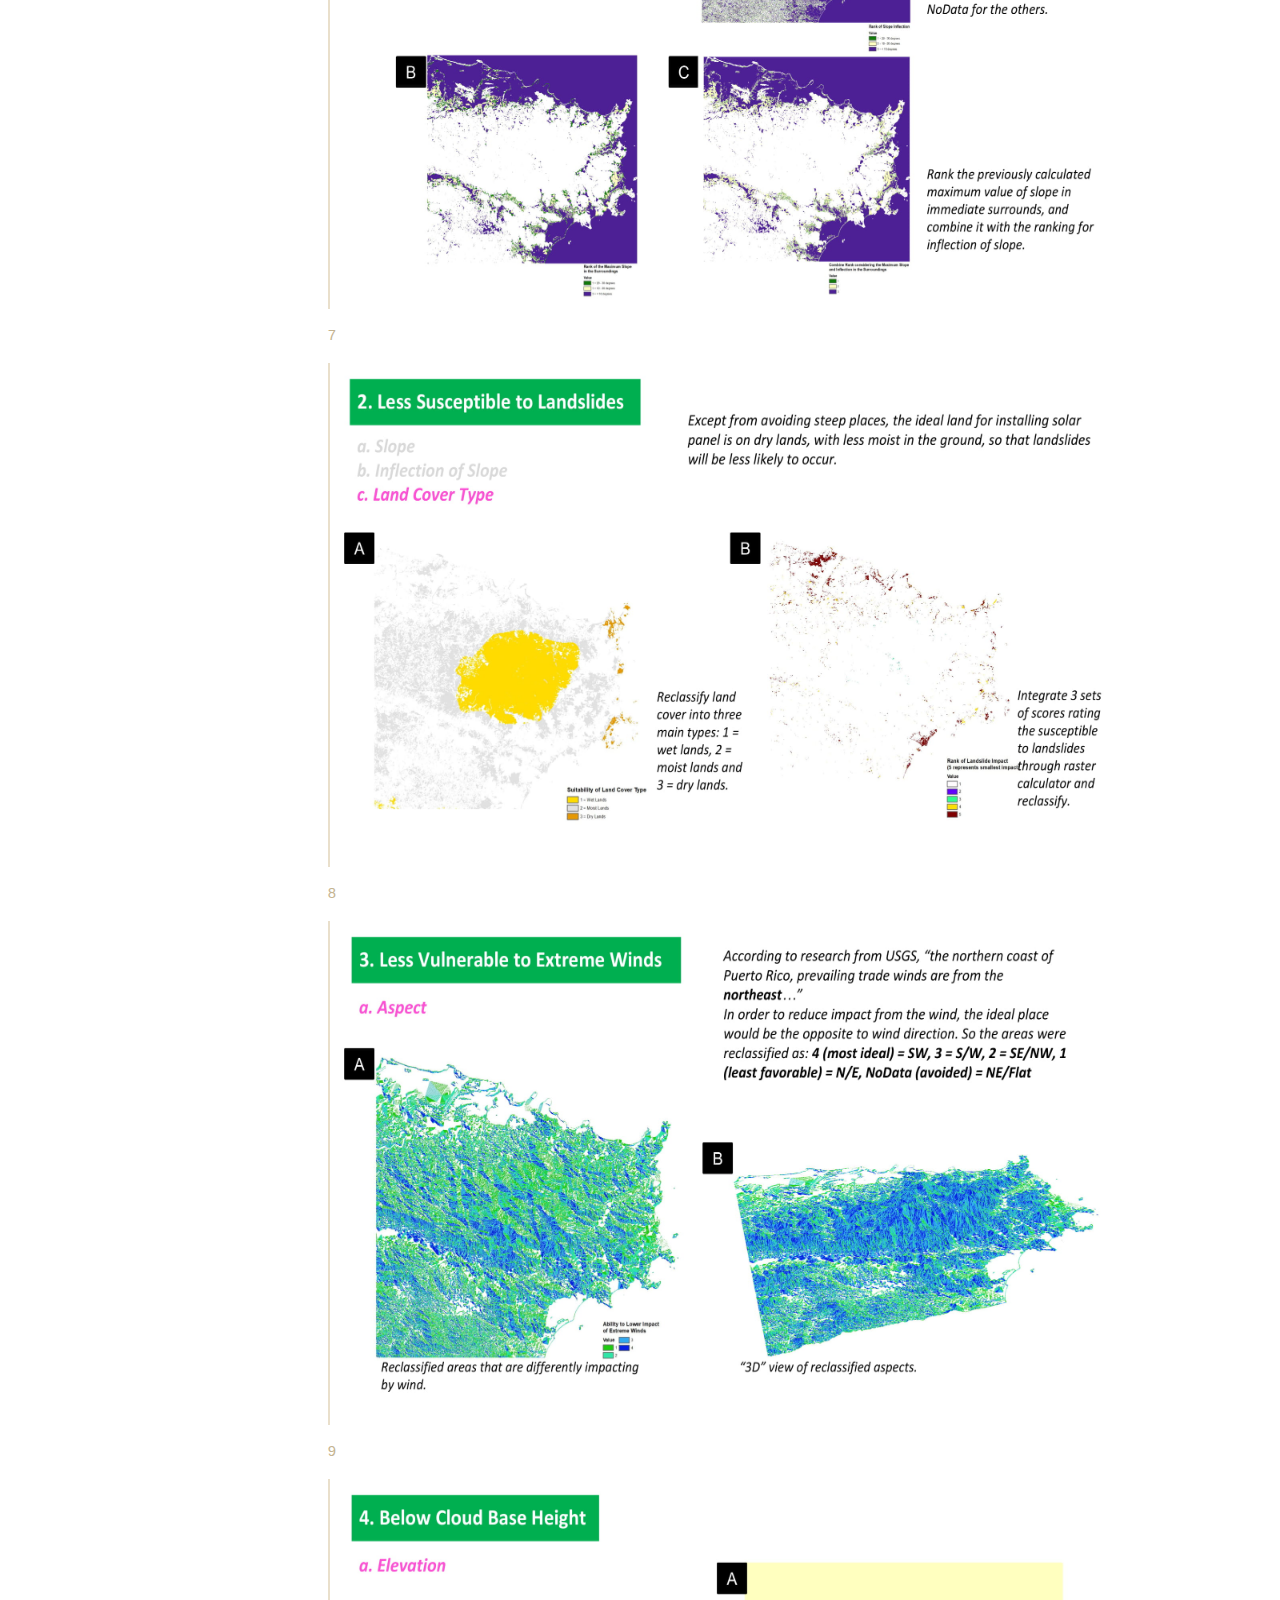
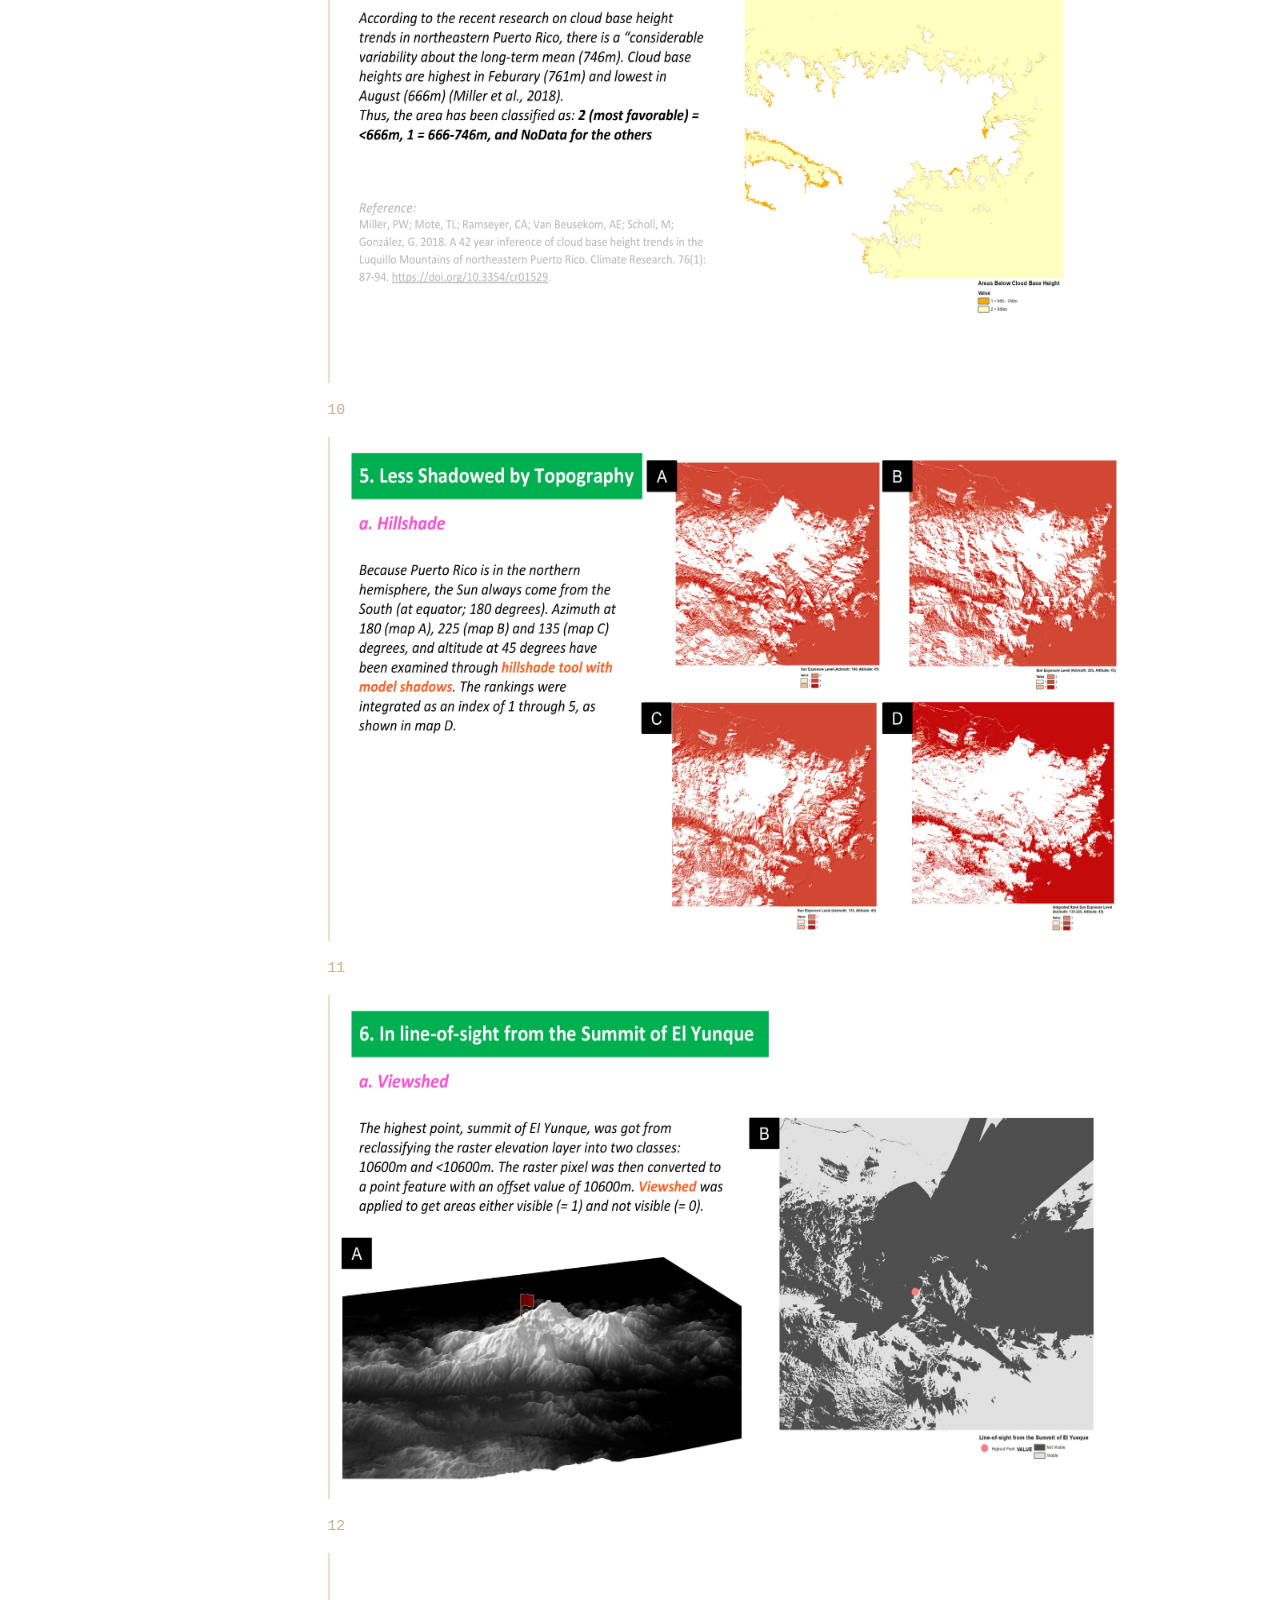
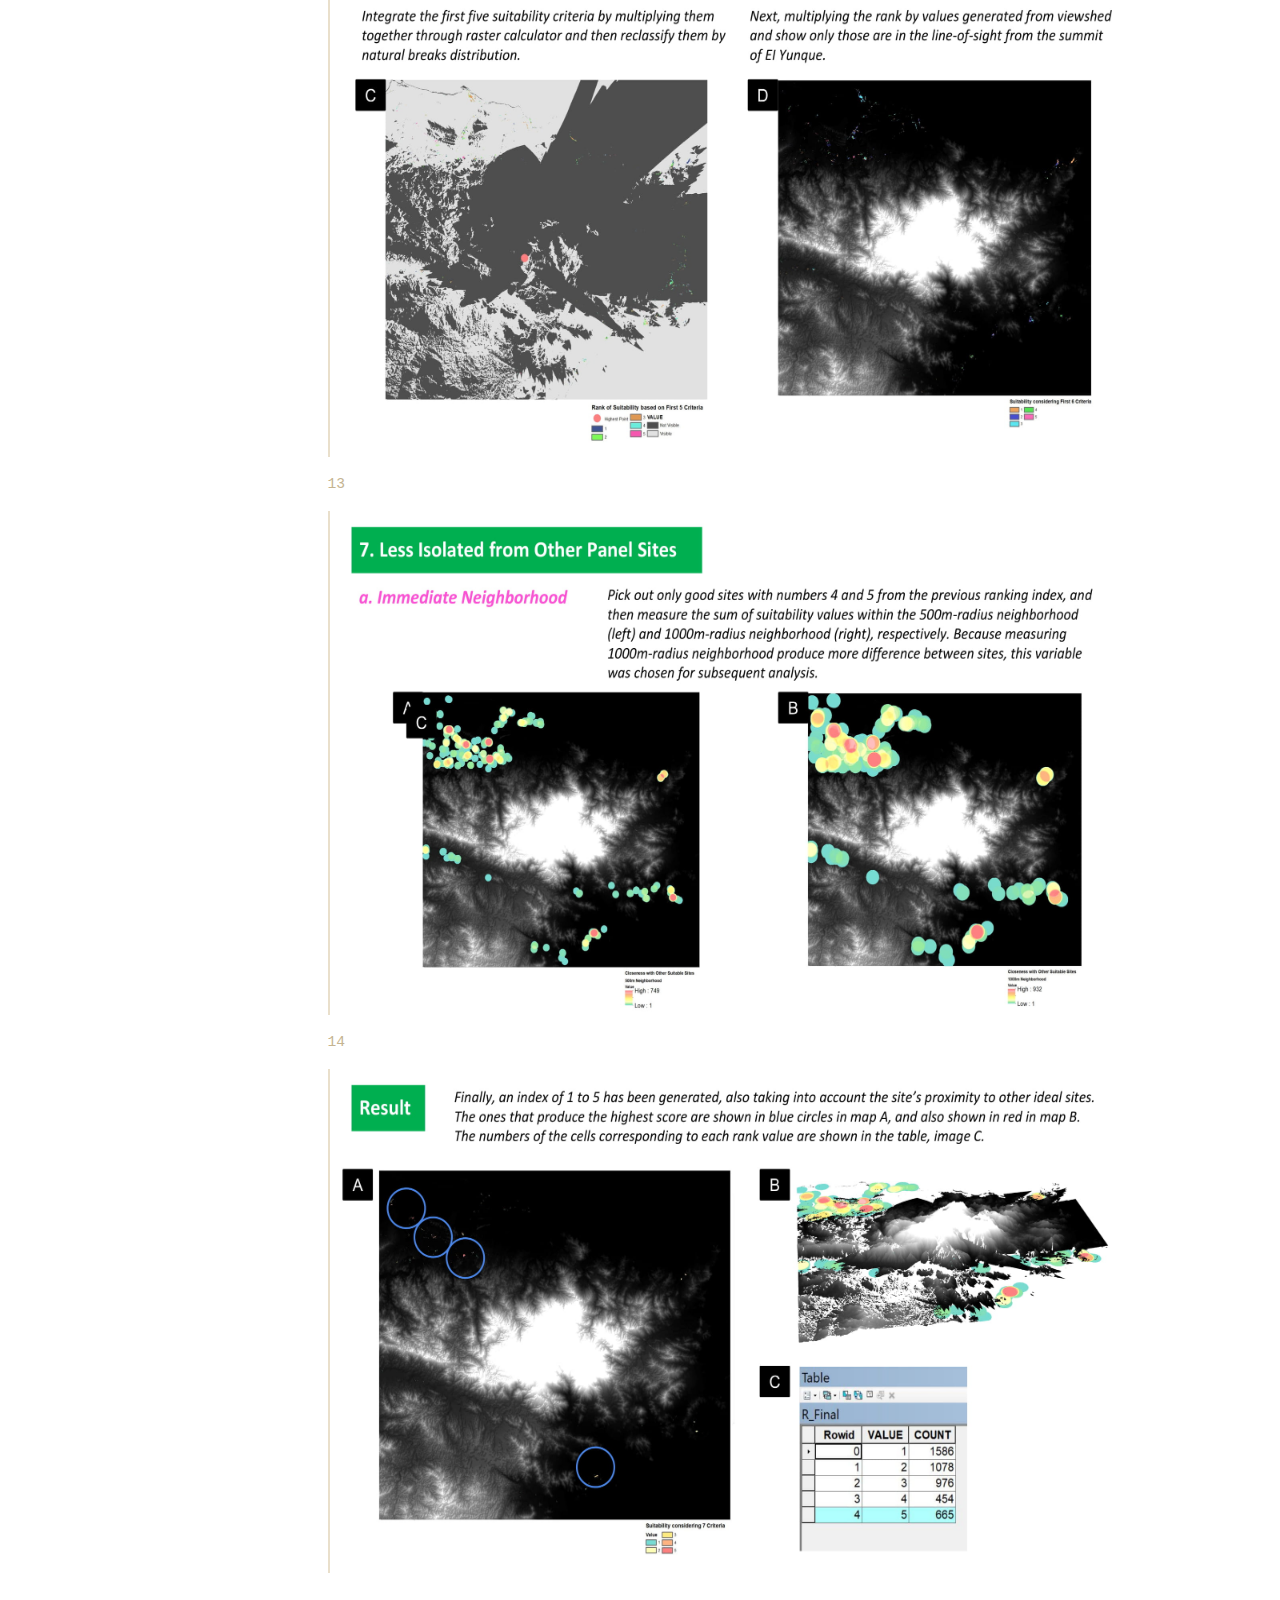
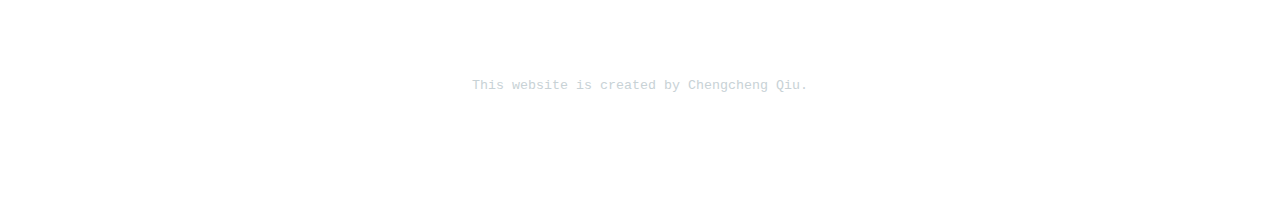
<file: space1.html>
<!DOCTYPE html>
<html lang="en">
    <head>
        <!-- integrate Bootstrap -->
        <meta charset="utf-8"/>
        <meta name="viewport" content="width=device-width, initial-scale=1, shrink-to-fit=no"/>
        <link href="https://stackpath.bootstrapcdn.com/bootstrap/4.1.3/css/bootstrap.min.css" rel="stylesheet">

        <!-- integrate styles.css here -->
        <link href="styles.css" rel="stylesheet">

        <!-- integrate emoji -->
        <!-- reference from: https://afeld.github.io/emoji-css/> -->
        <link href="https://afeld.github.io/emoji-css/emoji.css" rel="stylesheet">


        <title>Chengcheng Qiu - Works</title>
    </head>

    <body>
        <!-- Implement a navbar -->
        <!-- reference from: https://getbootstrap.com/docs/4.0/components/navbar/ -->
        <nav id="homeNavbar" class="navbar navbar-expand-lg navbar-dark" style="background-color: #FE6911;">
        <div class="container-fluid">
          <!-- navbar logo -->
          <a class="navbar-brand logo" href="index.html">
              Chengcheng &nbsp;<i class="em em-tangerine lg-tangerine"></i>&nbsp;<i class="em em-tangerine sm-tangerine"></i>
          </a>

            <!-- toggler button -->
            <button class="navbar-toggler" type="button" data-toggle="collapse" data-target="#navbarNav" aria-controls="navbarNav" aria-expanded="false" aria-label="Toggle navigation">
              <span class="navbar-toggler-icon"></span>
            </button>
            <!-- navbar options -->
            <div class="collapse navbar-collapse" id="navbarNav">
             <ul class="navbar-nav">
               <li class="nav-item">
                 <a class="nav-link" href="index.html">&nbsp;Home&nbsp;&nbsp;</a>
               </li>
               <li class="nav-item">
                 <a class="nav-link" href="profile.html">Profile&nbsp;&nbsp;</a>
               </li>
               <li class="active">
                 <a class="nav-link" href="works.html">Works&nbsp;&nbsp;<span class="sr-only">(current)</span></a>
               </li>
             </ul>
            </div>
        </div>
        </nav>

        <div class="row">
        <!-- left-hand side menu for selecting works -->
        <div class="col-sm-3">
        <div class="wrapper">
            <!-- Sidebar -->
            <nav id="sidebar">
                <div class="sidebar-header">
                    <a href="works.html" class="submenu_title">Works</a>
                </div>

                <ul class="list-unstyled components">
                    <p class="submenu_subtitle">GIS Practices</p>
                    <li class="active">
                        <a href="#homeSubmenu" data-toggle="collapse" aria-expanded="false"
                        class="dropdown-toggle submenu_listing submenu">&#9900;&nbsp;Modeling Space</a>

                        <ul class="collapse list-unstyled submenu_item" id="homeSubmenu">
                            <li>
                                <a href="space1.html" class="submenu">Exercise 1</a>
                            </li>
                            <li>
                                <a href="space2.html" class="submenu">Exercise 2</a>
                            </li>
                            <li>
                                <a href="space3.html" class="submenu">Exercise 3</a>
                            </li>
                            <li>
                                <a href="space4.html" class="submenu">Exercise 4</a>
                            </li>
                        </ul>
                    </li>
                    <li>
                        <a href="#pageSubmenu" data-toggle="collapse" aria-expanded="false"
                        class="dropdown-toggle submenu_listing submenu">&#9900;&nbsp;Modeling Objects</a>

                        <ul class="collapse list-unstyled submenu_item" id="pageSubmenu">
                          <li>
                              <a href="object1.html" class="submenu">Exercise 1</a>
                          </li>
                        </ul>
                    </li>

                    <p class="submenu_subtitle">Google Earth Engine</p>
                    <li>
                        <a href="EE1.html" class="submenu_listing submenu">&#9900;&nbsp;Forest App</a>
                    </li>
                    <p class="submenu_subtitle">Programming</p>
                      <li>
                          <a href="visualizer.html" class="submenu_listing submenu">&#9900;&nbsp;Data Visualizer</a>
                      </li>
                    <p class="submenu_subtitle">Remote Sensing</p>
                      <li>
                          <a href="hutong.html" class="submenu_listing submenu">&#9900;&nbsp;Hutong Study</a>
                      </li>
                </ul>
            </nav>

        </div>
        </div>

        <div class="col">
          <p class="content_description">
            Modeling Space - Focal Statistics: Extended Neighborhoods
          </p>
          <p class="pagenumber">1</p>
          <p class="contents">
            <img src="/works/solarpanelsite/1.jpg" width="800px" height="500px">
          </p>
          <p class="pagenumber">2</p>
          <p class="contents">
            <img src="/works/solarpanelsite/2.jpg" width="800px" height="500px">
          </p>
          <p class="pagenumber">3</p>
          <p class="contents">
            <img src="/works/solarpanelsite/3.jpg" width="800px" height="500px">
          </p>
          <p class="pagenumber">4</p>
          <p class="contents">
            <img src="/works/solarpanelsite/4.jpg" width="800px" height="500px">
          </p>
          <p class="pagenumber">5</p>
          <p class="contents">
            <img src="/works/solarpanelsite/5.jpg" width="800px" height="500px">
          </p>
          <p class="pagenumber">6</p>
          <p class="contents">
            <img src="/works/solarpanelsite/6.jpg" width="800px" height="500px">
          </p>
          <p class="pagenumber">7</p>
          <p class="contents">
            <img src="/works/solarpanelsite/7.jpg" width="800px" height="500px">
          </p>
          <p class="pagenumber">8</p>
          <p class="contents">
            <img src="/works/solarpanelsite/8.jpg" width="800px" height="500px">
          </p>
          <p class="pagenumber">9</p>
          <p class="contents">
            <img src="/works/solarpanelsite/9.jpg" width="800px" height="500px">
          </p>
          <p class="pagenumber">10</p>
          <p class="contents">
            <img src="/works/solarpanelsite/10.jpg" width="800px" height="500px">
          </p>
          <p class="pagenumber">11</p>
          <p class="contents">
            <img src="/works/solarpanelsite/11.jpg" width="800px" height="500px">
          </p>
          <p class="pagenumber">12</p>
          <p class="contents">
            <img src="/works/solarpanelsite/12.jpg" width="800px" height="500px">
          </p>
          <p class="pagenumber">13</p>
          <p class="contents">
            <img src="/works/solarpanelsite/13.jpg" width="800px" height="500px">
          </p>
          <p class="pagenumber">14</p>
          <p class="contents">
            <img src="/works/solarpanelsite/14.jpg" width="800px" height="500px">
          </p>
        </div>
      </div>

          <!-- footer, resembles the logo -->
          <footer class="footnote">
              <i class="em em-tangerine sm-tangerine"></i> This website is created by Chengcheng Qiu. <i class="em em-tangerine lg-tangerine"></i>
              <pre>                                                               <i class="em em-tangerine sm-tangerine"></i></pre>
          </footer>

        <!-- Optional JavaScript, I'm using these in order to implement my navbar -->
        <!-- reference from: https://getbootstrap.com/docs/4.0/getting-started/introduction/ -->
        <!-- jQuery first, then Popper.js, then Bootstrap JS -->
        <script src="https://code.jquery.com/jquery-3.2.1.slim.min.js" integrity="sha384-KJ3o2DKtIkvYIK3UENzmM7KCkRr/rE9/Qpg6aAZGJwFDMVNA/GpGFF93hXpG5KkN" crossorigin="anonymous"></script>
        <script src="https://cdnjs.cloudflare.com/ajax/libs/popper.js/1.12.9/umd/popper.min.js" integrity="sha384-ApNbgh9B+Y1QKtv3Rn7W3mgPxhU9K/ScQsAP7hUibX39j7fakFPskvXusvfa0b4Q" crossorigin="anonymous"></script>
        <script src="https://maxcdn.bootstrapcdn.com/bootstrap/4.0.0/js/bootstrap.min.js" integrity="sha384-JZR6Spejh4U02d8jOt6vLEHfe/JQGiRRSQQxSfFWpi1MquVdAyjUar5+76PVCmYl" crossorigin="anonymous"></script>
    </body>
</html>
</file>
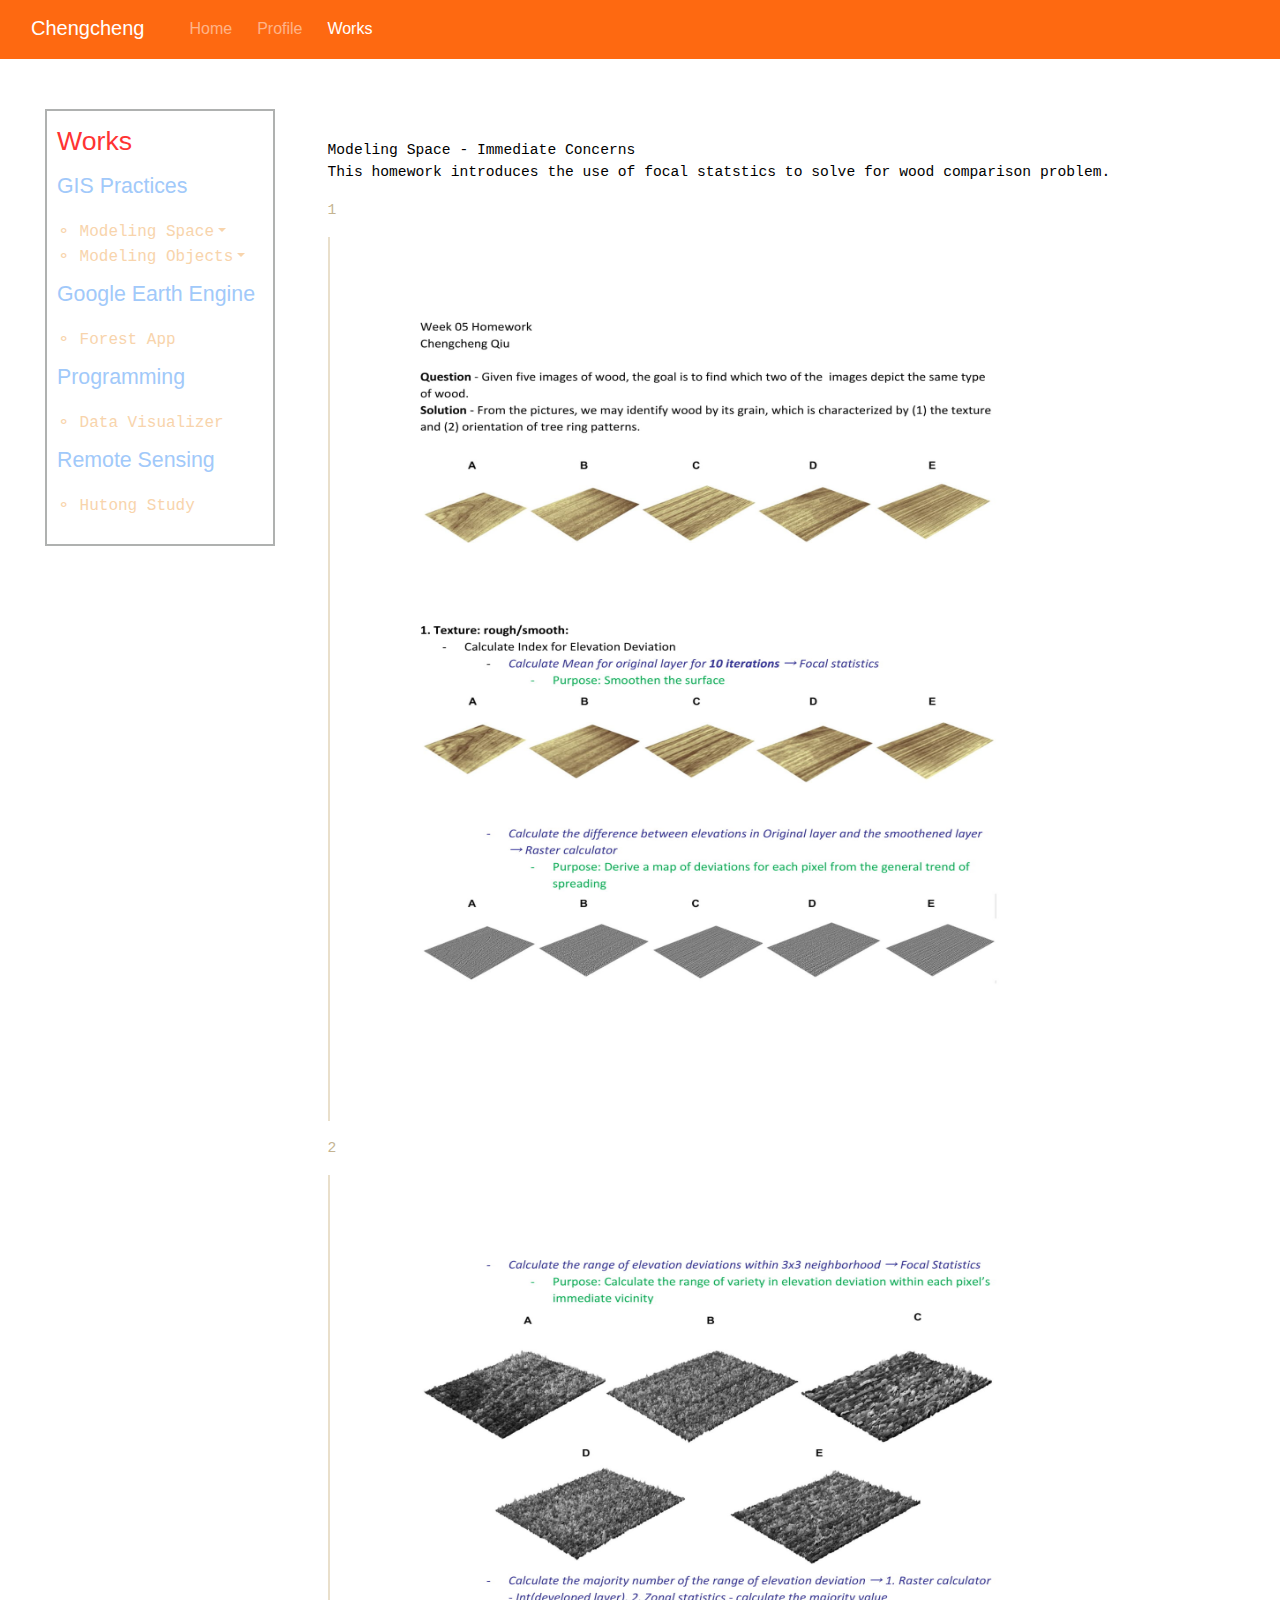
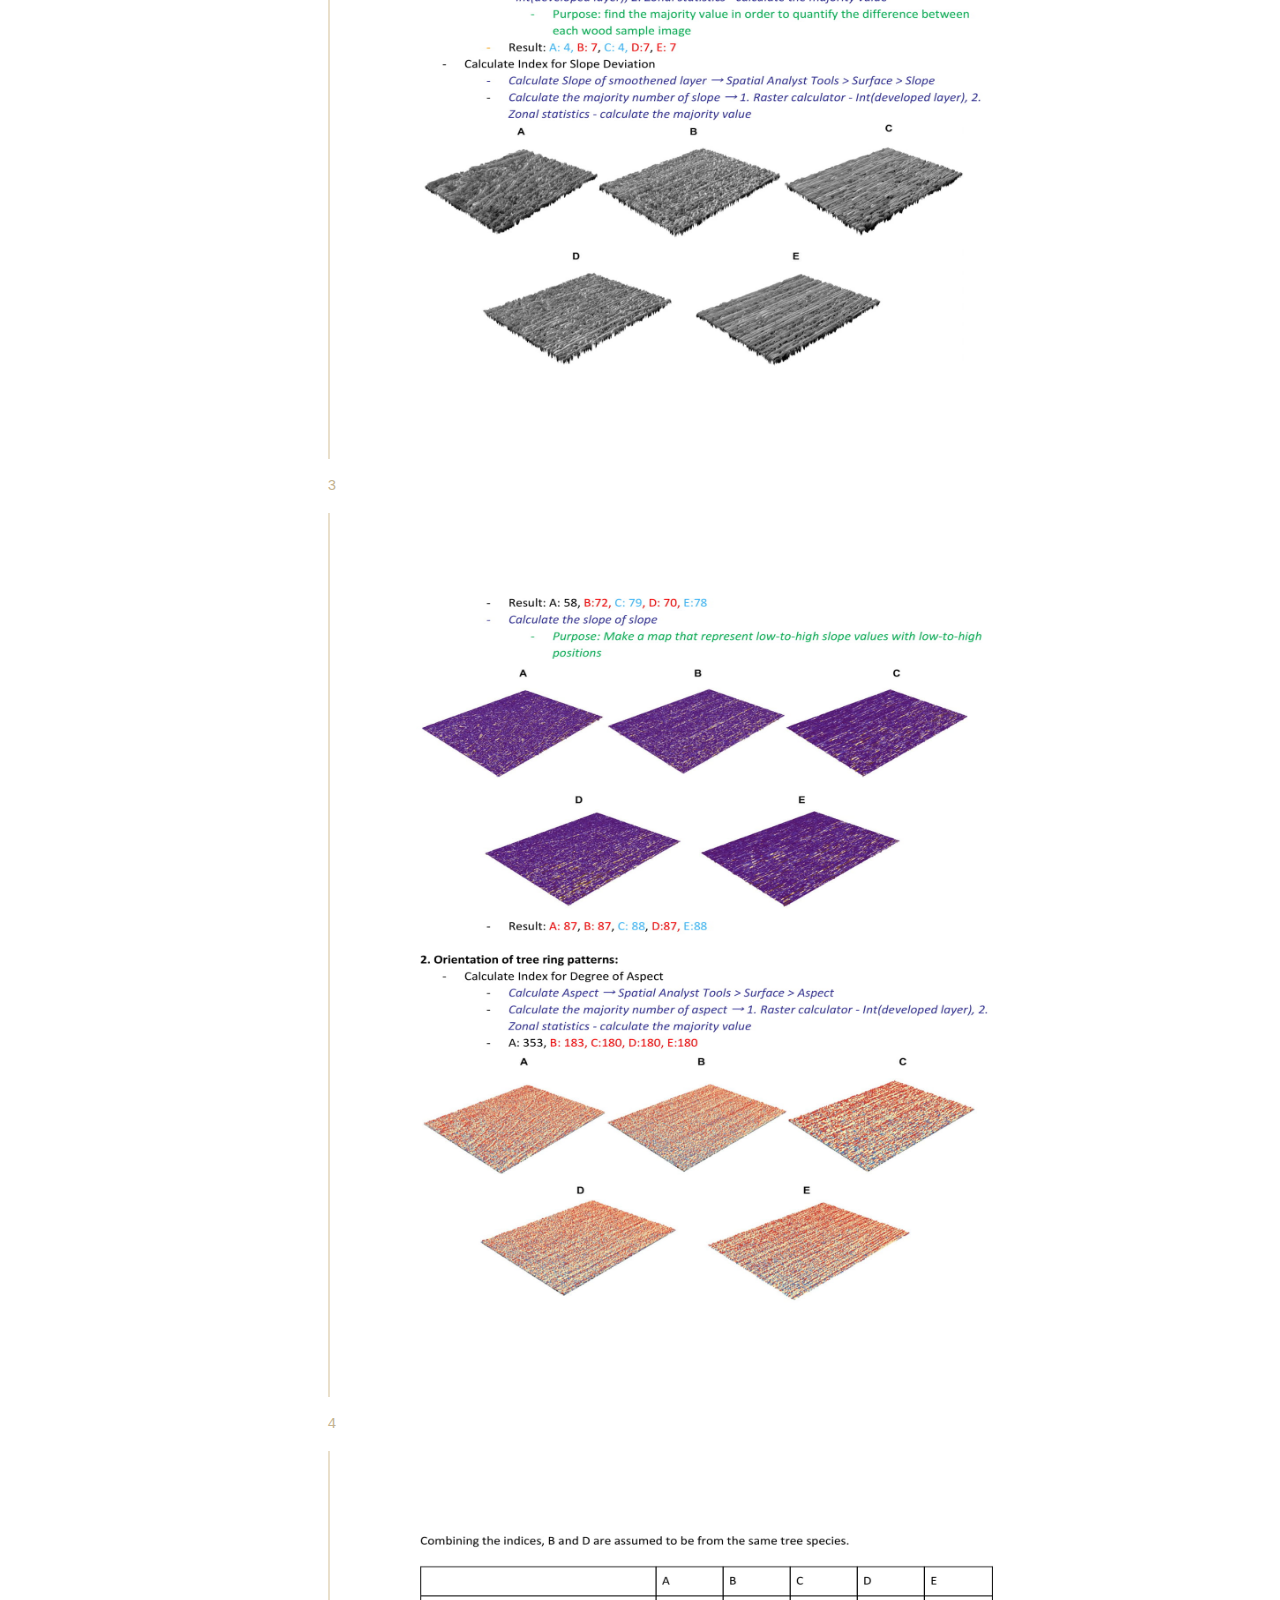
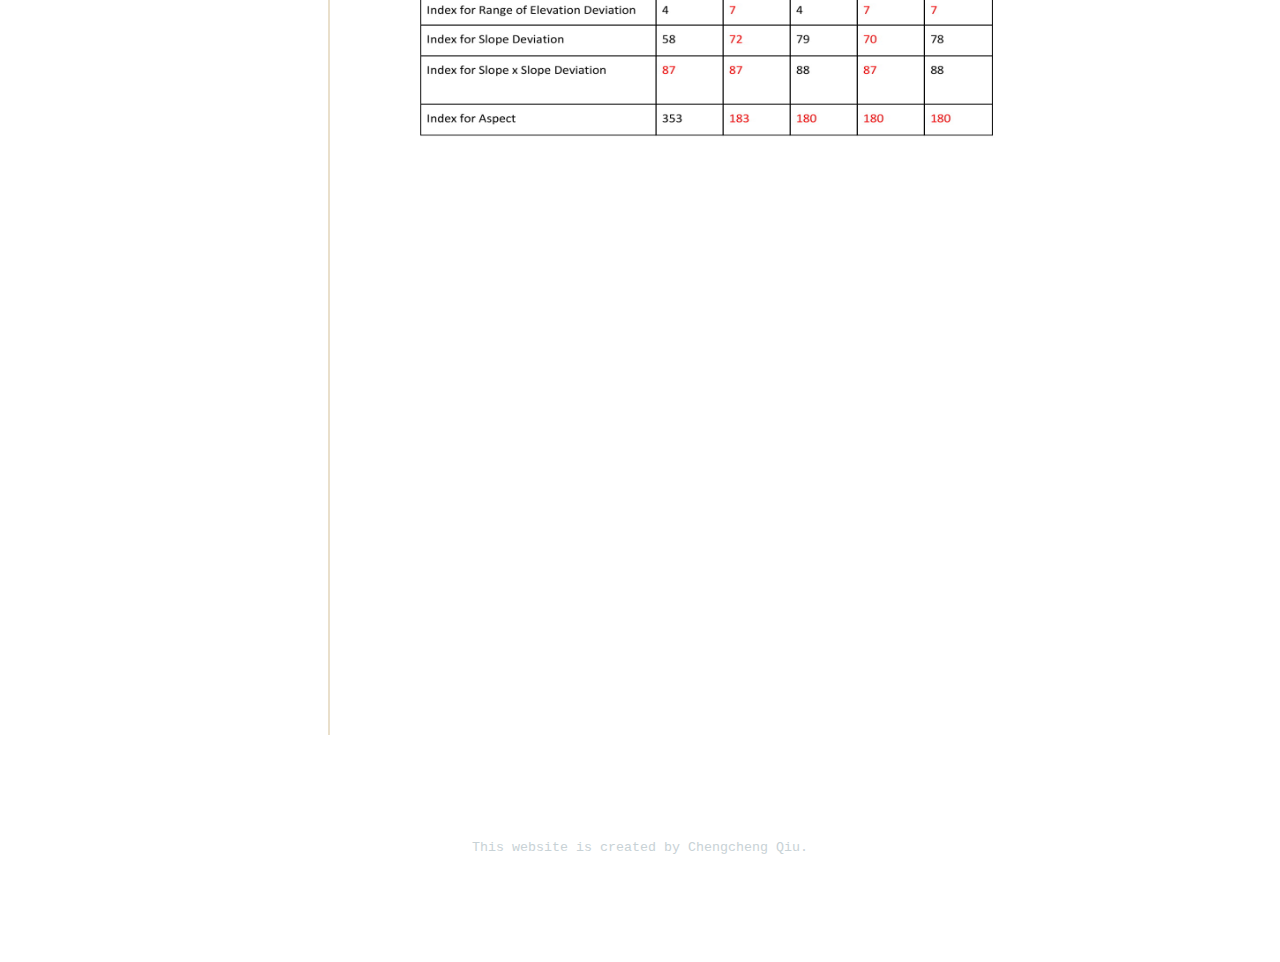
<file: space2.html>
<!DOCTYPE html>
<html lang="en">
    <head>
        <!-- integrate Bootstrap -->
        <meta charset="utf-8"/>
        <meta name="viewport" content="width=device-width, initial-scale=1, shrink-to-fit=no"/>
        <link href="https://stackpath.bootstrapcdn.com/bootstrap/4.1.3/css/bootstrap.min.css" rel="stylesheet">

        <!-- integrate styles.css here -->
        <link href="styles.css" rel="stylesheet">

        <!-- integrate emoji -->
        <!-- reference from: https://afeld.github.io/emoji-css/> -->
        <link href="https://afeld.github.io/emoji-css/emoji.css" rel="stylesheet">


        <title>Chengcheng Qiu - Works</title>
    </head>

    <body>
        <!-- Implement a navbar -->
        <!-- reference from: https://getbootstrap.com/docs/4.0/components/navbar/ -->
        <nav id="homeNavbar" class="navbar navbar-expand-lg navbar-dark" style="background-color: #FE6911;">
        <div class="container-fluid">
          <!-- navbar logo -->
          <a class="navbar-brand logo" href="index.html">
              Chengcheng &nbsp;<i class="em em-tangerine lg-tangerine"></i>&nbsp;<i class="em em-tangerine sm-tangerine"></i>
          </a>

            <!-- toggler button -->
            <button class="navbar-toggler" type="button" data-toggle="collapse" data-target="#navbarNav" aria-controls="navbarNav" aria-expanded="false" aria-label="Toggle navigation">
              <span class="navbar-toggler-icon"></span>
            </button>
            <!-- navbar options -->
            <div class="collapse navbar-collapse" id="navbarNav">
             <ul class="navbar-nav">
               <li class="nav-item">
                 <a class="nav-link" href="index.html">&nbsp;Home&nbsp;&nbsp;</a>
               </li>
               <li class="nav-item">
                 <a class="nav-link" href="profile.html">Profile&nbsp;&nbsp;</a>
               </li>
               <li class="active">
                 <a class="nav-link" href="works.html">Works&nbsp;&nbsp;<span class="sr-only">(current)</span></a>
               </li>
             </ul>
            </div>
        </div>
        </nav>

        <div class="row">
        <!-- left-hand side menu for selecting works -->
        <div class="col-sm-3">
        <div class="wrapper">
            <!-- Sidebar -->
            <nav id="sidebar">
                <div class="sidebar-header">
                    <a href="works.html" class="submenu_title">Works</a>
                </div>

                <ul class="list-unstyled components">
                    <p class="submenu_subtitle">GIS Practices</p>
                    <li class="active">
                        <a href="#homeSubmenu" data-toggle="collapse" aria-expanded="false"
                        class="dropdown-toggle submenu_listing submenu">&#9900;&nbsp;Modeling Space</a>

                        <ul class="collapse list-unstyled submenu_item" id="homeSubmenu">
                            <li>
                                <a href="space1.html" class="submenu">Exercise 1</a>
                            </li>
                            <li>
                                <a href="space2.html" class="submenu">Exercise 2</a>
                            </li>
                            <li>
                                <a href="space3.html" class="submenu">Exercise 3</a>
                            </li>
                            <li>
                                <a href="space4.html" class="submenu">Exercise 4</a>
                            </li>
                        </ul>
                    </li>
                    <li>
                        <a href="#pageSubmenu" data-toggle="collapse" aria-expanded="false"
                        class="dropdown-toggle submenu_listing submenu">&#9900;&nbsp;Modeling Objects</a>

                        <ul class="collapse list-unstyled submenu_item" id="pageSubmenu">
                          <li>
                              <a href="object1.html" class="submenu">Exercise 1</a>
                          </li>
                        </ul>
                    </li>

                    <p class="submenu_subtitle">Google Earth Engine</p>
                    <li>
                        <a href="EE1.html" class="submenu_listing submenu">&#9900;&nbsp;Forest App</a>
                    </li>
                    <p class="submenu_subtitle">Programming</p>
                      <li>
                          <a href="visualizer.html" class="submenu_listing submenu">&#9900;&nbsp;Data Visualizer</a>
                      </li>
                    <p class="submenu_subtitle">Remote Sensing</p>
                      <li>
                          <a href="hutong.html" class="submenu_listing submenu">&#9900;&nbsp;Hutong Study</a>
                      </li>
                </ul>
            </nav>

        </div>
        </div>

        <div class="col">
          <p class="content_description">
            Modeling Space - Immediate Concerns<br>
            This homework introduces the use of focal statstics to solve for wood comparison problem.
          </p>

          <p class="pagenumber">1</p>
          <p class="contents">
            <img src="/works/immediateconcerns/1.jpg" width="750px" height="880px">
          </p>
          <p class="pagenumber">2</p>
          <p class="contents">
            <img src="/works/immediateconcerns/2.jpg" width="750px" height="880px">
          </p>
          <p class="pagenumber">3</p>
          <p class="contents">
            <img src="/works/immediateconcerns/3.jpg" width="750px" height="880px">
          </p>
          <p class="pagenumber">4</p>
          <p class="contents">
            <img src="/works/immediateconcerns/4.jpg" width="750px" height="880px">
          </p>
        </div>
      </div>

          <!-- footer, resembles the logo -->
          <footer class="footnote">
              <i class="em em-tangerine sm-tangerine"></i> This website is created by Chengcheng Qiu. <i class="em em-tangerine lg-tangerine"></i>
              <pre>                                                               <i class="em em-tangerine sm-tangerine"></i></pre>
          </footer>

        <!-- Optional JavaScript, I'm using these in order to implement my navbar -->
        <!-- reference from: https://getbootstrap.com/docs/4.0/getting-started/introduction/ -->
        <!-- jQuery first, then Popper.js, then Bootstrap JS -->
        <script src="https://code.jquery.com/jquery-3.2.1.slim.min.js" integrity="sha384-KJ3o2DKtIkvYIK3UENzmM7KCkRr/rE9/Qpg6aAZGJwFDMVNA/GpGFF93hXpG5KkN" crossorigin="anonymous"></script>
        <script src="https://cdnjs.cloudflare.com/ajax/libs/popper.js/1.12.9/umd/popper.min.js" integrity="sha384-ApNbgh9B+Y1QKtv3Rn7W3mgPxhU9K/ScQsAP7hUibX39j7fakFPskvXusvfa0b4Q" crossorigin="anonymous"></script>
        <script src="https://maxcdn.bootstrapcdn.com/bootstrap/4.0.0/js/bootstrap.min.js" integrity="sha384-JZR6Spejh4U02d8jOt6vLEHfe/JQGiRRSQQxSfFWpi1MquVdAyjUar5+76PVCmYl" crossorigin="anonymous"></script>
    </body>
</html>
</file>
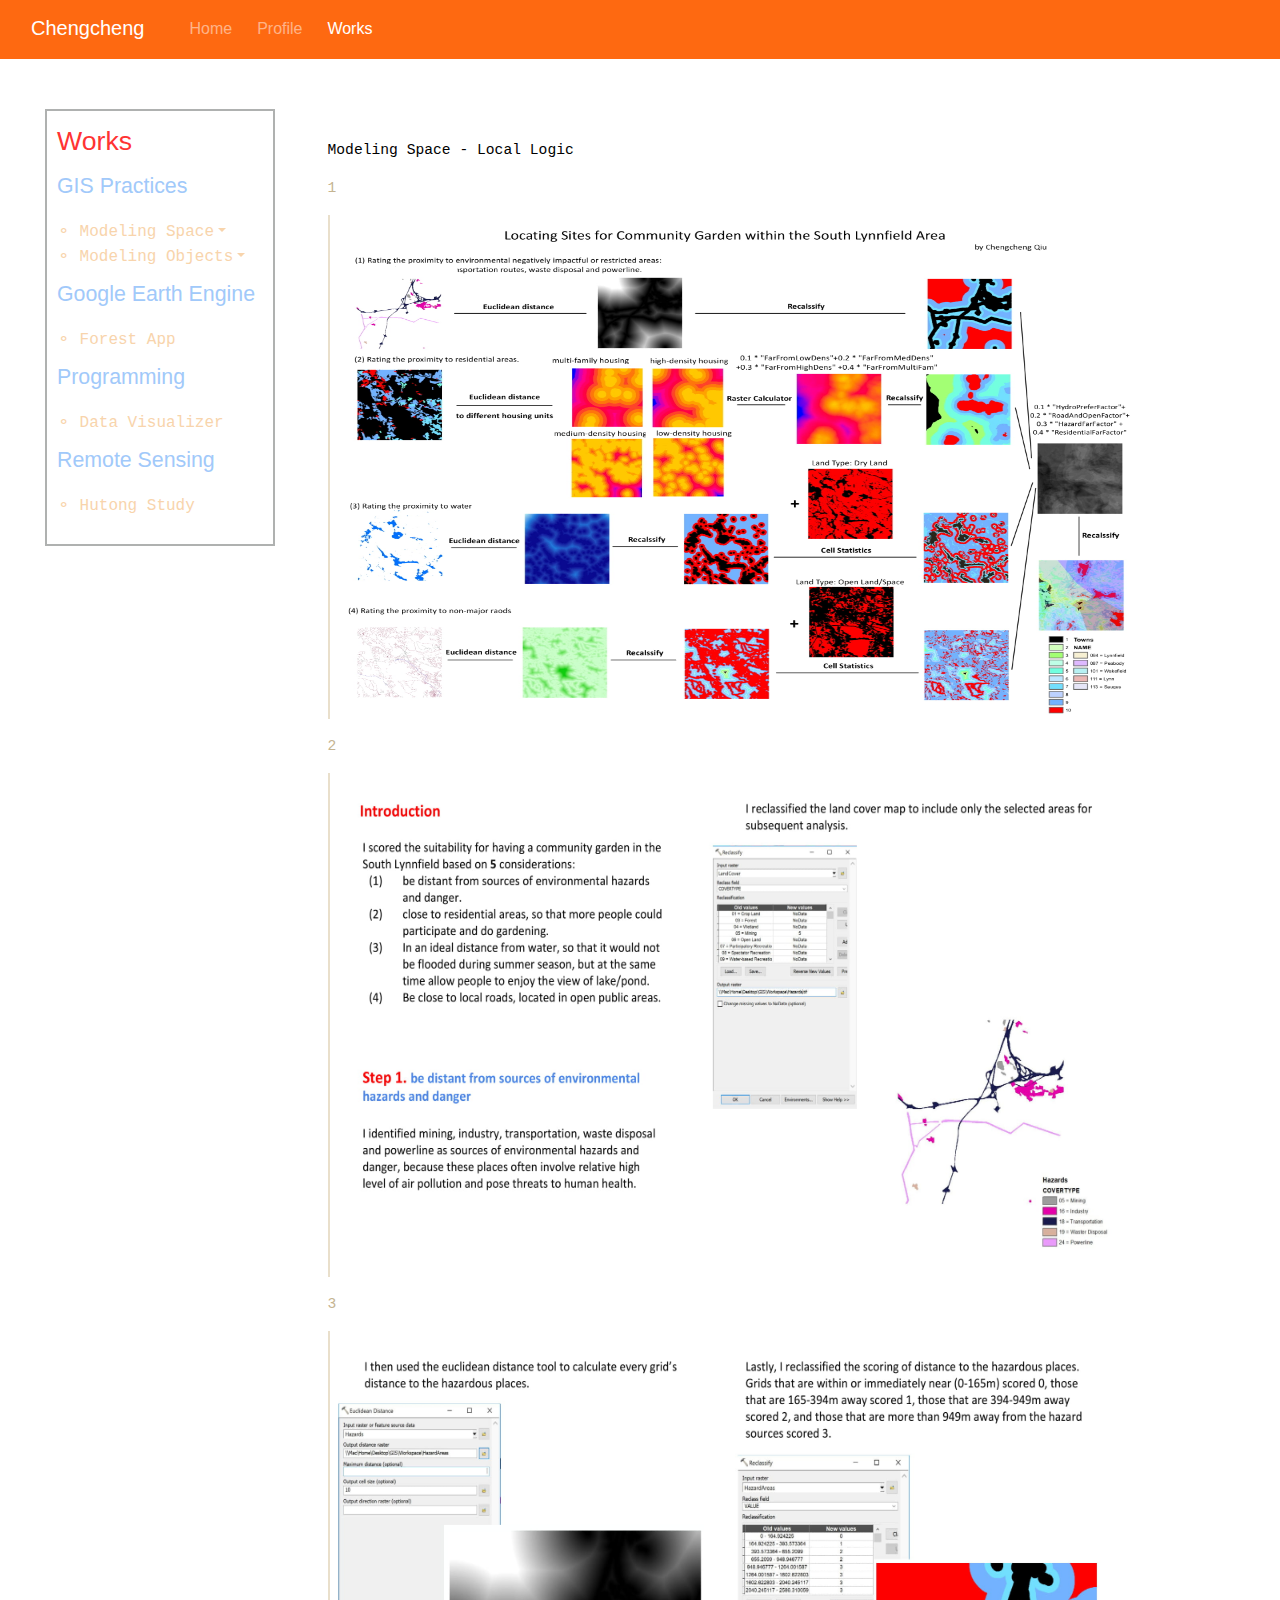
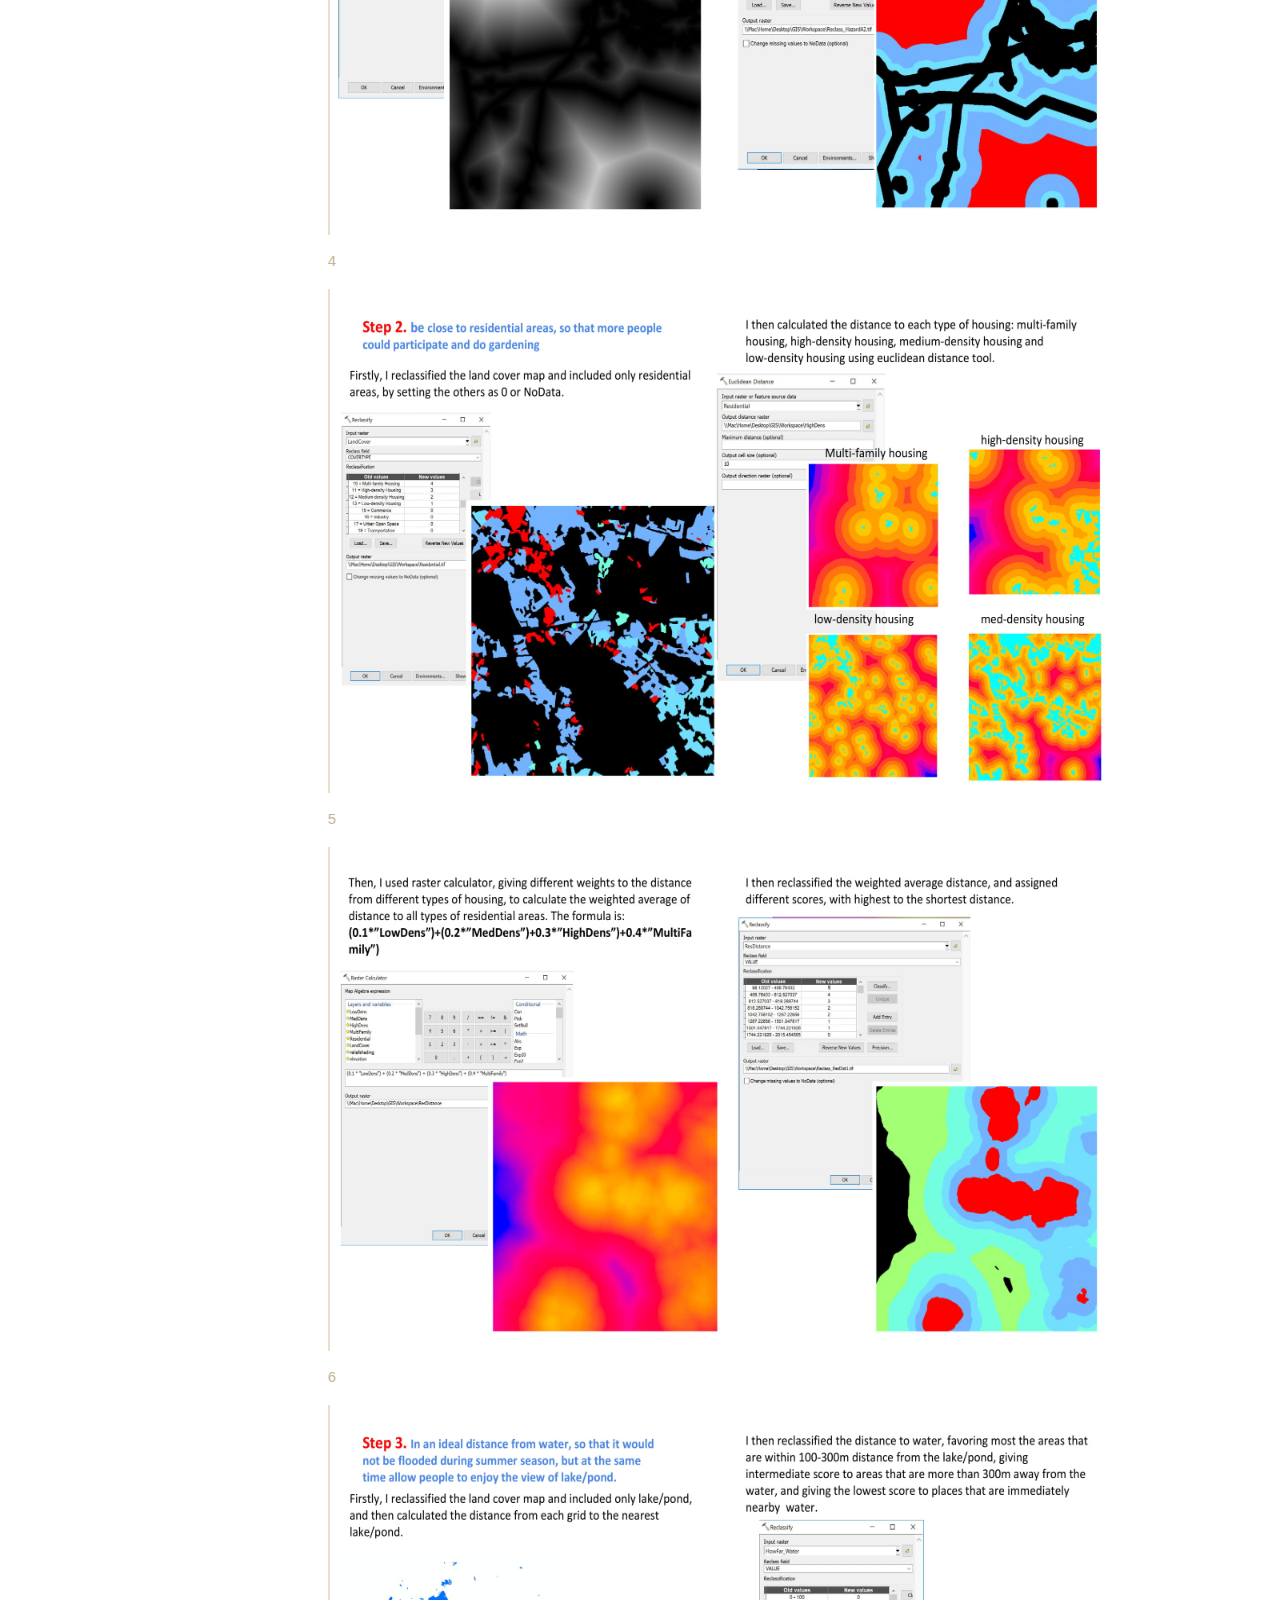
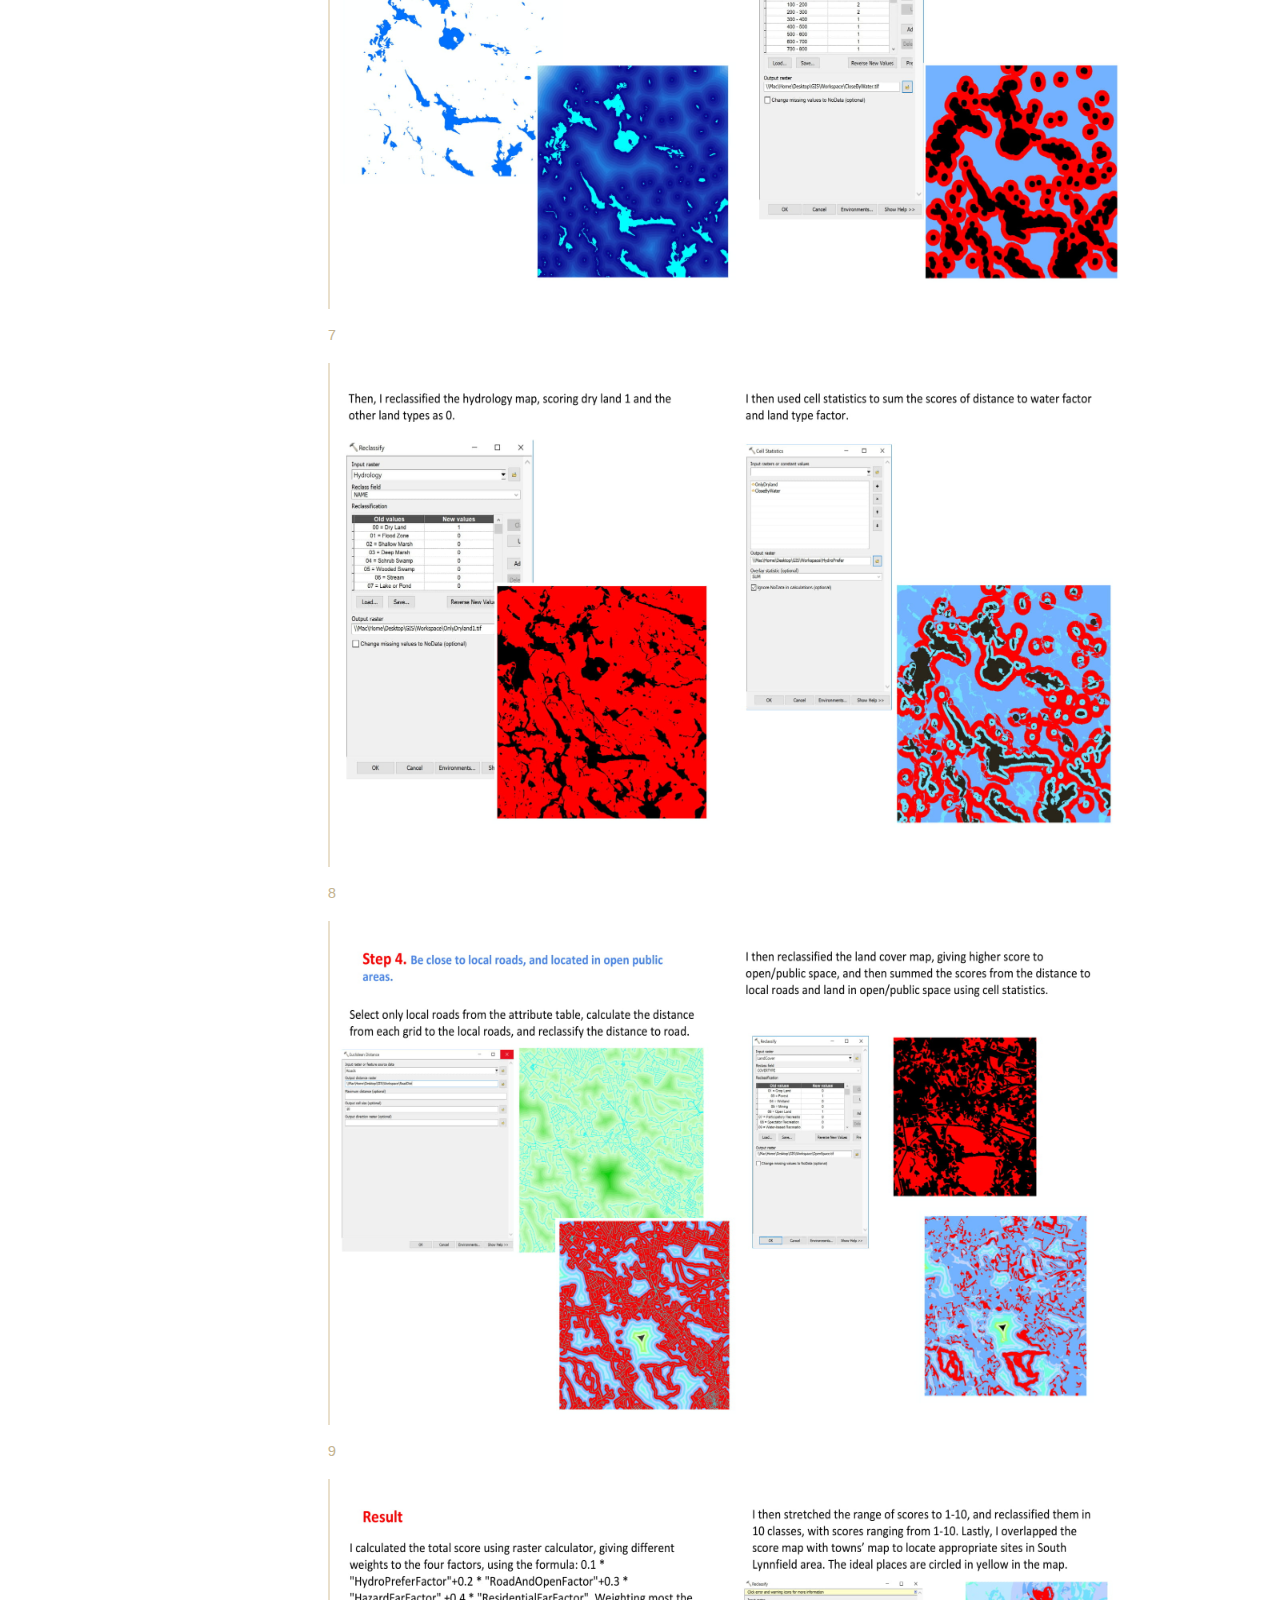
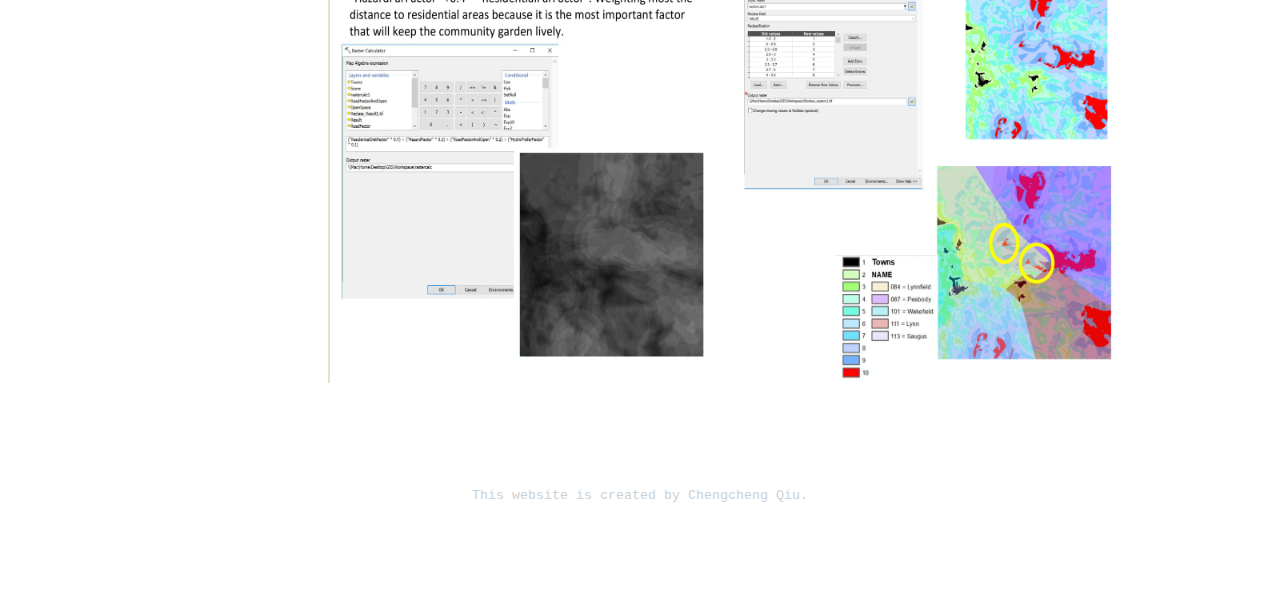
<file: space3.html>
<!DOCTYPE html>
<html lang="en">
    <head>
        <!-- integrate Bootstrap -->
        <meta charset="utf-8"/>
        <meta name="viewport" content="width=device-width, initial-scale=1, shrink-to-fit=no"/>
        <link href="https://stackpath.bootstrapcdn.com/bootstrap/4.1.3/css/bootstrap.min.css" rel="stylesheet">

        <!-- integrate styles.css here -->
        <link href="styles.css" rel="stylesheet">

        <!-- integrate emoji -->
        <!-- reference from: https://afeld.github.io/emoji-css/> -->
        <link href="https://afeld.github.io/emoji-css/emoji.css" rel="stylesheet">


        <title>Chengcheng Qiu - Works</title>
    </head>

    <body>
        <!-- Implement a navbar -->
        <!-- reference from: https://getbootstrap.com/docs/4.0/components/navbar/ -->
        <nav id="homeNavbar" class="navbar navbar-expand-lg navbar-dark" style="background-color: #FE6911;">
        <div class="container-fluid">
          <!-- navbar logo -->
          <a class="navbar-brand logo" href="index.html">
              Chengcheng &nbsp;<i class="em em-tangerine lg-tangerine"></i>&nbsp;<i class="em em-tangerine sm-tangerine"></i>
          </a>

            <!-- toggler button -->
            <button class="navbar-toggler" type="button" data-toggle="collapse" data-target="#navbarNav" aria-controls="navbarNav" aria-expanded="false" aria-label="Toggle navigation">
              <span class="navbar-toggler-icon"></span>
            </button>
            <!-- navbar options -->
            <div class="collapse navbar-collapse" id="navbarNav">
             <ul class="navbar-nav">
               <li class="nav-item">
                 <a class="nav-link" href="index.html">&nbsp;Home&nbsp;&nbsp;</a>
               </li>
               <li class="nav-item">
                 <a class="nav-link" href="profile.html">Profile&nbsp;&nbsp;</a>
               </li>
               <li class="active">
                 <a class="nav-link" href="works.html">Works&nbsp;&nbsp;<span class="sr-only">(current)</span></a>
               </li>
             </ul>
            </div>
        </div>
        </nav>

        <div class="row">
        <!-- left-hand side menu for selecting works -->
        <div class="col-sm-3">
        <div class="wrapper">
            <!-- Sidebar -->
            <nav id="sidebar">
                <div class="sidebar-header">
                    <a href="works.html" class="submenu_title">Works</a>
                </div>

                <ul class="list-unstyled components">
                    <p class="submenu_subtitle">GIS Practices</p>
                    <li class="active">
                        <a href="#homeSubmenu" data-toggle="collapse" aria-expanded="false"
                        class="dropdown-toggle submenu_listing submenu">&#9900;&nbsp;Modeling Space</a>

                        <ul class="collapse list-unstyled submenu_item" id="homeSubmenu">
                            <li>
                                <a href="space1.html" class="submenu">Exercise 1</a>
                            </li>
                            <li>
                                <a href="space2.html" class="submenu">Exercise 2</a>
                            </li>
                            <li>
                                <a href="space3.html" class="submenu">Exercise 3</a>
                            </li>
                            <li>
                                <a href="space4.html" class="submenu">Exercise 4</a>
                            </li>
                        </ul>
                    </li>
                    <li>
                        <a href="#pageSubmenu" data-toggle="collapse" aria-expanded="false"
                        class="dropdown-toggle submenu_listing submenu">&#9900;&nbsp;Modeling Objects</a>

                        <ul class="collapse list-unstyled submenu_item" id="pageSubmenu">
                          <li>
                              <a href="object1.html" class="submenu">Exercise 1</a>
                          </li>
                        </ul>
                    </li>

                    <p class="submenu_subtitle">Google Earth Engine</p>
                    <li>
                        <a href="EE1.html" class="submenu_listing submenu">&#9900;&nbsp;Forest App</a>
                    </li>
                    <p class="submenu_subtitle">Programming</p>
                      <li>
                          <a href="visualizer.html" class="submenu_listing submenu">&#9900;&nbsp;Data Visualizer</a>
                      </li>
                    <p class="submenu_subtitle">Remote Sensing</p>
                      <li>
                          <a href="hutong.html" class="submenu_listing submenu">&#9900;&nbsp;Hutong Study</a>
                      </li>
                </ul>
            </nav>

        </div>
        </div>

        <div class="col">
          <p class="content_description">
            Modeling Space - Local Logic
          </p>
          <p class="pagenumber">1</p>
          <p class="contents">
            <img src="/works/locallogic/1.jpg" width="800px" height="500px">
          </p>
          <p class="pagenumber">2</p>
          <p class="contents">
            <img src="/works/locallogic/2.jpg" width="800px" height="500px">
          </p>
          <p class="pagenumber">3</p>
          <p class="contents">
            <img src="/works/locallogic/3.jpg" width="800px" height="500px">
          </p>
          <p class="pagenumber">4</p>
          <p class="contents">
            <img src="/works/locallogic/4.jpg" width="800px" height="500px">
          </p>
          <p class="pagenumber">5</p>
          <p class="contents">
            <img src="/works/locallogic/5.jpg" width="800px" height="500px">
          </p>
          <p class="pagenumber">6</p>
          <p class="contents">
            <img src="/works/locallogic/6.jpg" width="800px" height="500px">
          </p>
          <p class="pagenumber">7</p>
          <p class="contents">
            <img src="/works/locallogic/7.jpg" width="800px" height="500px">
          </p>
          <p class="pagenumber">8</p>
          <p class="contents">
            <img src="/works/locallogic/8.jpg" width="800px" height="500px">
          </p>
          <p class="pagenumber">9</p>
          <p class="contents">
            <img src="/works/locallogic/9.jpg" width="800px" height="500px">
          </p>
        </div>
      </div>

          <!-- footer, resembles the logo -->
          <footer class="footnote">
              <i class="em em-tangerine sm-tangerine"></i> This website is created by Chengcheng Qiu. <i class="em em-tangerine lg-tangerine"></i>
              <pre>                                                               <i class="em em-tangerine sm-tangerine"></i></pre>
          </footer>

        <!-- Optional JavaScript, I'm using these in order to implement my navbar -->
        <!-- reference from: https://getbootstrap.com/docs/4.0/getting-started/introduction/ -->
        <!-- jQuery first, then Popper.js, then Bootstrap JS -->
        <script src="https://code.jquery.com/jquery-3.2.1.slim.min.js" integrity="sha384-KJ3o2DKtIkvYIK3UENzmM7KCkRr/rE9/Qpg6aAZGJwFDMVNA/GpGFF93hXpG5KkN" crossorigin="anonymous"></script>
        <script src="https://cdnjs.cloudflare.com/ajax/libs/popper.js/1.12.9/umd/popper.min.js" integrity="sha384-ApNbgh9B+Y1QKtv3Rn7W3mgPxhU9K/ScQsAP7hUibX39j7fakFPskvXusvfa0b4Q" crossorigin="anonymous"></script>
        <script src="https://maxcdn.bootstrapcdn.com/bootstrap/4.0.0/js/bootstrap.min.js" integrity="sha384-JZR6Spejh4U02d8jOt6vLEHfe/JQGiRRSQQxSfFWpi1MquVdAyjUar5+76PVCmYl" crossorigin="anonymous"></script>
    </body>
</html>
</file>
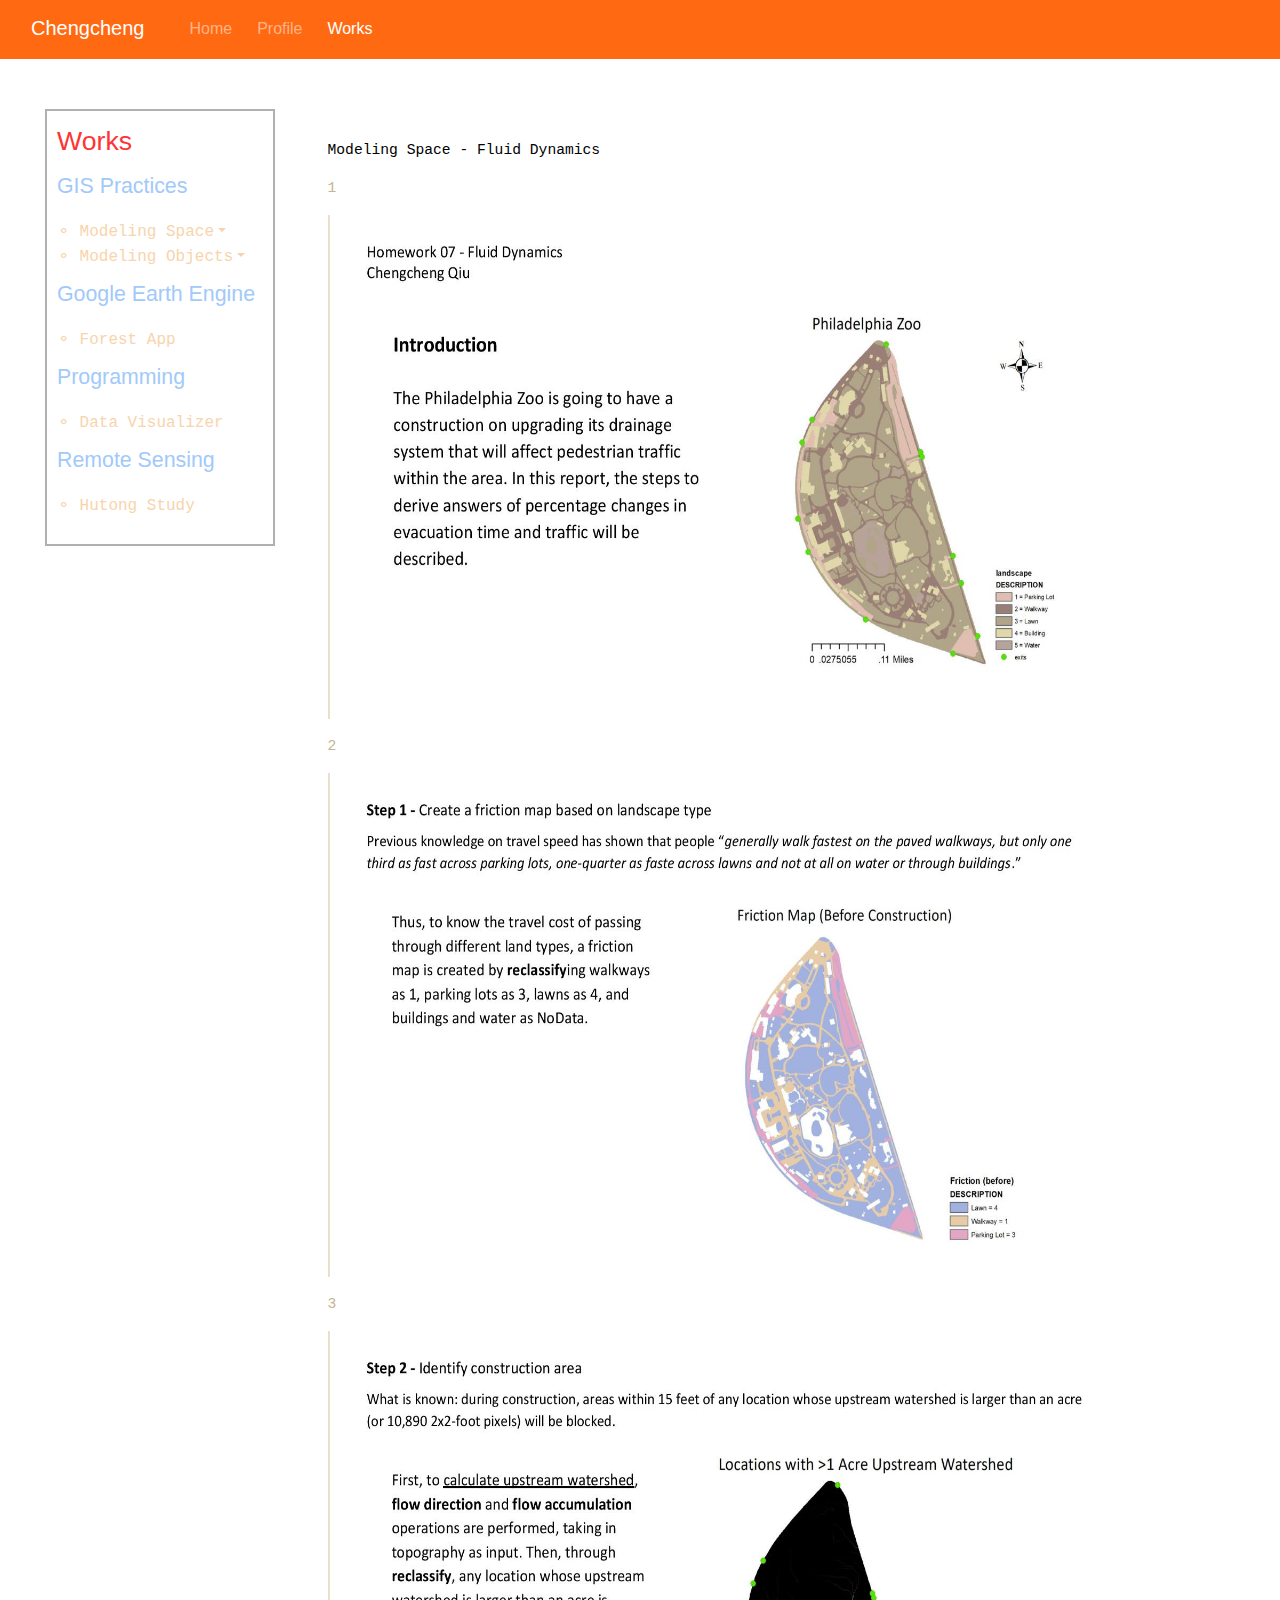
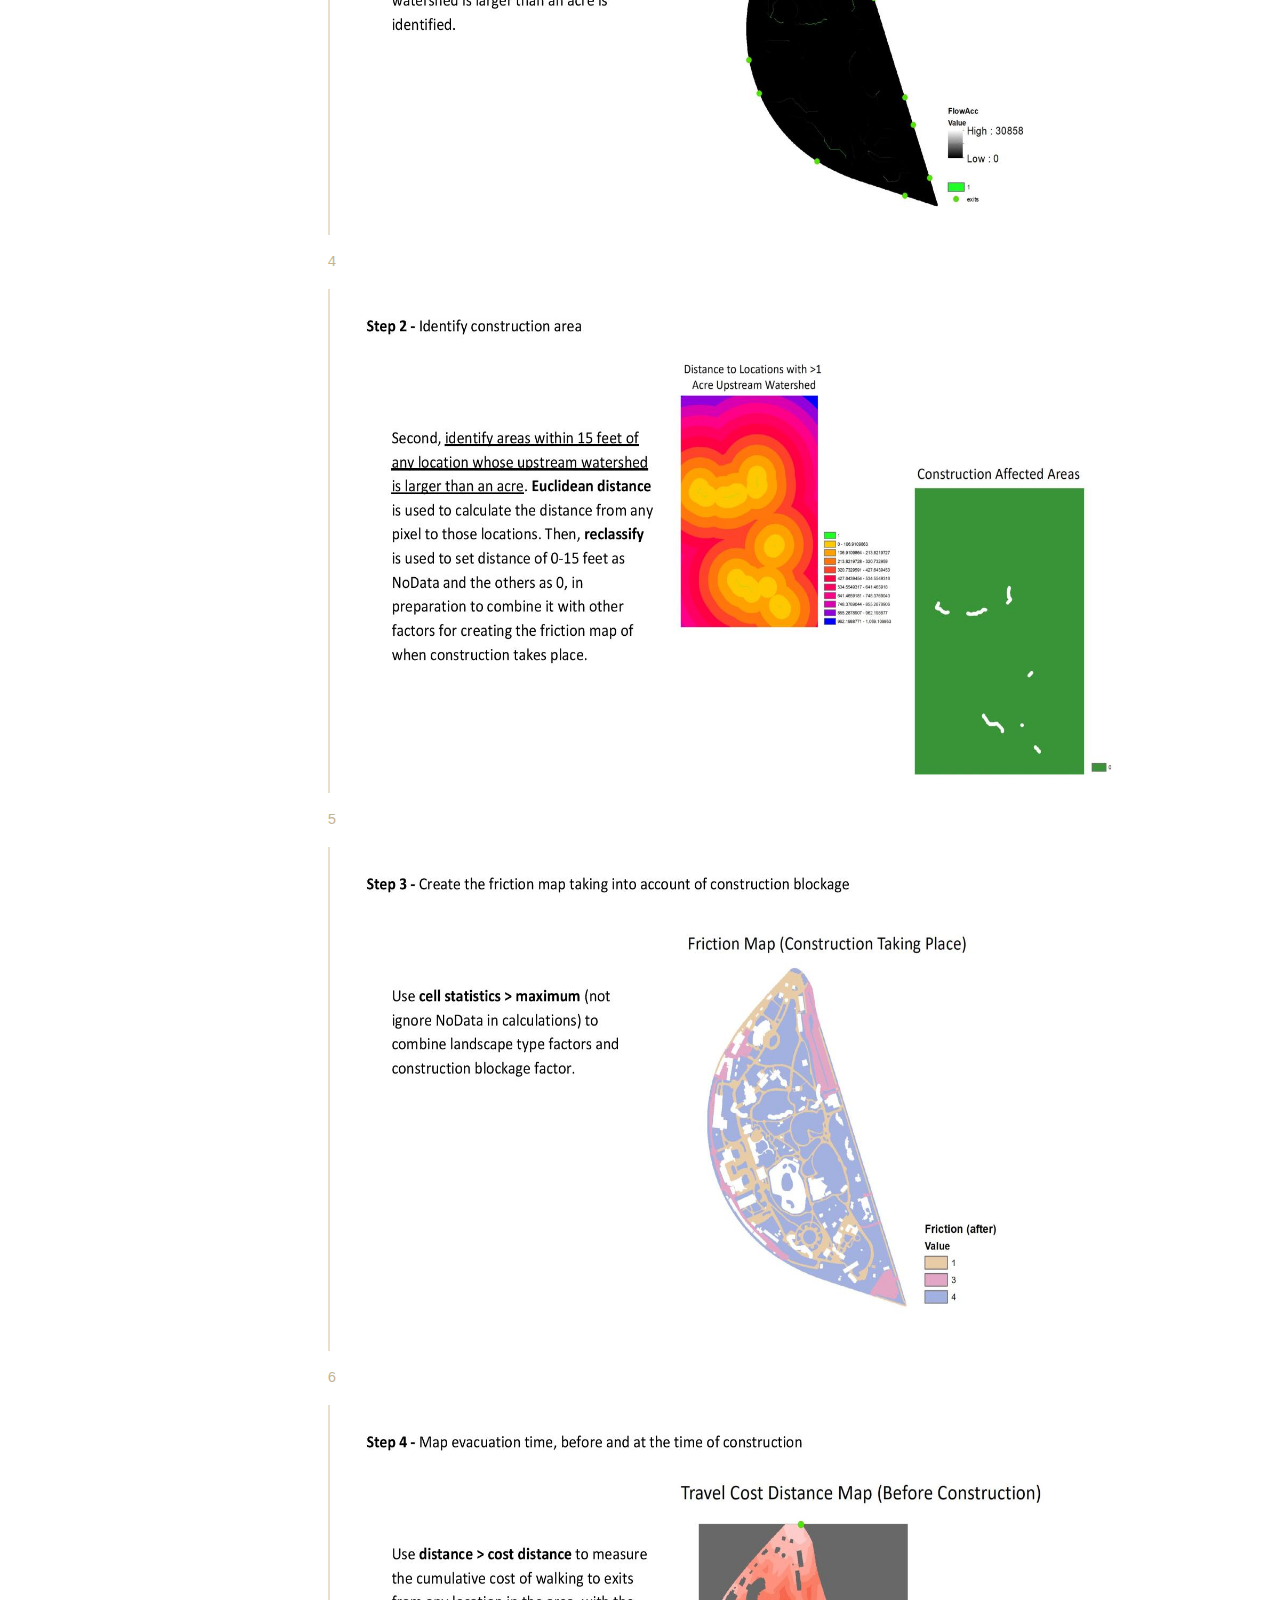
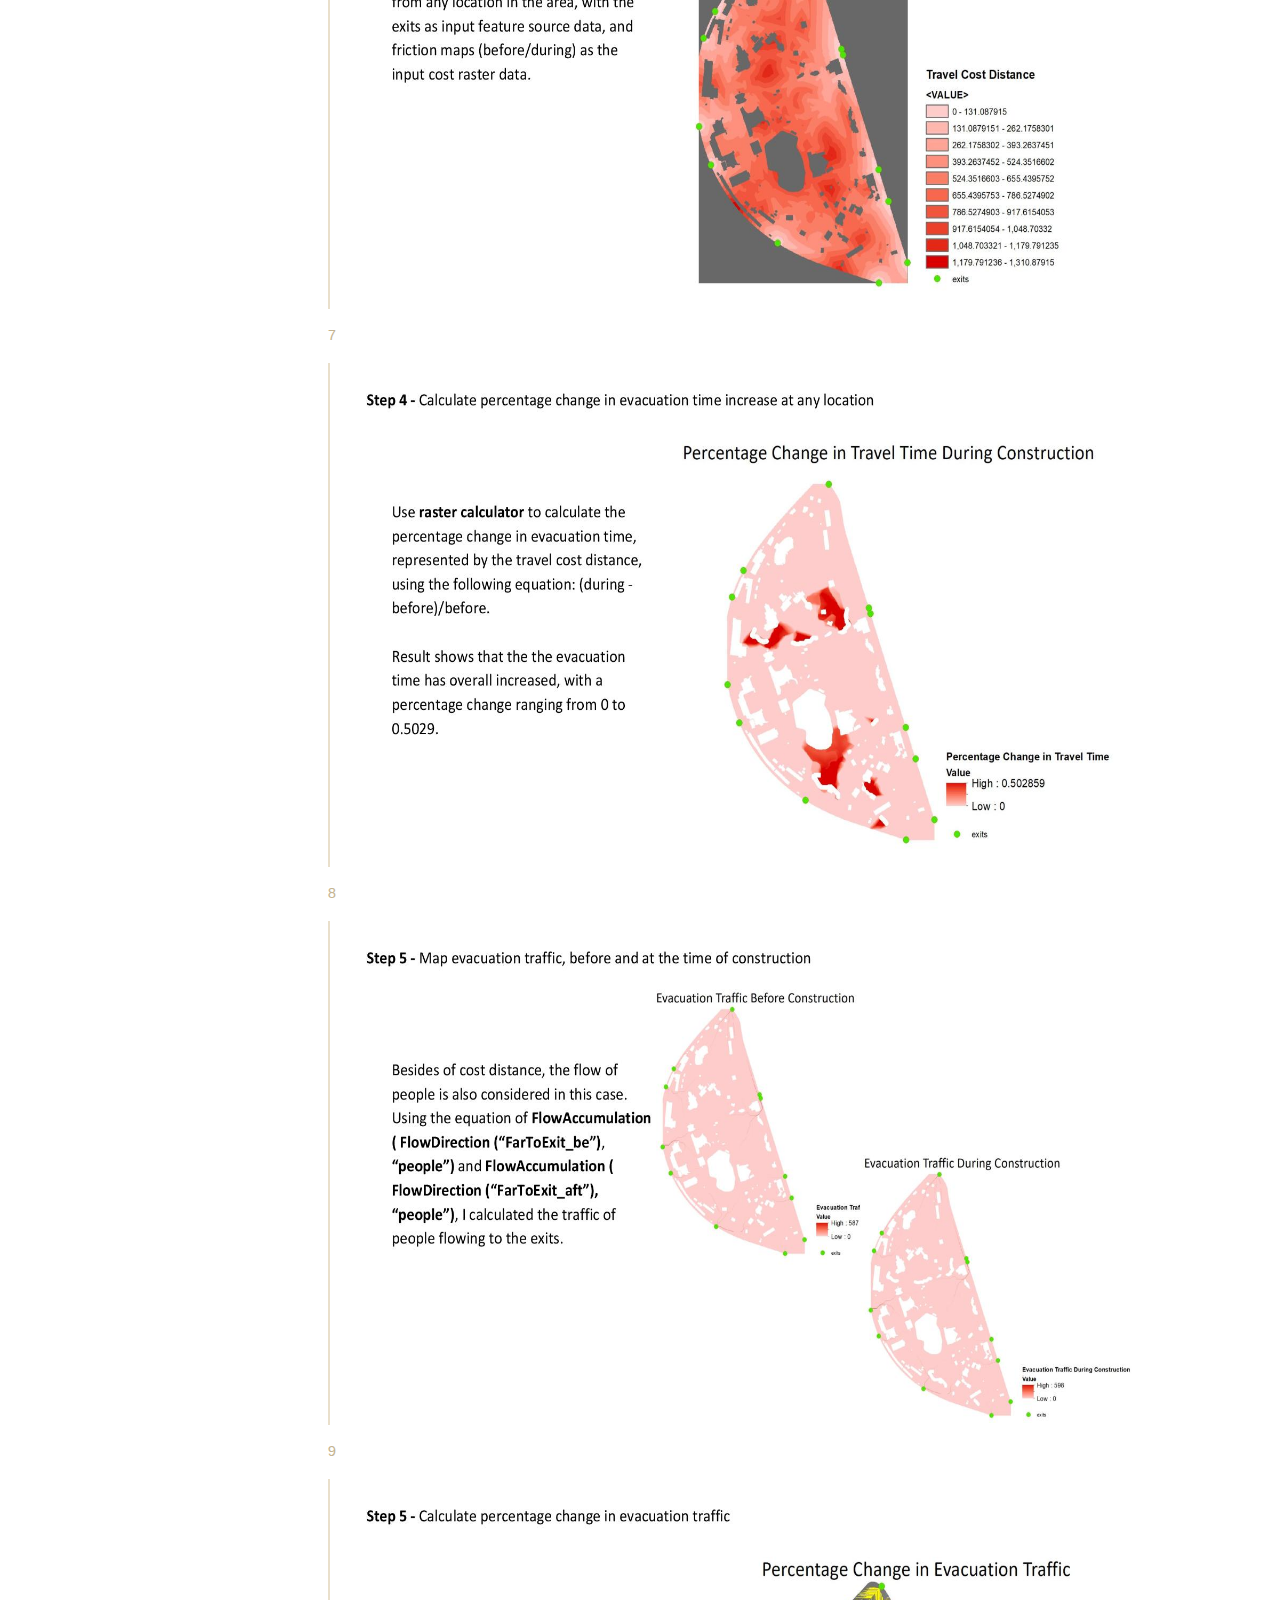
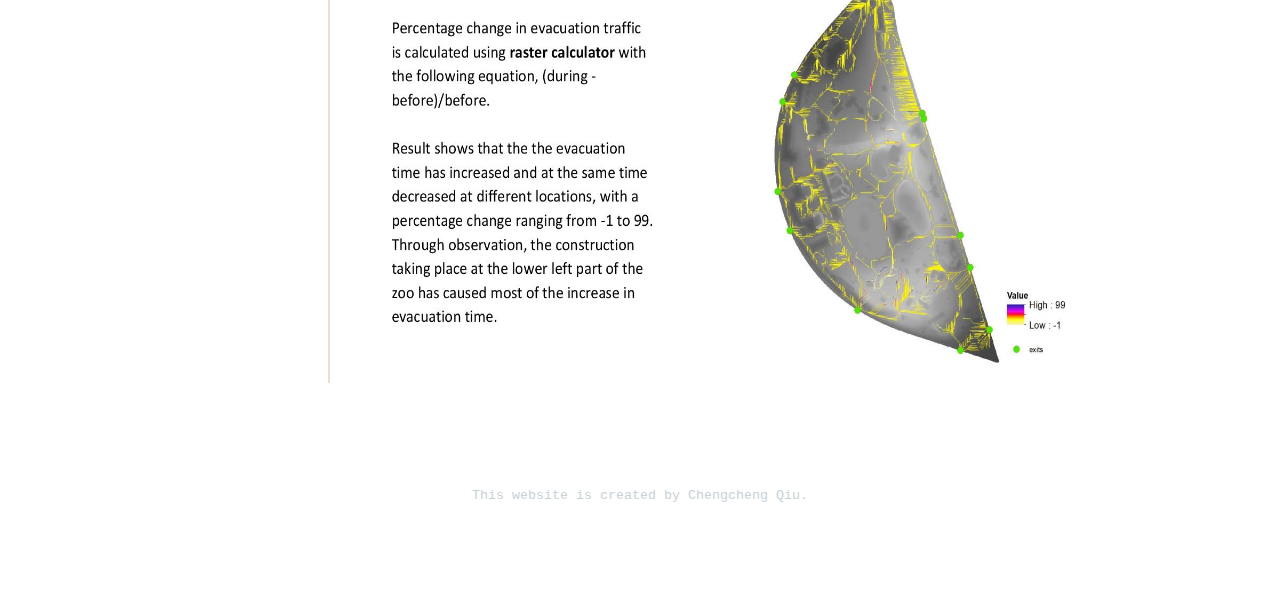
<file: space4.html>
<!DOCTYPE html>
<html lang="en">
    <head>
        <!-- integrate Bootstrap -->
        <meta charset="utf-8"/>
        <meta name="viewport" content="width=device-width, initial-scale=1, shrink-to-fit=no"/>
        <link href="https://stackpath.bootstrapcdn.com/bootstrap/4.1.3/css/bootstrap.min.css" rel="stylesheet">

        <!-- integrate styles.css here -->
        <link href="styles.css" rel="stylesheet">

        <!-- integrate emoji -->
        <!-- reference from: https://afeld.github.io/emoji-css/> -->
        <link href="https://afeld.github.io/emoji-css/emoji.css" rel="stylesheet">


        <title>Chengcheng Qiu - Works</title>
    </head>

    <body>
        <!-- Implement a navbar -->
        <!-- reference from: https://getbootstrap.com/docs/4.0/components/navbar/ -->
        <nav id="homeNavbar" class="navbar navbar-expand-lg navbar-dark" style="background-color: #FE6911;">
        <div class="container-fluid">
          <!-- navbar logo -->
          <a class="navbar-brand logo" href="index.html">
              Chengcheng &nbsp;<i class="em em-tangerine lg-tangerine"></i>&nbsp;<i class="em em-tangerine sm-tangerine"></i>
          </a>

            <!-- toggler button -->
            <button class="navbar-toggler" type="button" data-toggle="collapse" data-target="#navbarNav" aria-controls="navbarNav" aria-expanded="false" aria-label="Toggle navigation">
              <span class="navbar-toggler-icon"></span>
            </button>
            <!-- navbar options -->
            <div class="collapse navbar-collapse" id="navbarNav">
             <ul class="navbar-nav">
               <li class="nav-item">
                 <a class="nav-link" href="index.html">&nbsp;Home&nbsp;&nbsp;</a>
               </li>
               <li class="nav-item">
                 <a class="nav-link" href="profile.html">Profile&nbsp;&nbsp;</a>
               </li>
               <li class="active">
                 <a class="nav-link" href="works.html">Works&nbsp;&nbsp;<span class="sr-only">(current)</span></a>
               </li>
             </ul>
            </div>
        </div>
        </nav>

        <div class="row">
        <!-- left-hand side menu for selecting works -->
        <div class="col-sm-3">
        <div class="wrapper">
            <!-- Sidebar -->
            <nav id="sidebar">
                <div class="sidebar-header">
                    <a href="works.html" class="submenu_title">Works</a>
                </div>

                <ul class="list-unstyled components">
                    <p class="submenu_subtitle">GIS Practices</p>
                    <li class="active">
                        <a href="#homeSubmenu" data-toggle="collapse" aria-expanded="false"
                        class="dropdown-toggle submenu_listing submenu">&#9900;&nbsp;Modeling Space</a>

                        <ul class="collapse list-unstyled submenu_item" id="homeSubmenu">
                            <li>
                                <a href="space1.html" class="submenu">Exercise 1</a>
                            </li>
                            <li>
                                <a href="space2.html" class="submenu">Exercise 2</a>
                            </li>
                            <li>
                                <a href="space3.html" class="submenu">Exercise 3</a>
                            </li>
                            <li>
                                <a href="space4.html" class="submenu">Exercise 4</a>
                            </li>
                        </ul>
                    </li>
                    <li>
                        <a href="#pageSubmenu" data-toggle="collapse" aria-expanded="false"
                        class="dropdown-toggle submenu_listing submenu">&#9900;&nbsp;Modeling Objects</a>

                        <ul class="collapse list-unstyled submenu_item" id="pageSubmenu">
                          <li>
                              <a href="object1.html" class="submenu">Exercise 1</a>
                          </li>
                        </ul>
                    </li>

                    <p class="submenu_subtitle">Google Earth Engine</p>
                    <li>
                        <a href="EE1.html" class="submenu_listing submenu">&#9900;&nbsp;Forest App</a>
                    </li>
                    <p class="submenu_subtitle">Programming</p>
                      <li>
                          <a href="visualizer.html" class="submenu_listing submenu">&#9900;&nbsp;Data Visualizer</a>
                      </li>
                    <p class="submenu_subtitle">Remote Sensing</p>
                      <li>
                          <a href="hutong.html" class="submenu_listing submenu">&#9900;&nbsp;Hutong Study</a>
                      </li>
                </ul>
            </nav>

        </div>
        </div>

        <div class="col">
          <p class="content_description">
            Modeling Space - Fluid Dynamics
          </p>
          <p class="pagenumber">1</p>
          <p class="contents">
            <img src="/works/fluid/1.jpg" width="800px" height="500px">
          </p>
          <p class="pagenumber">2</p>
          <p class="contents">
            <img src="/works/fluid/2.jpg" width="800px" height="500px">
          </p>
          <p class="pagenumber">3</p>
          <p class="contents">
            <img src="/works/fluid/3.jpg" width="800px" height="500px">
          </p>
          <p class="pagenumber">4</p>
          <p class="contents">
            <img src="/works/fluid/4.jpg" width="800px" height="500px">
          </p>
          <p class="pagenumber">5</p>
          <p class="contents">
            <img src="/works/fluid/5.jpg" width="800px" height="500px">
          </p>
          <p class="pagenumber">6</p>
          <p class="contents">
            <img src="/works/fluid/6.jpg" width="800px" height="500px">
          </p>
          <p class="pagenumber">7</p>
          <p class="contents">
            <img src="/works/fluid/7.jpg" width="800px" height="500px">
          </p>
          <p class="pagenumber">8</p>
          <p class="contents">
            <img src="/works/fluid/8.jpg" width="800px" height="500px">
          </p>
          <p class="pagenumber">9</p>
          <p class="contents">
            <img src="/works/fluid/9.jpg" width="800px" height="500px">
          </p>
        </div>
      </div>

          <!-- footer, resembles the logo -->
          <footer class="footnote">
              <i class="em em-tangerine sm-tangerine"></i> This website is created by Chengcheng Qiu. <i class="em em-tangerine lg-tangerine"></i>
              <pre>                                                               <i class="em em-tangerine sm-tangerine"></i></pre>
          </footer>

        <!-- Optional JavaScript, I'm using these in order to implement my navbar -->
        <!-- reference from: https://getbootstrap.com/docs/4.0/getting-started/introduction/ -->
        <!-- jQuery first, then Popper.js, then Bootstrap JS -->
        <script src="https://code.jquery.com/jquery-3.2.1.slim.min.js" integrity="sha384-KJ3o2DKtIkvYIK3UENzmM7KCkRr/rE9/Qpg6aAZGJwFDMVNA/GpGFF93hXpG5KkN" crossorigin="anonymous"></script>
        <script src="https://cdnjs.cloudflare.com/ajax/libs/popper.js/1.12.9/umd/popper.min.js" integrity="sha384-ApNbgh9B+Y1QKtv3Rn7W3mgPxhU9K/ScQsAP7hUibX39j7fakFPskvXusvfa0b4Q" crossorigin="anonymous"></script>
        <script src="https://maxcdn.bootstrapcdn.com/bootstrap/4.0.0/js/bootstrap.min.js" integrity="sha384-JZR6Spejh4U02d8jOt6vLEHfe/JQGiRRSQQxSfFWpi1MquVdAyjUar5+76PVCmYl" crossorigin="anonymous"></script>
    </body>
</html>
</file>
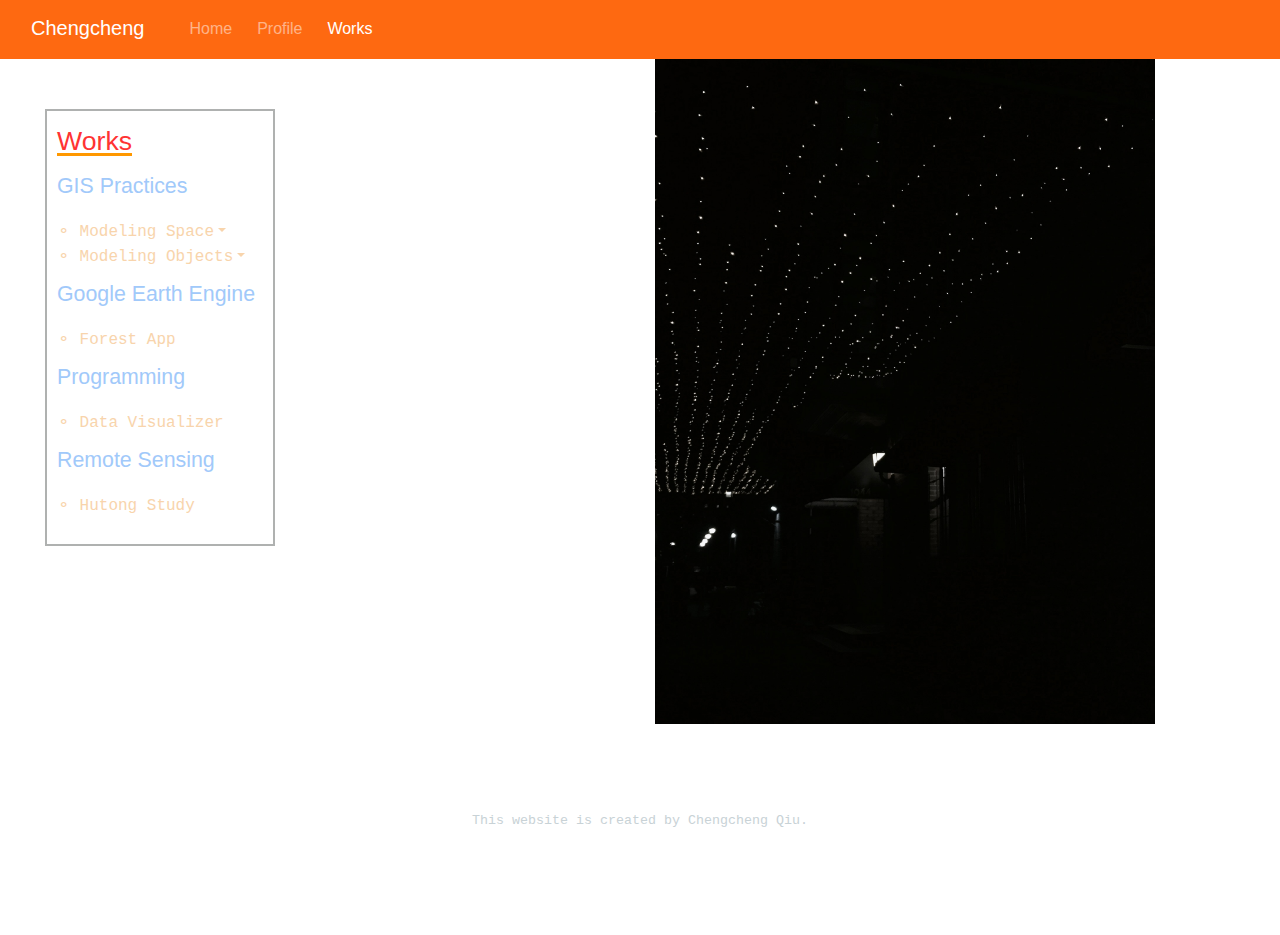
<file: works.html>
<!DOCTYPE html>
<html lang="en">
    <head>
        <!-- integrate Bootstrap -->
        <meta charset="utf-8"/>
        <meta name="viewport" content="width=device-width, initial-scale=1, shrink-to-fit=no"/>
        <link href="https://stackpath.bootstrapcdn.com/bootstrap/4.1.3/css/bootstrap.min.css" rel="stylesheet">

        <!-- integrate styles.css here -->
        <link href="styles.css" rel="stylesheet">

        <!-- integrate emoji -->
        <!-- reference from: https://afeld.github.io/emoji-css/> -->
        <link href="https://afeld.github.io/emoji-css/emoji.css" rel="stylesheet">

        <title>Chengcheng Qiu - Works</title>
    </head>

    <body>
        <!-- Implement a navbar -->
        <!-- reference from: https://getbootstrap.com/docs/4.0/components/navbar/ -->
        <nav id="homeNavbar" class="navbar navbar-expand-lg navbar-dark" style="background-color: #FE6911;">
        <div class="container-fluid">
          <!-- navbar logo -->
          <a class="navbar-brand logo" href="index.html">
              Chengcheng &nbsp;<i class="em em-tangerine lg-tangerine"></i>&nbsp;<i class="em em-tangerine sm-tangerine"></i>
          </a>

            <!-- toggler button -->
            <button class="navbar-toggler" type="button" data-toggle="collapse" data-target="#navbarNav" aria-controls="navbarNav" aria-expanded="false" aria-label="Toggle navigation">
              <span class="navbar-toggler-icon"></span>
            </button>
            <!-- navbar options -->
            <div class="collapse navbar-collapse" id="navbarNav">
             <ul class="navbar-nav">
               <li class="nav-item">
                 <a class="nav-link" href="index.html">&nbsp;Home&nbsp;&nbsp;</a>
               </li>
               <li class="nav-item">
                 <a class="nav-link" href="profile.html">Profile&nbsp;&nbsp;</a>
               </li>
               <li class="active">
                 <a class="nav-link" href="works.html">Works&nbsp;&nbsp;<span class="sr-only">(current)</span></a>
               </li>
             </ul>
            </div>
        </div>
        </nav>

        <div class="row">
        <!-- left-hand side menu for selecting works -->
        <div class="col-sm-6">
        <div class="wrapper">
            <!-- Sidebar -->
            <nav id="sidebar">
                <div class="sidebar-header">
                    <a href="works.html" class="submenu_title menu" >Works</a>
                </div>

                <ul class="list-unstyled components">
                    <p class="submenu_subtitle">GIS Practices</p>
                    <li class="active">
                        <a href="#homeSubmenu" data-toggle="collapse" aria-expanded="false"
                        class="dropdown-toggle submenu_listing submenu">&#9900;&nbsp;Modeling Space</a>

                        <ul class="collapse list-unstyled submenu_item" id="homeSubmenu">
                            <li>
                                <a href="space1.html" class="submenu">Exercise 1</a>
                            </li>
                            <li>
                                <a href="space2.html" class="submenu">Exercise 2</a>
                            </li>
                            <li>
                                <a href="space3.html" class="submenu">Exercise 3</a>
                            </li>
                            <li>
                                <a href="space4.html" class="submenu">Exercise 4</a>
                            </li>
                        </ul>
                    </li>
                    <li>
                        <a href="#pageSubmenu" data-toggle="collapse" aria-expanded="false"
                        class="dropdown-toggle submenu_listing submenu">&#9900;&nbsp;Modeling Objects</a>

                        <ul class="collapse list-unstyled submenu_item" id="pageSubmenu">
                            <li>
                                <a href="object1.html" class="submenu">Exercise 1</a>
                            </li>
                        </ul>
                    </li>

                    <p class="submenu_subtitle">Google Earth Engine</p>
                    <li>
                        <a href="EE1.html" class="submenu_listing submenu">&#9900;&nbsp;Forest App</a>
                    </li>
                    <p class="submenu_subtitle">Programming</p>
                      <li>
                          <a href="visualizer.html" class="submenu_listing submenu">&#9900;&nbsp;Data Visualizer</a>
                      </li>
                    <p class="submenu_subtitle">Remote Sensing</p>
                      <li>
                          <a href="hutong.html" class="submenu_listing submenu">&#9900;&nbsp;Hutong Study</a>
                      </li>
                </ul>
            </nav>

        </div>
        </div>

        <div class="col">
            <img src="/picture/nightlight.jpg" width="500px" height="665px">
        </div>
      </div>

          <!-- footer, resembles the logo -->
          <footer class="footnote">
              <i class="em em-tangerine sm-tangerine"></i> This website is created by Chengcheng Qiu. <i class="em em-tangerine lg-tangerine"></i>
              <pre>                                                               <i class="em em-tangerine sm-tangerine"></i></pre>
          </footer>

        <!-- Optional JavaScript, I'm using these in order to implement my navbar -->
        <!-- reference from: https://getbootstrap.com/docs/4.0/getting-started/introduction/ -->
        <!-- jQuery first, then Popper.js, then Bootstrap JS -->
        <script src="https://code.jquery.com/jquery-3.2.1.slim.min.js" integrity="sha384-KJ3o2DKtIkvYIK3UENzmM7KCkRr/rE9/Qpg6aAZGJwFDMVNA/GpGFF93hXpG5KkN" crossorigin="anonymous"></script>
        <script src="https://cdnjs.cloudflare.com/ajax/libs/popper.js/1.12.9/umd/popper.min.js" integrity="sha384-ApNbgh9B+Y1QKtv3Rn7W3mgPxhU9K/ScQsAP7hUibX39j7fakFPskvXusvfa0b4Q" crossorigin="anonymous"></script>
        <script src="https://maxcdn.bootstrapcdn.com/bootstrap/4.0.0/js/bootstrap.min.js" integrity="sha384-JZR6Spejh4U02d8jOt6vLEHfe/JQGiRRSQQxSfFWpi1MquVdAyjUar5+76PVCmYl" crossorigin="anonymous"></script>
    </body>
</html>
</file>
<file: styles.css>
/* background gif */
.bgif
{
    background-image: url("https://media.giphy.com/media/wPfjALm0Xk43C/giphy.gif");
    background-repeat: repeat-x;
    background-size: 200px 130px;
}

/* 1. HOME PAGE */
.welcome_message
{
    text-align: right;
    margin-right: 30px;
    font-family: monospace;
    margin-top: 80px;
    font-size: 1.5em;
    color:#FECF11;
}

.lastname_pinyin
{
    text-align: left;
    margin-left: 60px;
    margin-top: 10px;
    font-size: 30pt;
    font-family: "Courier New", monospace, sans-serif;
    color:#FE5911;
}

.firstname_pinyin
{
    text-align: left;
    margin-left: 60px;
    margin-top: 10px;
    font-size: 30pt;
    font-family: "Courier New", monospace, sans-serif;
    color:#FEB711;
}

.name_character
{
    text-align: right;
    margin-right: 500px;
    margin-top: 150px;
    font-size: 10pt;
    font-family: "Courier New", monospace, sans-serif;
    color:#C8D2D6;
}

.name_use
{
    text-align: left;
    margin-left: 300px;
    margin-top: 10px;
    font-size: 18pt;
    font-family: "Courier New", monospace, sans-serif;
    color:#C8D2D6;
}

.lastnameNmore
{
    text-align: left;
    margin-left: 420px;
    font-size: 12pt;
    margin-top: 50px;
    padding: 15px;
    font-family: "Courier New", monospace, sans-serif;
    color:#FE5911;
}

.firstnameNmore
{
    text-align: left;
    margin-left: 420px;
    font-size: 12pt;
    margin-top: 50px;
    padding: 15px;
    font-family: "Courier New", monospace, sans-serif;
    color:#FEB711;
}

.fallpicture
{
    text-align: right;
    margin-right: 500px;
    margin-top: 150px;
    color:#C8D2D6;
}

.homepicture
{
    text-align: right;
    margin-right: 220px;
    margin-top: 150px;
    color:#8BCBE5;
}

.footnote
{
    text-align: center;
    margin: 80px;
    font-family: "Courier New", monospace, sans-serif;
    font-size: 10pt;
    color: #C8D2D6;
}

.sm-tangerine
{
    font-size: 7pt;
    vertical-align: middle;
    line-height: 2;
}

.lg-tangerine
{
    font-size: 12pt;
    vertical-align: middle;
    line-height: 2;
}

.logo
{
    font-family:"Optima", sans-serif;
    font-size: 15pt;
}

/* 2. PROFILE PAGE */


/* 3. WORKS PAGE */
.wrapper
{
    display: flex;
    width: 230px;
    align-items: stretch;
    margin-top: 50px;
    margin-left: 45px;
    padding:10px;
    border:solid;
    border-width: 2px;
    border-color:#AFB1B0;
}

.submenu_title
{
  font-family: "Gill Sans", sans-serif;
  font-size: 20pt;
  color:#FF3333;
}

.submenu_subtitle
{
  font-family: "Gill Sans", sans-serif;
  font-size: 16pt;
  color:#A1C9FA;
  margin-top:10px;
}

.submenu_listing
{
  font-family:monospace, sans-serif;
  font-size: 12pt;
  color: #F8D4AC;
}

.submenu_item
{
  font-family:monospace, sans-serif;
  font-size: 12pt;
  margin-left: 40px;
  color: #EE7CF6;
}

a.submenu:hover{
  background-color: #FF0318;
  color:white;
}

a.submenu:visited{
  color:#BBFD77;
}

a.menu:hover{
  background-color: #FF0318;
  color:white;
}

:root {
  --mainColor: #ff9800;
}

a.menu {
  background: linear-gradient(to bottom, var(--mainColor) 0%, var(--mainColor) 100%);
    background-position: 0 100%;
    background-repeat: repeat-x;
    background-size: 3px 3px;
  color: #FF3333;
  text-decoration: none;
}

a.menu:hover {
  background-image: url("data:image/svg+xml;charset=utf8,%3Csvg id='squiggle-link' xmlns='http://www.w3.org/2000/svg' xmlns:xlink='http://www.w3.org/1999/xlink' xmlns:ev='http://www.w3.org/2001/xml-events' viewBox='0 0 20 4'%3E%3Cstyle type='text/css'%3E.squiggle{animation:shift .3s linear infinite;}@keyframes shift {from {transform:translateX(0);}to {transform:translateX(-20px);}}%3C/style%3E%3Cpath fill='none' stroke='%23ff9800' stroke-width='2' class='squiggle' d='M0,3.5 c 5,0,5,-3,10,-3 s 5,3,10,3 c 5,0,5,-3,10,-3 s 5,3,10,3'/%3E%3C/svg%3E");
  background-position: 0 100%;
  background-size: auto 6px;
  background-repeat: repeat-x;
  text-decoration: none;
  background-color:white;
  color:#FF3333;
}

.workfile{
  display: flex;
  width: 80%;
  align-items: stretch;
  margin-top: 50px;
  margin-left: 20px;
  padding:10px;
  border:solid;
  border-width: 2px;
  border-color:#AFB1B0;
}

.content_title{
  font-family: "Gill Sans", sans-serif;
  font-size: 16pt;
  color:#A1C9FA;
  margin-top:70px;
}

.content_description{
  font-family: monospace, sans-serif;
  font-size: 11pt;
  color:black;
  margin-top:80px;
}

.pagenumber{
  font-family: monospace, sans-serif;
  font-size: 11pt;
  color:#C5B491;
  margin-top:3px;
}

.contents{
  padding: 2px;
  border-left:solid;
  border-width:2px;
  border-color:#E9DFCB;
  width:auto;
  align-items: center;
}


.profile_wrapper{
  display: flex;
  width: 800px;
  align-items: inline-block;
  margin-top: 50px;
  padding:10px;
  border:solid;
  border-width: 2px;
  border-color:#AFB1B0;
  background-color:#AFB1B0;
  font-family: "Gill Sans", sans-serif;
  font-size: 17pt;
  color: white;
}

.profile_content{
  font-family: monospace, sans-serif;
  font-size: 10pt;
  color:black;
  margin-top:15px;
  margin-left:10px;
  margin-right:10px;
  color: #828282;
}

.profile_title{
  font-family: monospace, sans-serif;
  font-size: 11pt;
  color:black;
  margin-top:15px;
  margin-left:10px;
}

.visualizer_title{
  font-family: monospace, sans-serif;
  font-size: 15pt;
  color:black;
  margin-left:100px;
  margin-top:40px;
  align-self: center;
}













/* OLD ONES */

header
{
    text-align: right;
    margin-right: 30px;
    font-family: cochin;
    margin-top: 80px;
    font-size: 1.5em;
    color:#FECF11;
}

.subtitle
{
    text-align: right;
    margin-right: 30px;
    font-family: cochin;
    margin-top: 80px;
    font-size: 1.3em;
    color:#7ED5FF;
}

/* orange-red-colored title, left-aligned */
h1
{
    text-align: left;
    margin-left: 60px;
    margin-top: 10px;
    font-family: cochin;
    color:#FE5911;
}

/* yellow-colored title, left-aligned */
h2
{
    text-align: left;
    margin-left: 60px;
    margin-top: 10px;
    font-family: cochin;
    color:#FEB711;
}

h3
{
    margin-left: 5px;
    margin-top: 57px;
    font-size: 1.2em;
    color:#4460C0;
}

h4
{
    text-decoration: underline;
    font-size: 0.8em;
    margin-top: 80px;
    margin-left: 20px;
}

/*grey-colored small-sized text, left-aligned, often put after sub-section's headings */
.text1
{
    text-align: left;
    margin-left: 200px;
    margin-top: 10px;
    font-family: cochin;
    color:#FE5911;
}

/* compared to text1, farther from left, but still on the left side */
.text2
{
    text-align: left;
    margin-left: 300px;
    margin-top: 10px;
    color:#C8D2D6;
}

/* grey, closest to left*/
.text5
{
    text-align: left;
    margin-left: 20px;
    margin-top: 50px;
    color:#C8D2D6;
}

.text6
{
    text-align: left;
    margin-left: 100px;
    margin-top: 50px;
    color:#C8D2D6;
}

/* compared to text2, farther from left, but still on the left side */
.lefttext
{
    text-align: left;
    margin-left: 420px;
    font-size: 1em;
    margin-top: 80px;
    padding: 15px;
    font-family: cochin;
}

/* centerred text */
.text3
{
    text-align:center;
    margin-left: 420px;
    padding: 65px;
    font-family: cochin;
}

/* right side text */
.text4
{
    text-align: left;
    margin-right: 150px;
    margin-top: 10px;
    color:#C8D2D6;
}

/* dashed foot notes */
.dashed
{
    text-align: center;
    border-style: dashed;
    border-width: 2px;
    border-color: #FDEDEC;
    margin: 80px;
}

.simpletext
{
    text-decoration: underline;
    font-size: 1.1em;
    margin-top: 80px;
    margin-left: 20px;
}
</file>
